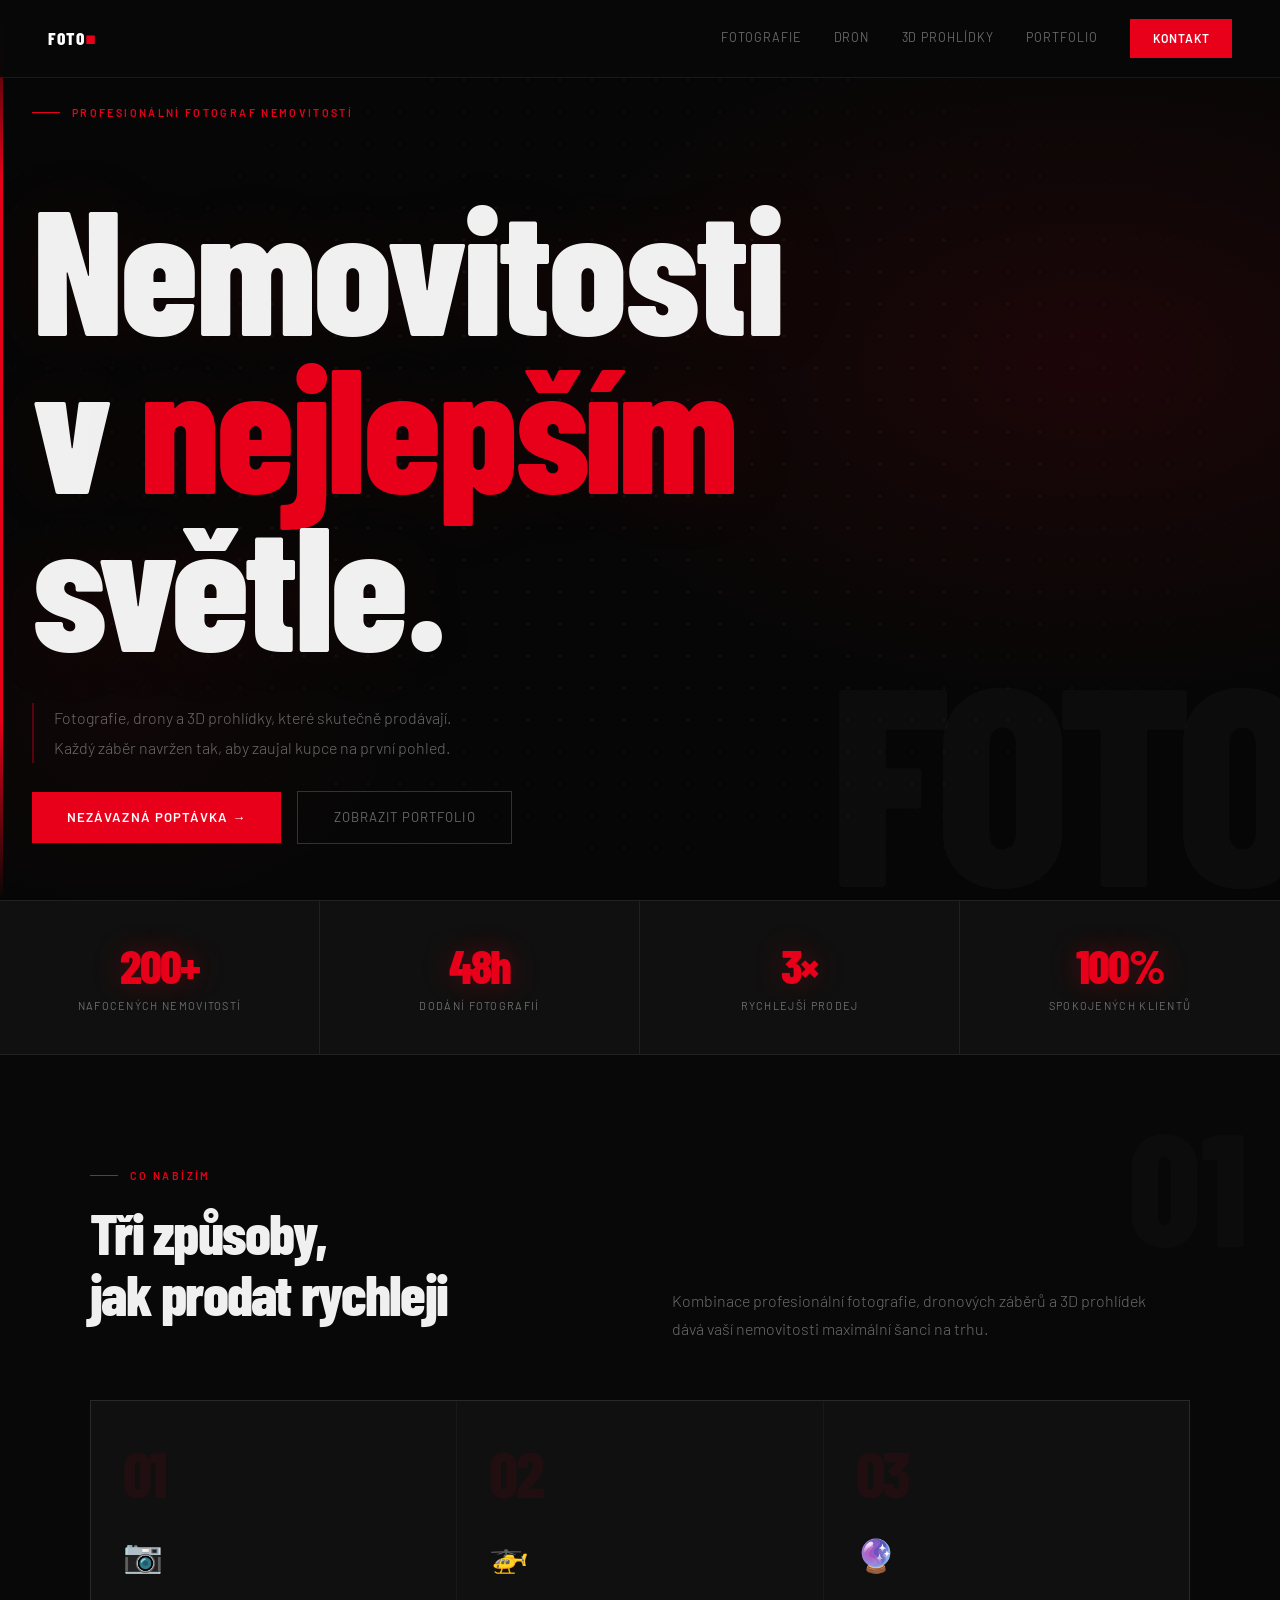
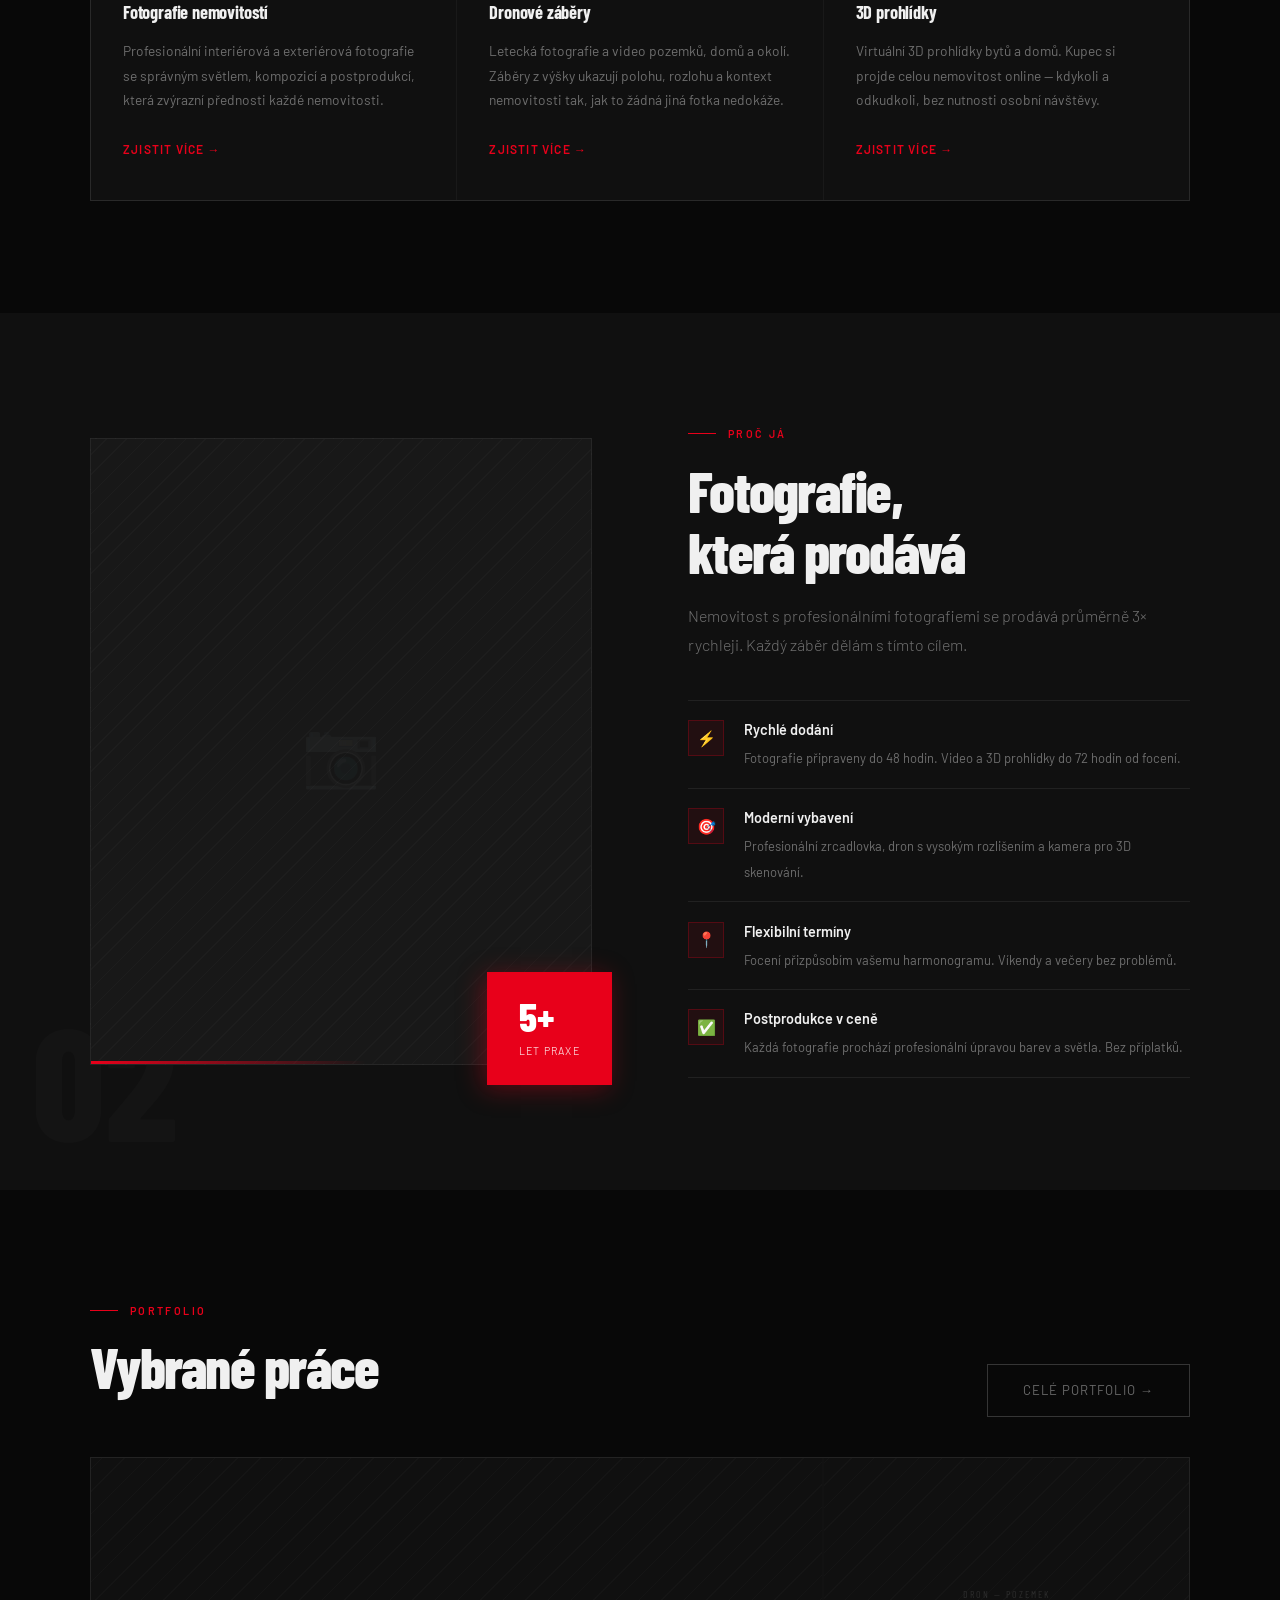
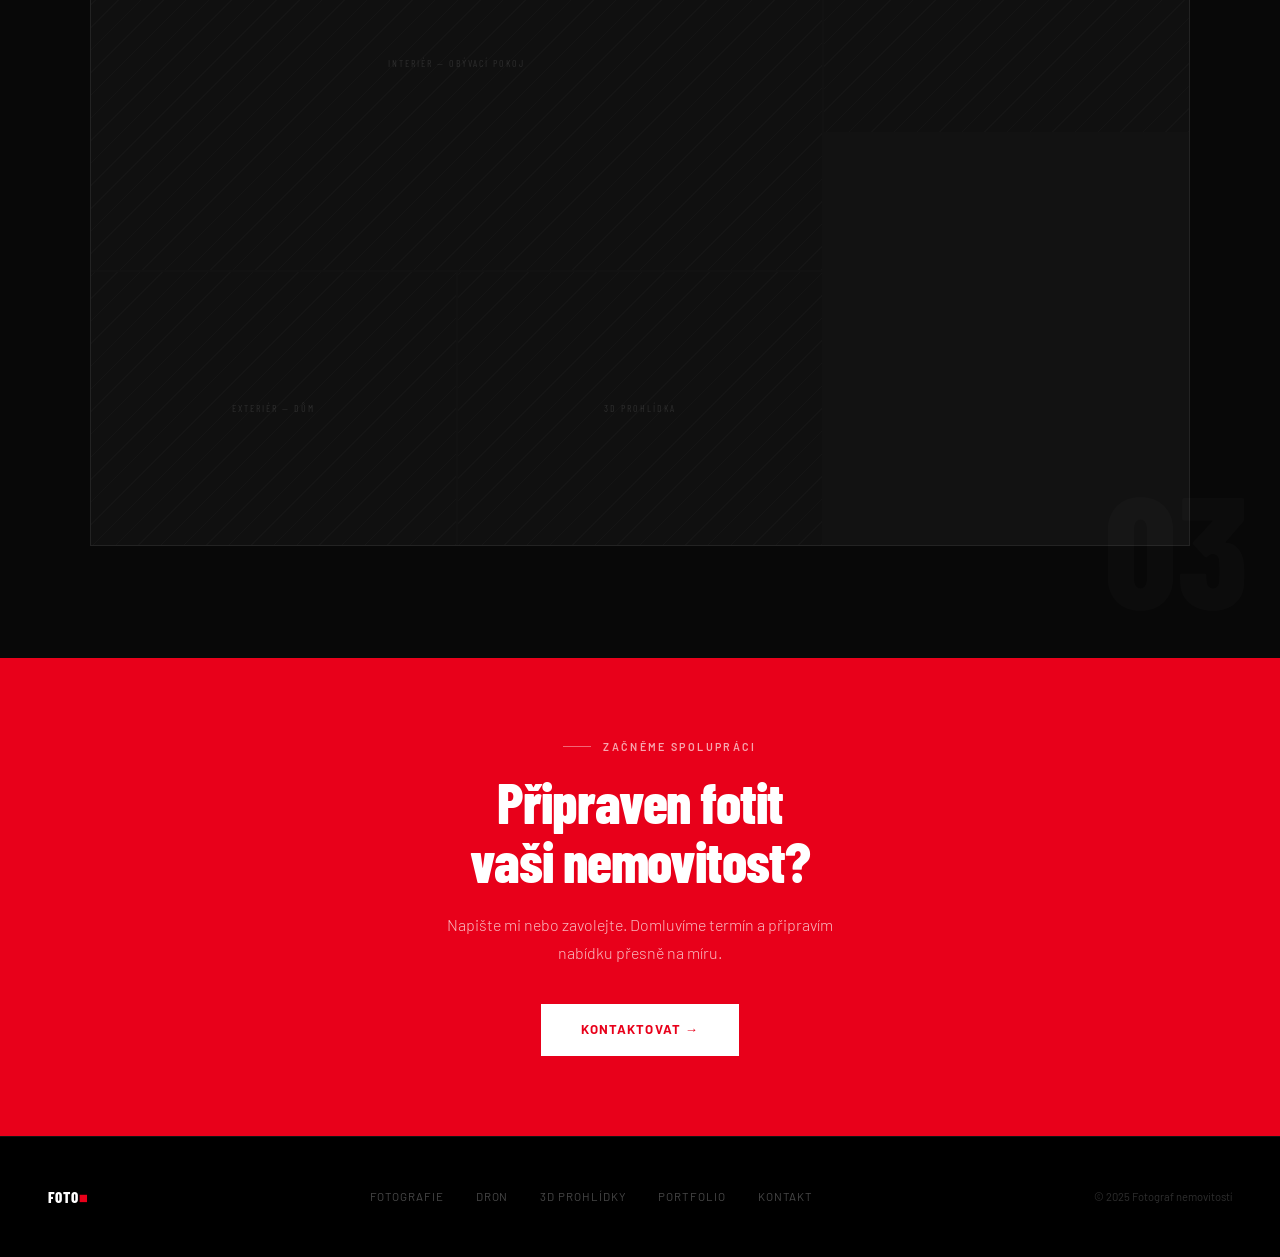
<file: index.html>
<!DOCTYPE html>
<html lang="cs">
<head>
  <meta charset="UTF-8"/>
  <meta name="viewport" content="width=device-width, initial-scale=1.0"/>
  <title>Fotograf nemovitostí — Fotografie, Dron, 3D prohlídky</title>
  <link href="https://fonts.googleapis.com/css2?family=Barlow+Condensed:wght@600;700;800&family=Barlow:ital,wght@0,300;0,400;0,500;1,300&display=swap" rel="stylesheet"/>
  <link rel="stylesheet" href="style.css"/>
  <style>
    /* ── HERO ── */
    .hero {
      min-height: 100vh;
      display: flex; flex-direction: column;
      padding: 0;
      position: relative; overflow: hidden;
      background: #060606;
    }
    /* red glow */
    .hero::before {
      content: '';
      position: absolute; inset: 0; z-index: 0;
      background:
        radial-gradient(ellipse 70% 60% at 85% 40%, rgba(232,0,26,0.10) 0%, transparent 65%),
        radial-gradient(ellipse 40% 40% at 10% 80%, rgba(232,0,26,0.04) 0%, transparent 60%);
    }
    /* dot grid */
    .hero::after {
      content: '';
      position: absolute; inset: 0; z-index: 0;
      background-image: radial-gradient(rgba(255,255,255,0.06) 1px, transparent 1px);
      background-size: 32px 32px;
      mask-image: radial-gradient(ellipse 80% 80% at 50% 50%, black 30%, transparent 100%);
    }
    .hero-watermark {
      position: absolute; right: -1rem; bottom: -1rem; z-index: 0;
      font-family: 'Barlow Condensed', sans-serif;
      font-size: clamp(8rem, 22vw, 18rem);
      font-weight: 800; line-height: 1;
      color: rgba(255,255,255,0.025);
      letter-spacing: -0.05em;
      user-select: none; pointer-events: none;
    }
    .hero-line {
      position: absolute; left: 0; top: 0; bottom: 0;
      width: 3px; background: linear-gradient(to bottom, transparent, var(--red) 20%, var(--red) 80%, transparent);
      z-index: 1;
    }
    .hero-inner {
      flex: 1;
      display: flex; flex-direction: column; justify-content: space-between;
      padding: 6.5rem 2rem 3.5rem;
      position: relative; z-index: 2;
    }
    .hero-label {
      font-size: 0.67rem; font-weight: 600; letter-spacing: 0.22em;
      text-transform: uppercase; color: var(--red);
      margin-bottom: 1.5rem;
      display: flex; align-items: center; gap: 0.75rem;
    }
    .hero-label::before {
      content: ''; display: block;
      width: 28px; height: 1px; background: var(--red);
    }
    .hero h1 {
      font-family: 'Barlow Condensed', sans-serif;
      font-size: clamp(4rem, 14vw, 11rem);
      font-weight: 800; line-height: 0.9;
      letter-spacing: -0.02em; margin: 0;
      text-shadow: 0 0 80px rgba(232,0,26,0.08);
    }
    .hero h1 .accent { color: var(--red); }
    .hero-sub {
      font-size: 1rem; color: var(--muted); font-weight: 300;
      max-width: 460px; line-height: 1.85; margin-bottom: 1.75rem;
      border-left: 2px solid rgba(232,0,26,0.35);
      padding-left: 1.25rem;
    }
    .hero-actions { display: flex; gap: 1rem; flex-wrap: wrap; align-items: center; }
    .hero-inner > * { animation: fadeUp 0.6s ease both; }
    .hero-inner > *:nth-child(1) { animation-delay: 0.05s; }
    .hero-inner > *:nth-child(2) { animation-delay: 0.18s; }
    .hero-inner > *:nth-child(3) { animation-delay: 0.34s; }

    /* ── STATS ── */
    .stats {
      background: var(--surface);
      border-top: 1px solid var(--border);
      border-bottom: 1px solid var(--border);
      display: grid; grid-template-columns: repeat(4, 1fr);
    }
    .stat-item {
      padding: 2.5rem 2rem; text-align: center;
      border-right: 1px solid var(--border);
      position: relative; overflow: hidden;
      transition: background 0.25s;
    }
    .stat-item:hover { background: var(--surface2); }
    .stat-item:last-child { border-right: none; }
    .stat-num {
      font-family: 'Barlow Condensed', sans-serif;
      font-size: 3rem; font-weight: 800;
      color: var(--red); display: block; letter-spacing: -0.04em;
      line-height: 1;
      text-shadow: 0 0 30px rgba(232,0,26,0.3);
    }
    .stat-label {
      font-size: 0.68rem; color: var(--muted);
      letter-spacing: 0.12em; text-transform: uppercase;
      margin-top: 0.5rem; display: block;
    }

    /* ── SERVICES ── */
    .services {
      background: var(--bg);
      position: relative; overflow: hidden;
    }
    .services::before {
      content: '01';
      position: absolute; right: 2rem; top: 3rem;
      font-family: 'Barlow Condensed', sans-serif; font-size: 10rem; font-weight: 800;
      color: rgba(255,255,255,0.02); line-height: 1;
      pointer-events: none; user-select: none;
    }
    .services-intro {
      display: grid; grid-template-columns: 1fr 1fr;
      gap: 4rem; align-items: end; margin-bottom: 3.5rem;
    }
    .services-grid {
      display: grid; grid-template-columns: repeat(3, 1fr);
      border: 1px solid var(--border);
      gap: 1px; background: var(--border);
    }
    .service-card {
      background: var(--surface);
      padding: 2.5rem 2rem;
      transition: background 0.3s, transform 0.3s;
      position: relative; overflow: hidden;
    }
    .service-card::before {
      content: ''; position: absolute;
      inset: 0;
      background: linear-gradient(135deg, rgba(232,0,26,0.04) 0%, transparent 60%);
      opacity: 0; transition: opacity 0.3s;
    }
    .service-card::after {
      content: ''; position: absolute;
      top: 0; left: 0; right: 0; height: 2px;
      background: var(--red);
      transform: scaleX(0); transform-origin: left;
      transition: transform 0.35s;
    }
    .service-card:hover { background: var(--surface2); }
    .service-card:hover::before { opacity: 1; }
    .service-card:hover::after { transform: scaleX(1); }
    .service-num {
      font-family: 'Barlow Condensed', sans-serif; font-size: 4rem; font-weight: 800;
      color: rgba(232,0,26,0.08); line-height: 1; margin-bottom: 1.5rem;
      display: block; letter-spacing: -0.04em;
      transition: color 0.3s;
    }
    .service-card:hover .service-num { color: rgba(232,0,26,0.15); }
    .service-icon { font-size: 2rem; display: block; margin-bottom: 1.1rem; }
    .service-title {
      font-family: 'Barlow Condensed', sans-serif;
      font-size: 1.15rem; font-weight: 700; margin-bottom: 0.75rem;
      letter-spacing: -0.01em;
    }
    .service-desc { font-size: 0.86rem; color: var(--muted); line-height: 1.75; }
    .service-link {
      display: inline-flex; align-items: center; gap: 0.5rem;
      margin-top: 1.75rem; font-size: 0.75rem;
      color: var(--red); text-decoration: none;
      letter-spacing: 0.1em; text-transform: uppercase; font-weight: 600;
      transition: gap 0.2s;
    }
    .service-link:hover { gap: 1rem; }

    /* ── WHY ── */
    .why {
      background: var(--surface);
      position: relative; overflow: hidden;
    }
    .why::before {
      content: '02';
      position: absolute; left: 2rem; bottom: 2rem;
      font-family: 'Barlow Condensed', sans-serif; font-size: 10rem; font-weight: 800;
      color: rgba(255,255,255,0.02); line-height: 1;
      pointer-events: none; user-select: none;
    }
    .why-grid {
      display: grid; grid-template-columns: 1fr 1fr;
      gap: 6rem; align-items: center;
    }
    .why-img {
      aspect-ratio: 4/5;
      position: relative;
      background: var(--surface2);
      border: 1px solid rgba(255,255,255,0.06);
      display: flex; align-items: center; justify-content: center;
      overflow: hidden;
      background-image:
        repeating-linear-gradient(-45deg,
          rgba(255,255,255,0.025) 0px, rgba(255,255,255,0.025) 1px,
          transparent 1px, transparent 14px);
    }
    .why-img-ph {
      font-family: 'Barlow Condensed', sans-serif; font-size: 4rem;
      color: rgba(255,255,255,0.04); position: relative; z-index: 1;
    }
    .why-img::after {
      content: '';
      position: absolute; bottom: 0; left: 0;
      width: 55%; height: 3px;
      background: linear-gradient(90deg, var(--red), transparent);
    }
    .why-badge {
      position: absolute; bottom: -1.25rem; right: -1.25rem;
      background: var(--red); padding: 1.5rem 2rem;
      box-shadow: -4px 4px 24px rgba(232,0,26,0.35);
    }
    .why-badge strong {
      display: block; font-family: 'Barlow Condensed', sans-serif;
      font-size: 2.5rem; font-weight: 800; color: white; line-height: 1;
    }
    .why-badge span {
      font-size: 0.66rem; color: rgba(255,255,255,0.8);
      letter-spacing: 0.12em; text-transform: uppercase;
    }
    .why-points { display: flex; flex-direction: column; margin-top: 2.5rem; }
    .why-point {
      display: flex; gap: 1.25rem; align-items: flex-start;
      padding: 1.1rem 0; border-bottom: 1px solid var(--border);
      transition: padding-left 0.25s;
    }
    .why-point:hover { padding-left: 0.5rem; }
    .why-point:first-child { border-top: 1px solid var(--border); }
    .why-icon {
      width: 36px; height: 36px; flex-shrink: 0;
      background: rgba(232,0,26,0.08); border: 1px solid rgba(232,0,26,0.25);
      display: flex; align-items: center; justify-content: center;
      font-size: 0.95rem; margin-top: 2px;
    }
    .why-point strong { display: block; font-size: 0.9rem; font-weight: 600; margin-bottom: 3px; }
    .why-point span { font-size: 0.81rem; color: var(--muted); line-height: 1.65; }

    /* ── PORTFOLIO PREVIEW ── */
    .portfolio-preview {
      background: var(--bg);
      position: relative; overflow: hidden;
    }
    .portfolio-preview::before {
      content: '03';
      position: absolute; right: 2rem; bottom: 2rem;
      font-family: 'Barlow Condensed', sans-serif; font-size: 10rem; font-weight: 800;
      color: rgba(255,255,255,0.02); line-height: 1;
      pointer-events: none; user-select: none;
    }
    .pp-header {
      display: flex; align-items: flex-end; justify-content: space-between;
      flex-wrap: wrap; gap: 1rem; margin-bottom: 2.5rem;
    }
    .pp-grid {
      display: grid;
      grid-template-columns: repeat(3, 1fr);
      grid-template-rows: auto auto;
      gap: 2px; background: rgba(255,255,255,0.04);
      border: 1px solid var(--border);
    }
    .pp-item {
      aspect-ratio: 4/3;
      position: relative; overflow: hidden;
      display: flex; align-items: center; justify-content: center;
      cursor: pointer;
      background: var(--surface);
      background-image:
        repeating-linear-gradient(-45deg,
          rgba(255,255,255,0.02) 0px, rgba(255,255,255,0.02) 1px,
          transparent 1px, transparent 16px);
    }
    .pp-item:first-child { grid-column: span 2; aspect-ratio: 16/9; }
    .pp-ph {
      font-family: 'Barlow Condensed', sans-serif; font-size: 0.62rem;
      letter-spacing: 0.2em; text-transform: uppercase;
      color: rgba(255,255,255,0.12);
    }
    .pp-overlay {
      position: absolute; inset: 0;
      background: linear-gradient(to top, rgba(0,0,0,0.7) 0%, transparent 60%);
      display: flex; align-items: flex-end; padding: 1.25rem;
      opacity: 0; transition: opacity 0.35s;
    }
    .pp-item:hover .pp-overlay { opacity: 1; }
    .pp-label {
      font-family: 'Barlow Condensed', sans-serif; font-size: 0.72rem;
      letter-spacing: 0.1em; text-transform: uppercase;
      color: white; font-weight: 600;
      transform: translateY(6px); transition: transform 0.35s;
    }
    .pp-item:hover .pp-label { transform: translateY(0); }

    @media (max-width: 1024px) and (min-width: 641px) {
      .hero-inner { padding: 6rem 2rem 3rem; }
      .services-intro { grid-template-columns: 1fr; gap: 1.5rem; }
      .services-grid { grid-template-columns: repeat(3, 1fr); }
      .why-grid { grid-template-columns: 1fr 1fr; gap: 3rem; }
      .pp-grid { grid-template-columns: repeat(2, 1fr); }
      .pp-item:first-child { grid-column: span 2; }
    }
    @media (max-width: 640px) {
      .hero-inner { padding: 6rem 1.25rem 2.5rem; }
      .hero h1 { font-size: clamp(3.5rem, 16vw, 6rem); }
      .hero-watermark { font-size: 5rem; }
      .stats { grid-template-columns: repeat(2, 1fr); }
      .stat-item { border-right: none; border-bottom: 1px solid var(--border); }
      .stat-item:nth-child(odd) { border-right: 1px solid var(--border); }
      .services-intro { grid-template-columns: 1fr; gap: 1.5rem; }
      .services-grid { grid-template-columns: 1fr; }
      .why-grid { grid-template-columns: 1fr; gap: 3.5rem; }
      .why-img { aspect-ratio: 3/2; }
      .pp-grid { grid-template-columns: 1fr 1fr; gap: 1px; }
      .pp-item:first-child { grid-column: span 2; aspect-ratio: 16/9; }
    }
  </style>
</head>
<body>

  <nav>
    <a href="index.html" class="nav-logo">FOTO<span>■</span></a>
    <button class="nav-toggle" aria-label="Menu"><span></span><span></span><span></span></button>
    <div class="nav-links">
      <a href="fotografie.html" class="nav-link">Fotografie</a>
      <a href="dron.html" class="nav-link">Dron</a>
      <a href="3d-prohlidky.html" class="nav-link">3D prohlídky</a>
      <a href="portfolio.html" class="nav-link">Portfolio</a>
      <a href="kontakt.html" class="nav-cta">Kontakt</a>
    </div>
  </nav>

  <!-- HERO -->
  <section class="hero">
    <div class="hero-line"></div>
    <div class="hero-watermark">FOTO</div>
    <div class="hero-inner">
      <div class="hero-label">Profesionální fotograf nemovitostí</div>
      <h1>Nemovitosti<br>v <span class="accent">nejlepším</span><br>světle.</h1>
      <div class="hero-bottom">
        <p class="hero-sub">Fotografie, drony a 3D prohlídky, které skutečně prodávají. Každý záběr navržen tak, aby zaujal kupce na první pohled.</p>
        <div class="hero-actions">
          <a href="kontakt.html" class="btn-red">Nezávazná poptávka →</a>
          <a href="portfolio.html" class="btn-outline">Zobrazit portfolio</a>
        </div>
      </div>
    </div>
  </section>

  <!-- STATS -->
  <div class="stats">
    <div class="stat-item">
      <span class="stat-num">200+</span>
      <span class="stat-label">Nafocených nemovitostí</span>
    </div>
    <div class="stat-item">
      <span class="stat-num">48h</span>
      <span class="stat-label">Dodání fotografií</span>
    </div>
    <div class="stat-item">
      <span class="stat-num">3×</span>
      <span class="stat-label">Rychlejší prodej</span>
    </div>
    <div class="stat-item">
      <span class="stat-num">100%</span>
      <span class="stat-label">Spokojených klientů</span>
    </div>
  </div>

  <!-- SERVICES -->
  <section class="services">
    <div class="container">
      <div class="services-intro">
        <div>
          <div class="section-label">Co nabízím</div>
          <h2 class="section-title">Tři způsoby,<br>jak prodat rychleji</h2>
        </div>
        <p class="section-lead">Kombinace profesionální fotografie, dronových záběrů a 3D prohlídek dává vaší nemovitosti maximální šanci na trhu.</p>
      </div>
      <div class="services-grid">
        <div class="service-card">
          <span class="service-num">01</span>
          <span class="service-icon">📷</span>
          <div class="service-title">Fotografie nemovitostí</div>
          <p class="service-desc">Profesionální interiérová a exteriérová fotografie se správným světlem, kompozicí a postprodukcí, která zvýrazní přednosti každé nemovitosti.</p>
          <a href="fotografie.html" class="service-link">Zjistit více →</a>
        </div>
        <div class="service-card">
          <span class="service-num">02</span>
          <span class="service-icon">🚁</span>
          <div class="service-title">Dronové záběry</div>
          <p class="service-desc">Letecká fotografie a video pozemků, domů a okolí. Záběry z výšky ukazují polohu, rozlohu a kontext nemovitosti tak, jak to žádná jiná fotka nedokáže.</p>
          <a href="dron.html" class="service-link">Zjistit více →</a>
        </div>
        <div class="service-card">
          <span class="service-num">03</span>
          <span class="service-icon">🔮</span>
          <div class="service-title">3D prohlídky</div>
          <p class="service-desc">Virtuální 3D prohlídky bytů a domů. Kupec si projde celou nemovitost online — kdykoli a odkudkoli, bez nutnosti osobní návštěvy.</p>
          <a href="3d-prohlidky.html" class="service-link">Zjistit více →</a>
        </div>
      </div>
    </div>
  </section>

  <!-- WHY ME -->
  <section class="why">
    <div class="container">
      <div class="why-grid">
        <div style="position:relative;">
          <div class="why-img">
            <span class="why-img-ph">📷</span>
          </div>
          <div class="why-badge">
            <strong>5+</strong>
            <span>let praxe</span>
          </div>
        </div>
        <div>
          <div class="section-label">Proč já</div>
          <h2 class="section-title">Fotografie,<br>která prodává</h2>
          <p class="section-lead">Nemovitost s profesionálními fotografiemi se prodává průměrně 3× rychleji. Každý záběr dělám s tímto cílem.</p>
          <div class="why-points">
            <div class="why-point">
              <div class="why-icon">⚡</div>
              <div>
                <strong>Rychlé dodání</strong>
                <span>Fotografie připraveny do 48 hodin. Video a 3D prohlídky do 72 hodin od focení.</span>
              </div>
            </div>
            <div class="why-point">
              <div class="why-icon">🎯</div>
              <div>
                <strong>Moderní vybavení</strong>
                <span>Profesionální zrcadlovka, dron s vysokým rozlišením a kamera pro 3D skenování.</span>
              </div>
            </div>
            <div class="why-point">
              <div class="why-icon">📍</div>
              <div>
                <strong>Flexibilní termíny</strong>
                <span>Focení přizpůsobím vašemu harmonogramu. Víkendy a večery bez problémů.</span>
              </div>
            </div>
            <div class="why-point">
              <div class="why-icon">✅</div>
              <div>
                <strong>Postprodukce v ceně</strong>
                <span>Každá fotografie prochází profesionální úpravou barev a světla. Bez příplatků.</span>
              </div>
            </div>
          </div>
        </div>
      </div>
    </div>
  </section>

  <!-- PORTFOLIO PREVIEW -->
  <section class="portfolio-preview">
    <div class="container">
      <div class="pp-header">
        <div>
          <div class="section-label">Portfolio</div>
          <h2 class="section-title">Vybrané práce</h2>
        </div>
        <a href="portfolio.html" class="btn-outline">Celé portfolio →</a>
      </div>
      <div class="pp-grid">
        <div class="pp-item">
          <span class="pp-ph">Interiér — obývací pokoj</span>
          <div class="pp-overlay"><span class="pp-label">Obývací pokoj — Praha</span></div>
        </div>
        <div class="pp-item">
          <span class="pp-ph">Dron — pozemek</span>
          <div class="pp-overlay"><span class="pp-label">Pozemek — Středočeský kraj</span></div>
        </div>
        <div class="pp-item">
          <span class="pp-ph">Exteriér — dům</span>
          <div class="pp-overlay"><span class="pp-label">Rodinný dům — Brno</span></div>
        </div>
        <div class="pp-item">
          <span class="pp-ph">3D prohlídka</span>
          <div class="pp-overlay"><span class="pp-label">Byt 3+kk — Praha 6</span></div>
        </div>
      </div>
    </div>
  </section>

  <!-- CTA -->
  <div class="cta-strip">
    <div class="section-label" style="justify-content:center; color:rgba(255,255,255,0.65);">
      <span style="width:28px;height:1px;background:rgba(255,255,255,0.4);display:block;"></span>
      Začněme spolupráci
    </div>
    <h2>Připraven fotit<br>vaši nemovitost?</h2>
    <p>Napište mi nebo zavolejte. Domluvíme termín a připravím nabídku přesně na míru.</p>
    <a href="kontakt.html" class="btn-white">Kontaktovat →</a>
  </div>

  <footer>
    <a href="index.html" class="footer-logo">FOTO<span>■</span></a>
    <div class="footer-links">
      <a href="fotografie.html" class="footer-link">Fotografie</a>
      <a href="dron.html" class="footer-link">Dron</a>
      <a href="3d-prohlidky.html" class="footer-link">3D prohlídky</a>
      <a href="portfolio.html" class="footer-link">Portfolio</a>
      <a href="kontakt.html" class="footer-link">Kontakt</a>
    </div>
    <span class="footer-copy">© 2025 Fotograf nemovitostí</span>
  </footer>

  <script src="nav.js"></script>
</body>
</html>
</file>
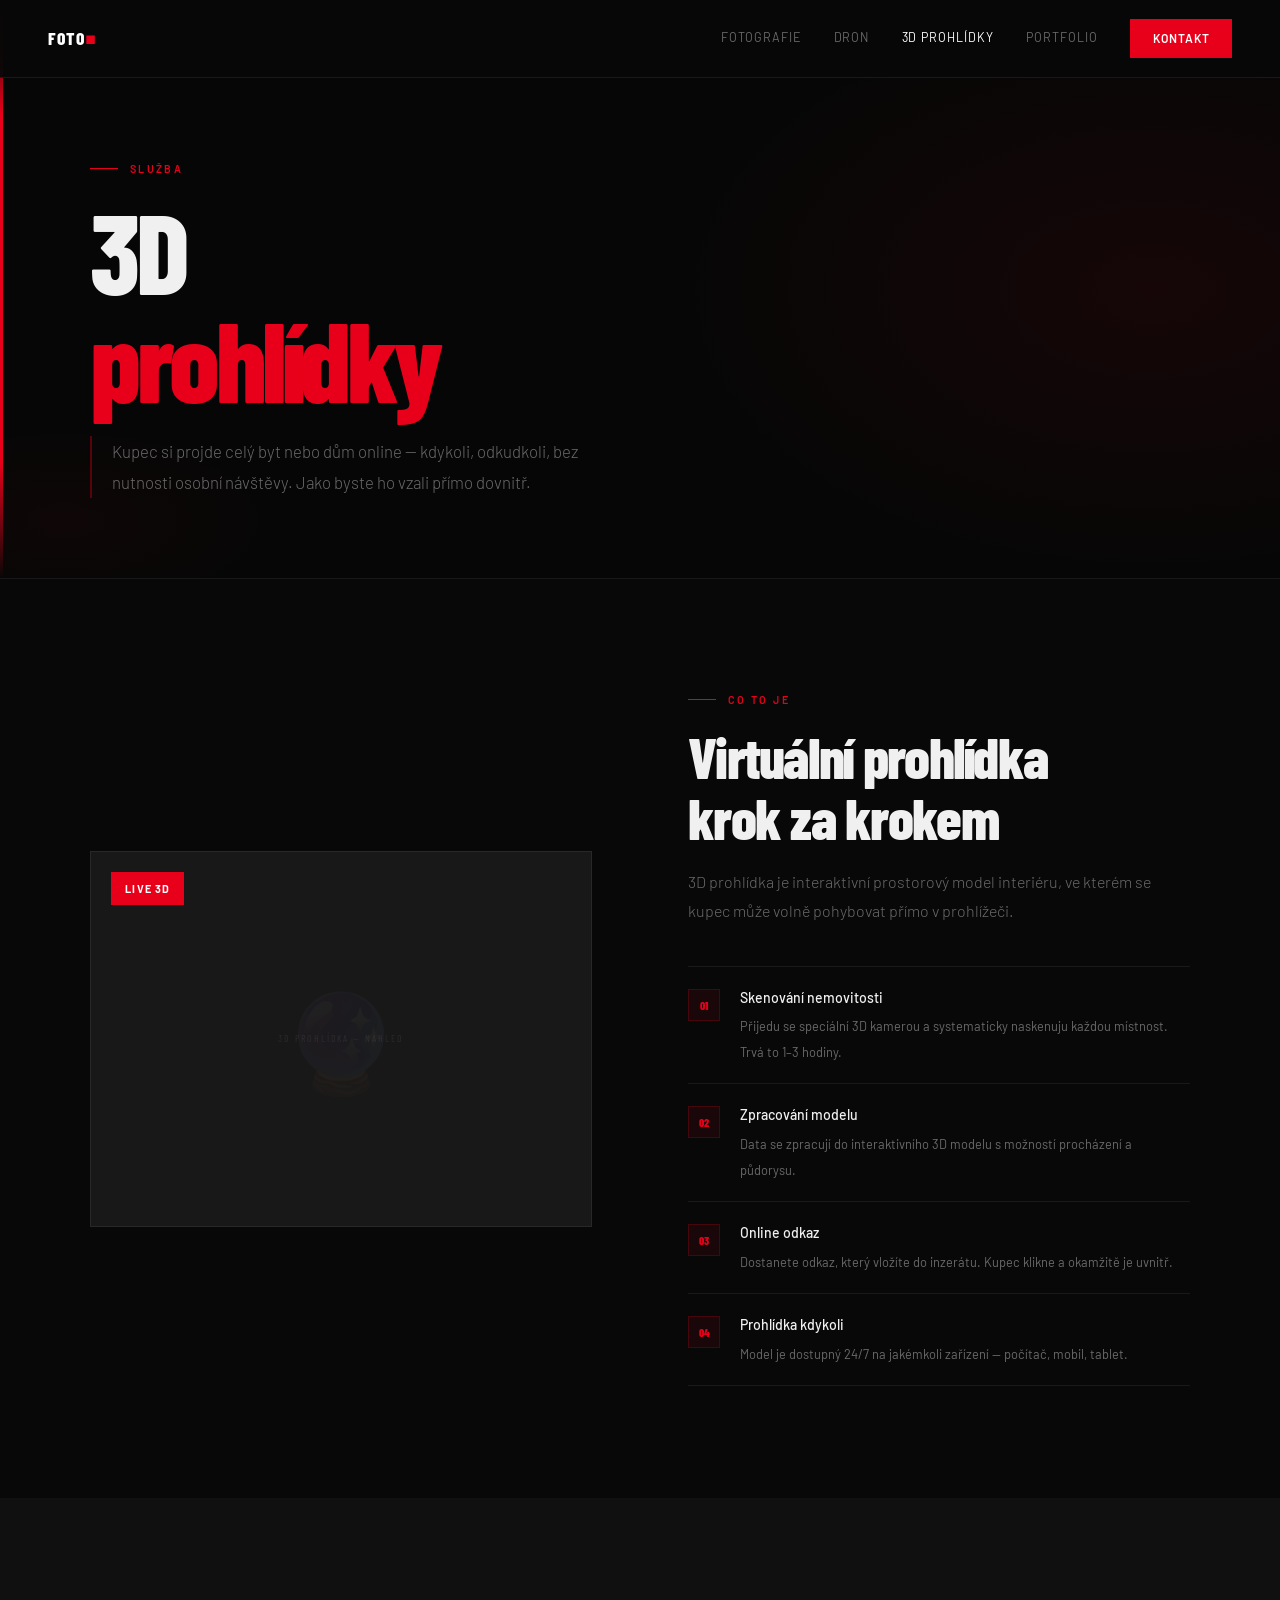
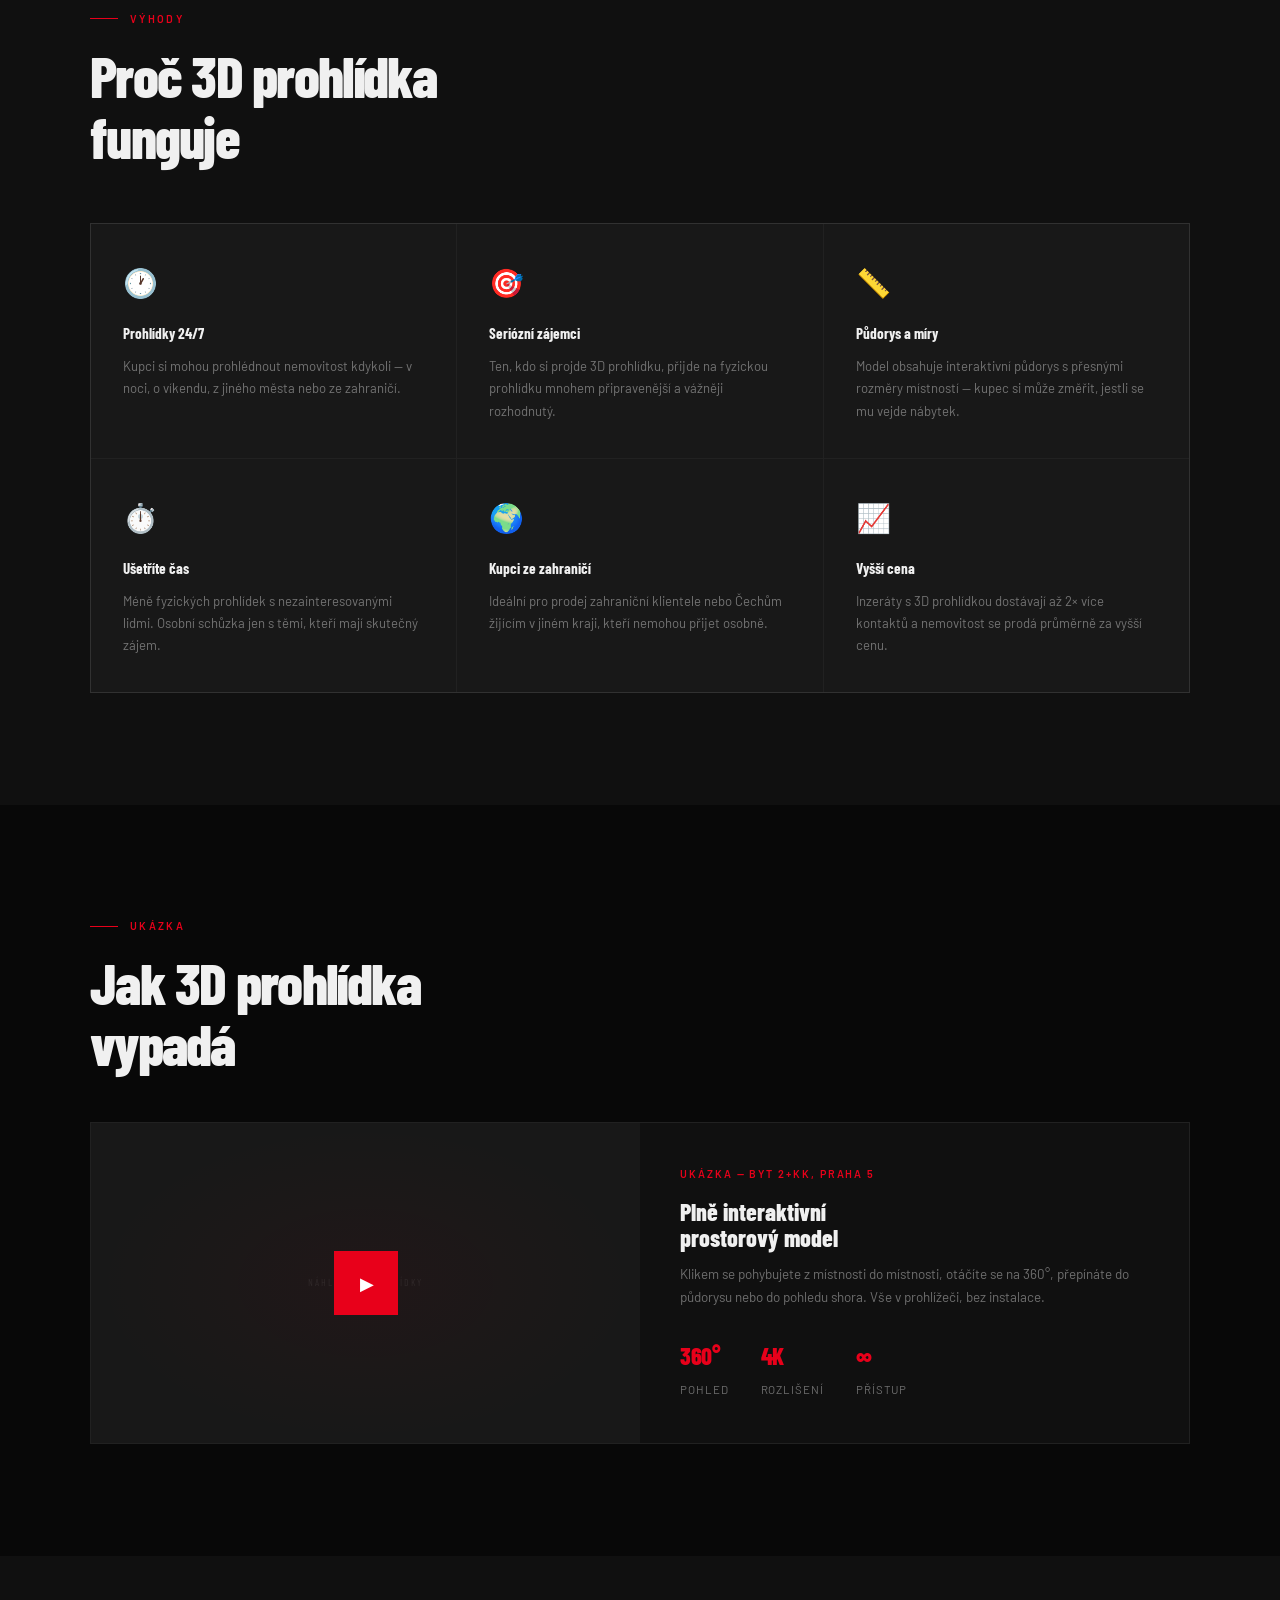
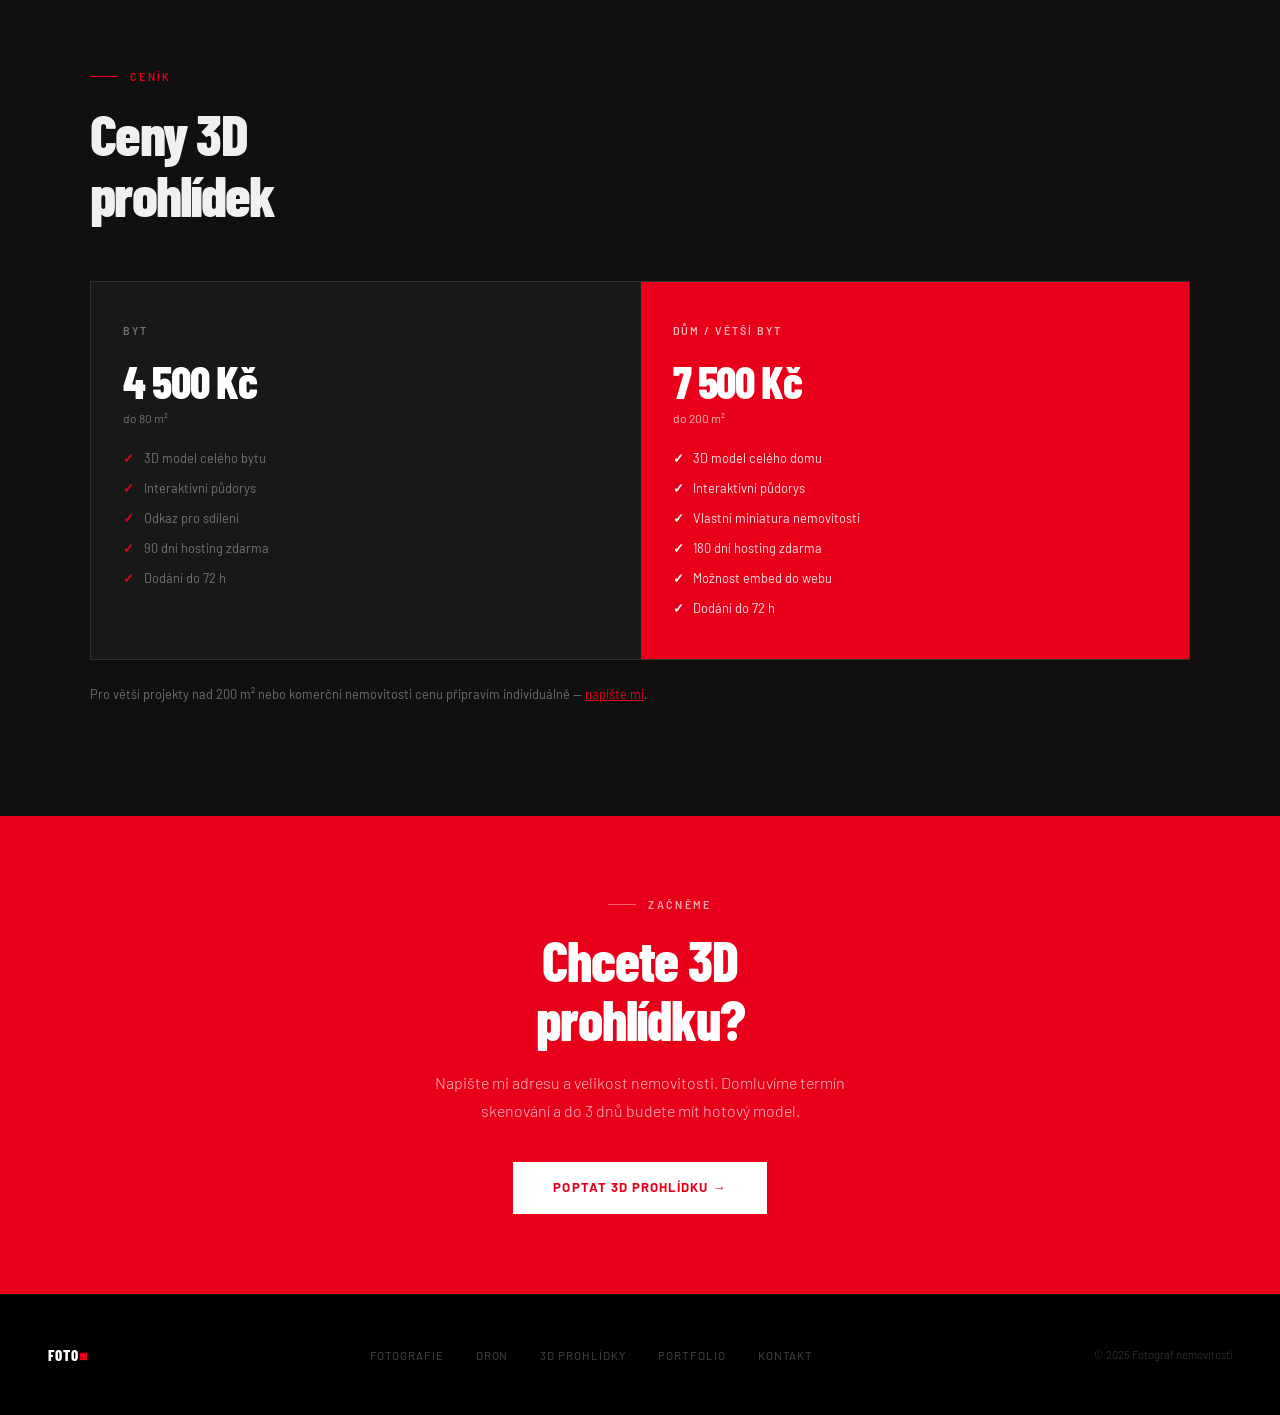
<file: 3d-prohlidky.html>
<!DOCTYPE html>
<html lang="cs">
<head>
  <meta charset="UTF-8"/>
  <meta name="viewport" content="width=device-width, initial-scale=1.0"/>
  <title>3D prohlídky bytů a domů — Virtuální prohlídka</title>
  <link href="https://fonts.googleapis.com/css2?family=Barlow+Condensed:wght@600;700;800&family=Barlow:ital,wght@0,300;0,400;0,500;1,300&display=swap" rel="stylesheet"/>
  <link rel="stylesheet" href="style.css"/>
  <style>
    /* ── HOW IT WORKS ── */
    .how { background: var(--bg); }
    .how-split {
      display: grid; grid-template-columns: 1fr 1fr;
      gap: 6rem; align-items: center;
    }
    .how-visual {
      background: var(--surface2);
      border: 1px solid var(--border);
      aspect-ratio: 4/3;
      position: relative;
      display: flex; align-items: center; justify-content: center;
      overflow: hidden;
    }
    .how-visual-ph {
      font-family: 'Barlow Condensed', sans-serif; font-size: 0.62rem;
      letter-spacing: 0.2em; text-transform: uppercase;
      color: rgba(255,255,255,0.08);
    }
    .how-visual::before {
      content: '🔮';
      position: absolute; font-size: 6rem; opacity: 0.04;
    }
    .how-visual-badge {
      position: absolute; top: 1.25rem; left: 1.25rem;
      background: var(--red); padding: 0.5rem 0.9rem;
      font-size: 0.68rem; font-weight: 700; letter-spacing: 0.1em;
      text-transform: uppercase; color: white;
    }
    .how-steps { display: flex; flex-direction: column; gap: 0; margin-top: 2.5rem; }
    .how-step {
      display: flex; gap: 1.25rem;
      padding: 1.25rem 0; border-bottom: 1px solid var(--border);
    }
    .how-step:first-child { border-top: 1px solid var(--border); }
    .how-step-num {
      font-family: 'Barlow Condensed', sans-serif; font-size: 0.72rem; font-weight: 800;
      color: var(--red); width: 32px; height: 32px; flex-shrink: 0;
      background: rgba(232,0,26,0.08); border: 1px solid rgba(232,0,26,0.22);
      display: flex; align-items: center; justify-content: center;
      margin-top: 2px;
    }
    .how-step strong { display: block; font-size: 0.88rem; font-weight: 500; margin-bottom: 3px; }
    .how-step span { font-size: 0.8rem; color: var(--muted); line-height: 1.6; }

    /* ── BENEFITS ── */
    .benefits { background: var(--surface); }
    .benefits-grid {
      display: grid; grid-template-columns: repeat(3, 1fr);
      gap: 1px; background: var(--border);
      border: 1px solid var(--border); margin-top: 3.5rem;
    }
    .benefit {
      background: var(--surface2); padding: 2.25rem 2rem;
      transition: background 0.25s;
    }
    .benefit:hover { background: #1c1c1c; }
    .benefit-ico { font-size: 1.75rem; display: block; margin-bottom: 1rem; }
    .benefit-title {
      font-family: 'Barlow Condensed', sans-serif; font-size: 0.95rem; font-weight: 700;
      margin-bottom: 0.6rem;
    }
    .benefit-desc { font-size: 0.82rem; color: var(--muted); line-height: 1.7; }

    /* ── DEMO SECTION ── */
    .demo { background: var(--bg); }
    .demo-box {
      background: var(--surface);
      border: 1px solid var(--border);
      margin-top: 3rem;
      display: grid; grid-template-columns: 1fr 1fr;
    }
    .demo-visual {
      background: var(--surface2);
      min-height: 320px;
      display: flex; align-items: center; justify-content: center;
      position: relative; overflow: hidden;
    }
    .demo-visual-ph {
      font-family: 'Barlow Condensed', sans-serif; font-size: 0.62rem;
      letter-spacing: 0.2em; text-transform: uppercase;
      color: rgba(255,255,255,0.08);
    }
    .demo-visual::before {
      content: '';
      position: absolute; inset: 0;
      background: radial-gradient(ellipse at center, rgba(232,0,26,0.04) 0%, transparent 70%);
    }
    .demo-play {
      position: absolute;
      width: 64px; height: 64px;
      background: var(--red);
      display: flex; align-items: center; justify-content: center;
      cursor: pointer; transition: background 0.2s;
    }
    .demo-play:hover { background: var(--red-dark); }
    .demo-play::after { content: '▶'; color: white; font-size: 1.1rem; margin-left: 3px; }
    .demo-info { padding: 2.5rem; display: flex; flex-direction: column; justify-content: center; }
    .demo-tag {
      font-size: 0.67rem; font-weight: 600; letter-spacing: 0.18em;
      text-transform: uppercase; color: var(--red); margin-bottom: 1rem;
    }
    .demo-title {
      font-family: 'Barlow Condensed', sans-serif; font-size: 1.5rem; font-weight: 800;
      margin-bottom: 0.75rem; line-height: 1.1;
    }
    .demo-desc { font-size: 0.84rem; color: var(--muted); line-height: 1.7; margin-bottom: 1.75rem; }
    .demo-stats { display: flex; gap: 2rem; }
    .demo-stat strong {
      display: block; font-family: 'Barlow Condensed', sans-serif;
      font-size: 1.5rem; font-weight: 800; color: var(--red); letter-spacing: -0.02em;
    }
    .demo-stat span { font-size: 0.72rem; color: var(--muted); letter-spacing: 0.08em; text-transform: uppercase; }

    /* ── PRICING ── */
    .pricing { background: var(--surface); }
    .pricing-cards {
      display: grid; grid-template-columns: repeat(2, 1fr);
      gap: 1px; background: var(--border);
      border: 1px solid var(--border); margin-top: 3.5rem;
    }
    .p-card {
      background: var(--surface2); padding: 2.5rem 2rem;
    }
    .p-card.featured { background: var(--red); }
    .p-name {
      font-size: 0.67rem; font-weight: 600; letter-spacing: 0.18em;
      text-transform: uppercase; color: var(--muted); display: block; margin-bottom: 1.25rem;
    }
    .p-card.featured .p-name { color: rgba(255,255,255,0.72); }
    .p-amount {
      font-family: 'Barlow Condensed', sans-serif; font-size: 2.8rem; font-weight: 800;
      color: white; line-height: 1; letter-spacing: -0.03em; display: block;
    }
    .p-unit {
      font-size: 0.75rem; color: var(--muted); display: block;
      margin-top: 0.3rem; margin-bottom: 1.25rem;
    }
    .p-card.featured .p-unit { color: rgba(255,255,255,0.72); }
    .p-list { list-style: none; display: flex; flex-direction: column; gap: 0.6rem; }
    .p-list li {
      font-size: 0.8rem; color: var(--muted);
      display: flex; align-items: center; gap: 0.6rem;
    }
    .p-list li::before { content: '✓'; color: var(--red); font-weight: 700; }
    .p-card.featured .p-list li { color: rgba(255,255,255,0.88); }
    .p-card.featured .p-list li::before { color: white; }

    @media (max-width: 1024px) and (min-width: 641px) {
      .how-split { grid-template-columns: 1fr 1fr; gap: 3rem; }
      .benefits-grid { grid-template-columns: 1fr 1fr; }
      .demo-box { grid-template-columns: 1fr 1fr; }
      .pricing-cards { grid-template-columns: 1fr 1fr; }
    }
    @media (max-width: 640px) {
      .how-split { grid-template-columns: 1fr; gap: 3rem; }
      .how-visual { display: none; }
      .benefits-grid { grid-template-columns: 1fr; }
      .demo-box { grid-template-columns: 1fr; }
      .demo-visual { min-height: 200px; }
      .pricing-cards { grid-template-columns: 1fr; }
    }
  </style>
</head>
<body>

  <nav>
    <a href="index.html" class="nav-logo">FOTO<span>■</span></a>
    <button class="nav-toggle" aria-label="Menu"><span></span><span></span><span></span></button>
    <div class="nav-links">
      <a href="fotografie.html" class="nav-link">Fotografie</a>
      <a href="dron.html" class="nav-link">Dron</a>
      <a href="3d-prohlidky.html" class="nav-link active">3D prohlídky</a>
      <a href="portfolio.html" class="nav-link">Portfolio</a>
      <a href="kontakt.html" class="nav-cta">Kontakt</a>
    </div>
  </nav>

  <!-- PAGE HERO -->
  <div class="page-hero">
    <div class="container">
      <div class="page-hero-label">Služba</div>
      <h1>3D<br><span>prohlídky</span></h1>
      <p>Kupec si projde celý byt nebo dům online — kdykoli, odkudkoli, bez nutnosti osobní návštěvy. Jako byste ho vzali přímo dovnitř.</p>
    </div>
  </div>

  <!-- HOW IT WORKS -->
  <section class="how">
    <div class="container">
      <div class="how-split">
        <div class="how-visual">
          <span class="how-visual-ph">3D prohlídka — náhled</span>
          <div class="how-visual-badge">LIVE 3D</div>
        </div>
        <div>
          <div class="section-label">Co to je</div>
          <h2 class="section-title">Virtuální prohlídka<br>krok za krokem</h2>
          <p class="section-lead">3D prohlídka je interaktivní prostorový model interiéru, ve kterém se kupec může volně pohybovat přímo v prohlížeči.</p>
          <div class="how-steps">
            <div class="how-step">
              <div class="how-step-num">01</div>
              <div>
                <strong>Skenování nemovitosti</strong>
                <span>Přijedu se speciální 3D kamerou a systematicky naskenuju každou místnost. Trvá to 1–3 hodiny.</span>
              </div>
            </div>
            <div class="how-step">
              <div class="how-step-num">02</div>
              <div>
                <strong>Zpracování modelu</strong>
                <span>Data se zpracují do interaktivního 3D modelu s možností procházení a půdorysu.</span>
              </div>
            </div>
            <div class="how-step">
              <div class="how-step-num">03</div>
              <div>
                <strong>Online odkaz</strong>
                <span>Dostanete odkaz, který vložíte do inzerátu. Kupec klikne a okamžitě je uvnitř.</span>
              </div>
            </div>
            <div class="how-step">
              <div class="how-step-num">04</div>
              <div>
                <strong>Prohlídka kdykoli</strong>
                <span>Model je dostupný 24/7 na jakémkoli zařízení — počítač, mobil, tablet.</span>
              </div>
            </div>
          </div>
        </div>
      </div>
    </div>
  </section>

  <!-- BENEFITS -->
  <section class="benefits">
    <div class="container">
      <div class="section-label">Výhody</div>
      <h2 class="section-title">Proč 3D prohlídka<br>funguje</h2>
      <div class="benefits-grid">
        <div class="benefit">
          <span class="benefit-ico">🕐</span>
          <div class="benefit-title">Prohlídky 24/7</div>
          <p class="benefit-desc">Kupci si mohou prohlédnout nemovitost kdykoli — v noci, o víkendu, z jiného města nebo ze zahraničí.</p>
        </div>
        <div class="benefit">
          <span class="benefit-ico">🎯</span>
          <div class="benefit-title">Seriózní zájemci</div>
          <p class="benefit-desc">Ten, kdo si projde 3D prohlídku, přijde na fyzickou prohlídku mnohem připravenější a vážněji rozhodnutý.</p>
        </div>
        <div class="benefit">
          <span class="benefit-ico">📏</span>
          <div class="benefit-title">Půdorys a míry</div>
          <p class="benefit-desc">Model obsahuje interaktivní půdorys s přesnými rozměry místností — kupec si může změřit, jestli se mu vejde nábytek.</p>
        </div>
        <div class="benefit">
          <span class="benefit-ico">⏱️</span>
          <div class="benefit-title">Ušetříte čas</div>
          <p class="benefit-desc">Méně fyzických prohlídek s nezainteresovanými lidmi. Osobní schůzka jen s těmi, kteří mají skutečný zájem.</p>
        </div>
        <div class="benefit">
          <span class="benefit-ico">🌍</span>
          <div class="benefit-title">Kupci ze zahraničí</div>
          <p class="benefit-desc">Ideální pro prodej zahraniční klientele nebo Čechům žijícím v jiném kraji, kteří nemohou přijet osobně.</p>
        </div>
        <div class="benefit">
          <span class="benefit-ico">📈</span>
          <div class="benefit-title">Vyšší cena</div>
          <p class="benefit-desc">Inzeráty s 3D prohlídkou dostávají až 2× více kontaktů a nemovitost se prodá průměrně za vyšší cenu.</p>
        </div>
      </div>
    </div>
  </section>

  <!-- DEMO -->
  <section class="demo">
    <div class="container">
      <div class="section-label">Ukázka</div>
      <h2 class="section-title">Jak 3D prohlídka<br>vypadá</h2>
      <div class="demo-box">
        <div class="demo-visual">
          <span class="demo-visual-ph">Náhled 3D prohlídky</span>
          <div class="demo-play"></div>
        </div>
        <div class="demo-info">
          <div class="demo-tag">Ukázka — Byt 2+kk, Praha 5</div>
          <div class="demo-title">Plně interaktivní<br>prostorový model</div>
          <p class="demo-desc">Klikem se pohybujete z místnosti do místnosti, otáčíte se na 360°, přepínáte do půdorysu nebo do pohledu shora. Vše v prohlížeči, bez instalace.</p>
          <div class="demo-stats">
            <div class="demo-stat">
              <strong>360°</strong>
              <span>pohled</span>
            </div>
            <div class="demo-stat">
              <strong>4K</strong>
              <span>rozlišení</span>
            </div>
            <div class="demo-stat">
              <strong>∞</strong>
              <span>přístup</span>
            </div>
          </div>
        </div>
      </div>
    </div>
  </section>

  <!-- PRICING -->
  <section class="pricing">
    <div class="container">
      <div class="section-label">Ceník</div>
      <h2 class="section-title">Ceny 3D<br>prohlídek</h2>
      <div class="pricing-cards">
        <div class="p-card">
          <span class="p-name">Byt</span>
          <span class="p-amount">4 500 Kč</span>
          <span class="p-unit">do 80 m²</span>
          <ul class="p-list">
            <li>3D model celého bytu</li>
            <li>Interaktivní půdorys</li>
            <li>Odkaz pro sdílení</li>
            <li>90 dní hosting zdarma</li>
            <li>Dodání do 72 h</li>
          </ul>
        </div>
        <div class="p-card featured">
          <span class="p-name">Dům / Větší byt</span>
          <span class="p-amount">7 500 Kč</span>
          <span class="p-unit">do 200 m²</span>
          <ul class="p-list">
            <li>3D model celého domu</li>
            <li>Interaktivní půdorys</li>
            <li>Vlastní miniatura nemovitosti</li>
            <li>180 dní hosting zdarma</li>
            <li>Možnost embed do webu</li>
            <li>Dodání do 72 h</li>
          </ul>
        </div>
      </div>
      <p style="margin-top:1.5rem; font-size:0.8rem; color:var(--muted);">Pro větší projekty nad 200 m² nebo komerční nemovitosti cenu připravím individuálně — <a href="kontakt.html" style="color:var(--red);">napište mi</a>.</p>
    </div>
  </section>

  <!-- CTA -->
  <div class="cta-strip">
    <div class="section-label" style="justify-content:center; color:rgba(255,255,255,0.65);">
      <span style="width:28px;height:1px;background:rgba(255,255,255,0.4);display:block;"></span>
      Začněme
    </div>
    <h2>Chcete 3D<br>prohlídku?</h2>
    <p>Napište mi adresu a velikost nemovitosti. Domluvíme termín skenování a do 3 dnů budete mít hotový model.</p>
    <a href="kontakt.html" class="btn-white">Poptat 3D prohlídku →</a>
  </div>

  <footer>
    <a href="index.html" class="footer-logo">FOTO<span>■</span></a>
    <div class="footer-links">
      <a href="fotografie.html" class="footer-link">Fotografie</a>
      <a href="dron.html" class="footer-link">Dron</a>
      <a href="3d-prohlidky.html" class="footer-link">3D prohlídky</a>
      <a href="portfolio.html" class="footer-link">Portfolio</a>
      <a href="kontakt.html" class="footer-link">Kontakt</a>
    </div>
    <span class="footer-copy">© 2025 Fotograf nemovitostí</span>
  </footer>

  <script src="nav.js"></script>
</body>
</html>
</file>
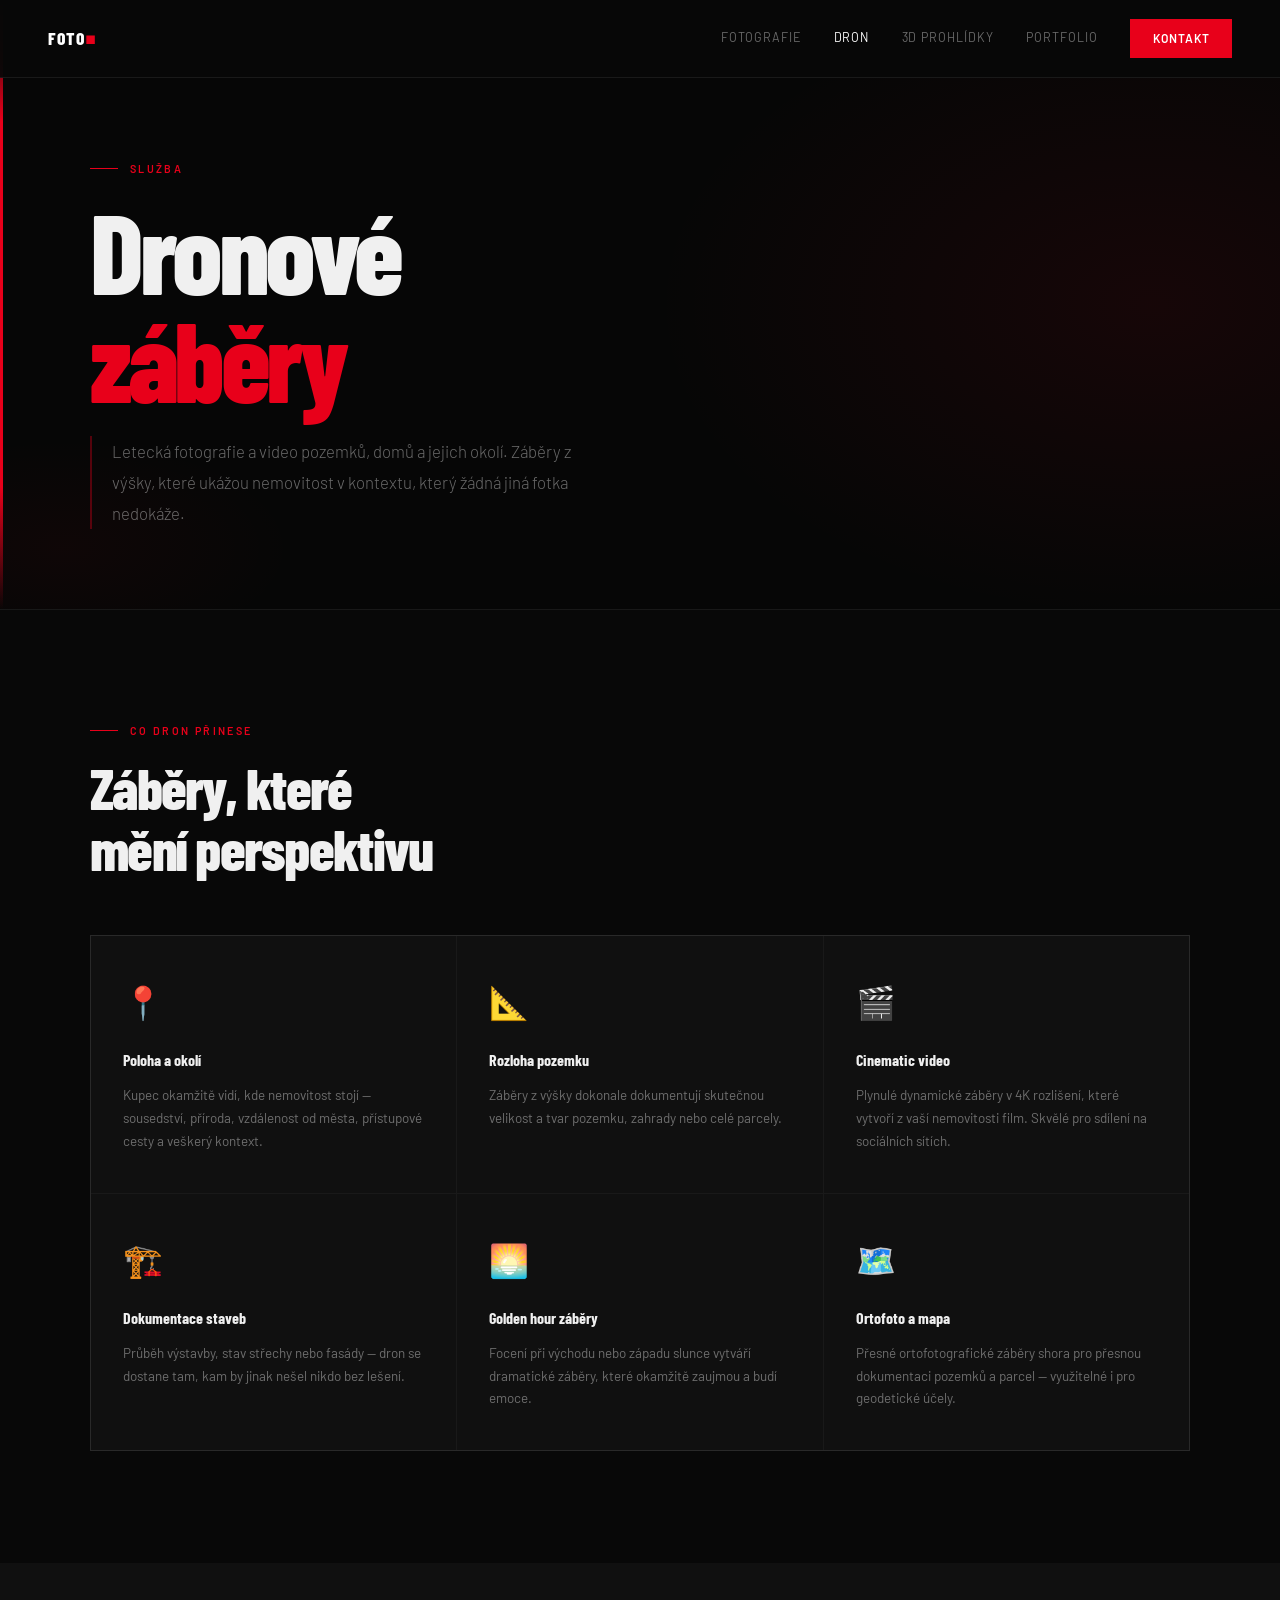
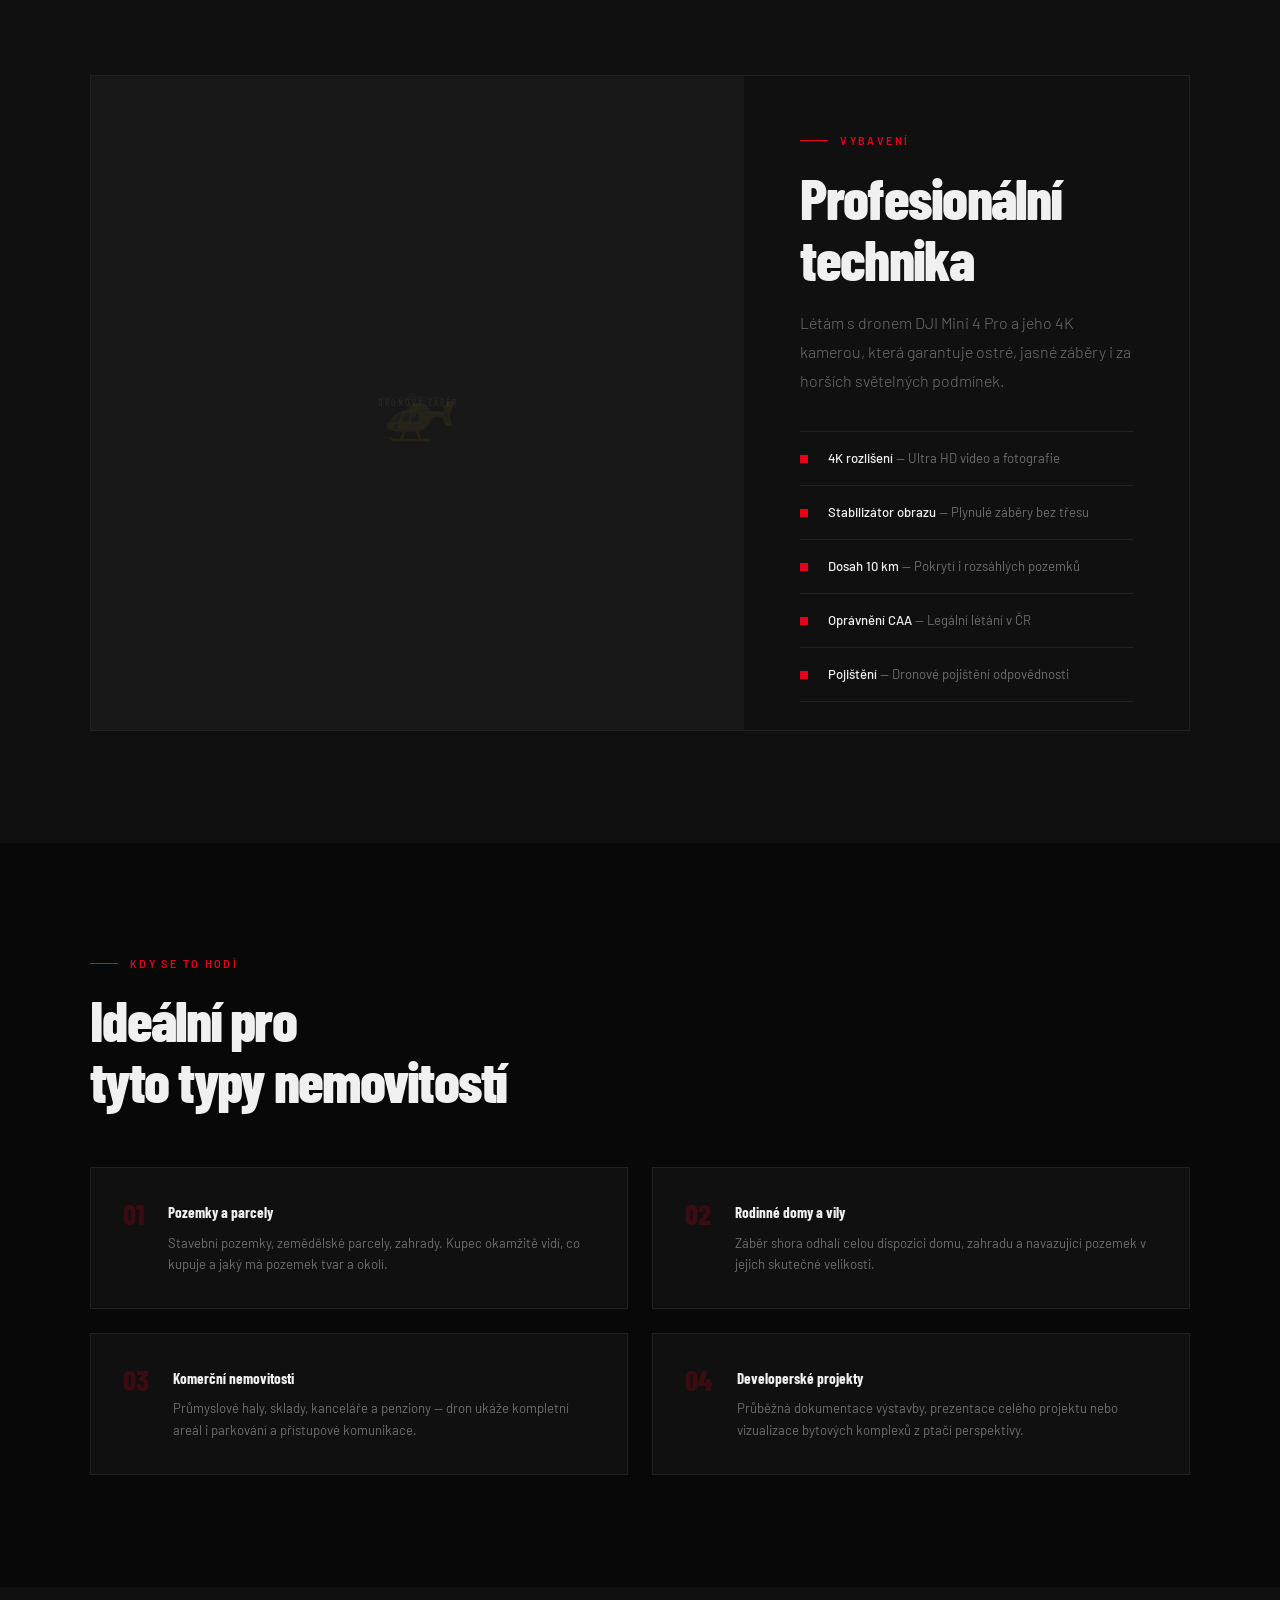
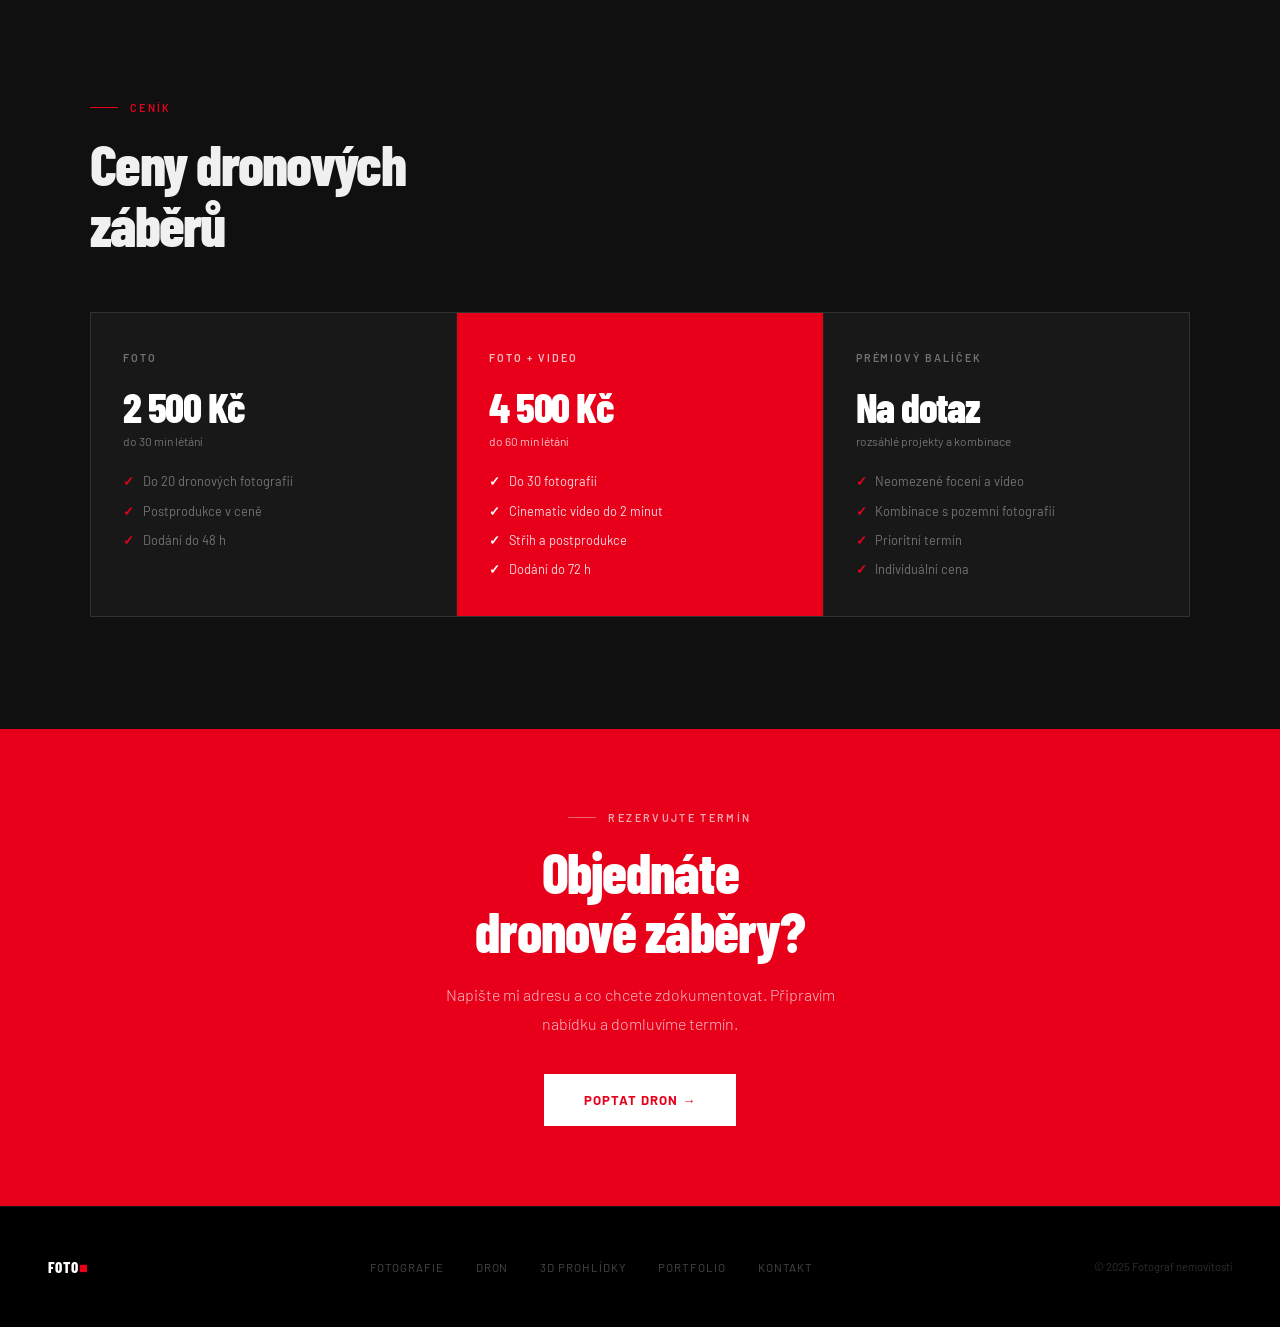
<file: dron.html>
<!DOCTYPE html>
<html lang="cs">
<head>
  <meta charset="UTF-8"/>
  <meta name="viewport" content="width=device-width, initial-scale=1.0"/>
  <title>Dronové záběry nemovitostí — Letecká fotografie a video</title>
  <link href="https://fonts.googleapis.com/css2?family=Barlow+Condensed:wght@600;700;800&family=Barlow:ital,wght@0,300;0,400;0,500;1,300&display=swap" rel="stylesheet"/>
  <link rel="stylesheet" href="style.css"/>
  <style>
    /* ── BENEFITS ── */
    .benefits { background: var(--bg); }
    .benefits-grid {
      display: grid; grid-template-columns: repeat(3, 1fr);
      gap: 1px; background: var(--border);
      border: 1px solid var(--border); margin-top: 3.5rem;
    }
    .benefit-card {
      background: var(--surface); padding: 2.5rem 2rem;
      transition: background 0.25s; position: relative; overflow: hidden;
    }
    .benefit-card::after {
      content: ''; position: absolute;
      bottom: 0; left: 0; right: 0; height: 2px;
      background: var(--red);
      transform: scaleX(0); transform-origin: left;
      transition: transform 0.3s;
    }
    .benefit-card:hover { background: var(--surface2); }
    .benefit-card:hover::after { transform: scaleX(1); }
    .benefit-icon { font-size: 2rem; display: block; margin-bottom: 1.25rem; }
    .benefit-title {
      font-family: 'Barlow Condensed', sans-serif;
      font-size: 1rem; font-weight: 700; margin-bottom: 0.7rem;
    }
    .benefit-desc { font-size: 0.84rem; color: var(--muted); line-height: 1.7; }

    /* ── VISUAL SPLIT ── */
    .visual-split { background: var(--surface); }
    .split-grid {
      display: grid; grid-template-columns: 1fr 1fr; gap: 0;
      border: 1px solid var(--border);
    }
    .split-left {
      background: var(--surface2);
      aspect-ratio: 1/1;
      display: flex; align-items: center; justify-content: center;
      position: relative;
    }
    .split-left-ph {
      font-family: 'Barlow Condensed', sans-serif; font-size: 0.62rem;
      letter-spacing: 0.2em; text-transform: uppercase;
      color: rgba(255,255,255,0.08);
    }
    .split-left::after {
      content: '🚁';
      position: absolute; top: 50%; left: 50%;
      transform: translate(-50%, -50%);
      font-size: 4rem; opacity: 0.06;
    }
    .split-right {
      padding: 3.5rem;
      display: flex; flex-direction: column; justify-content: center;
    }
    .tech-items { display: flex; flex-direction: column; gap: 0; margin-top: 2.25rem; }
    .tech-item {
      display: flex; align-items: center; gap: 1.25rem;
      padding: 1rem 0; border-bottom: 1px solid var(--border);
    }
    .tech-item:first-child { border-top: 1px solid var(--border); }
    .tech-dot {
      width: 8px; height: 8px; background: var(--red);
      flex-shrink: 0;
    }
    .tech-label { font-size: 0.82rem; color: var(--muted); }
    .tech-label strong { color: var(--text); font-weight: 500; }

    /* ── USE CASES ── */
    .use-cases { background: var(--bg); }
    .cases-grid {
      display: grid; grid-template-columns: repeat(2, 1fr);
      gap: 1.5rem; margin-top: 3.5rem;
    }
    .case-item {
      background: var(--surface);
      border: 1px solid var(--border); padding: 2rem;
      display: flex; gap: 1.5rem; align-items: flex-start;
      transition: border-color 0.25s;
    }
    .case-item:hover { border-color: rgba(232,0,26,0.35); }
    .case-num {
      font-family: 'Barlow Condensed', sans-serif; font-size: 1.8rem; font-weight: 800;
      color: rgba(232,0,26,0.2); line-height: 1; flex-shrink: 0;
    }
    .case-title {
      font-family: 'Barlow Condensed', sans-serif; font-size: 0.95rem; font-weight: 700;
      margin-bottom: 0.5rem;
    }
    .case-desc { font-size: 0.82rem; color: var(--muted); line-height: 1.65; }

    /* ── PRICING ── */
    .pricing { background: var(--surface); }
    .pricing-row {
      display: grid; grid-template-columns: repeat(3, 1fr);
      gap: 1px; background: var(--border);
      border: 1px solid var(--border); margin-top: 3.5rem;
    }
    .price-box {
      background: var(--surface2); padding: 2.25rem 2rem;
    }
    .price-box.featured { background: var(--red); }
    .price-box-name {
      font-size: 0.67rem; font-weight: 600; letter-spacing: 0.18em;
      text-transform: uppercase; color: var(--muted); margin-bottom: 1.25rem;
      display: block;
    }
    .price-box.featured .price-box-name { color: rgba(255,255,255,0.75); }
    .price-box-amount {
      font-family: 'Barlow Condensed', sans-serif; font-size: 2.6rem; font-weight: 800;
      color: white; line-height: 1; letter-spacing: -0.03em; display: block;
    }
    .price-box-unit {
      font-size: 0.75rem; color: var(--muted); display: block; margin-top: 0.3rem; margin-bottom: 1.25rem;
    }
    .price-box.featured .price-box-unit { color: rgba(255,255,255,0.75); }
    .price-box-list { list-style: none; display: flex; flex-direction: column; gap: 0.55rem; }
    .price-box-list li {
      font-size: 0.8rem; color: var(--muted);
      display: flex; align-items: center; gap: 0.55rem;
    }
    .price-box-list li::before { content: '✓'; color: var(--red); font-weight: 700; }
    .price-box.featured .price-box-list li { color: rgba(255,255,255,0.85); }
    .price-box.featured .price-box-list li::before { color: white; }

    @media (max-width: 1024px) and (min-width: 641px) {
      .benefits-grid { grid-template-columns: 1fr 1fr; }
      .split-grid { grid-template-columns: 1fr 1fr; }
      .cases-grid { grid-template-columns: 1fr 1fr; }
      .pricing-row { grid-template-columns: 1fr 1fr; }
      .price-box:last-child { grid-column: span 2; }
    }
    @media (max-width: 640px) {
      .benefits-grid { grid-template-columns: 1fr; }
      .split-grid { grid-template-columns: 1fr; }
      .split-left { display: none; }
      .split-right { padding: 2rem 1.25rem; }
      .cases-grid { grid-template-columns: 1fr; }
      .pricing-row { grid-template-columns: 1fr; }
    }
  </style>
</head>
<body>

  <nav>
    <a href="index.html" class="nav-logo">FOTO<span>■</span></a>
    <button class="nav-toggle" aria-label="Menu"><span></span><span></span><span></span></button>
    <div class="nav-links">
      <a href="fotografie.html" class="nav-link">Fotografie</a>
      <a href="dron.html" class="nav-link active">Dron</a>
      <a href="3d-prohlidky.html" class="nav-link">3D prohlídky</a>
      <a href="portfolio.html" class="nav-link">Portfolio</a>
      <a href="kontakt.html" class="nav-cta">Kontakt</a>
    </div>
  </nav>

  <!-- PAGE HERO -->
  <div class="page-hero">
    <div class="container">
      <div class="page-hero-label">Služba</div>
      <h1>Dronové<br><span>záběry</span></h1>
      <p>Letecká fotografie a video pozemků, domů a jejich okolí. Záběry z výšky, které ukážou nemovitost v kontextu, který žádná jiná fotka nedokáže.</p>
    </div>
  </div>

  <!-- BENEFITS -->
  <section class="benefits">
    <div class="container">
      <div class="section-label">Co dron přinese</div>
      <h2 class="section-title">Záběry, které<br>mění perspektivu</h2>
      <div class="benefits-grid">
        <div class="benefit-card">
          <span class="benefit-icon">📍</span>
          <div class="benefit-title">Poloha a okolí</div>
          <p class="benefit-desc">Kupec okamžitě vidí, kde nemovitost stojí — sousedství, příroda, vzdálenost od města, přístupové cesty a veškerý kontext.</p>
        </div>
        <div class="benefit-card">
          <span class="benefit-icon">📐</span>
          <div class="benefit-title">Rozloha pozemku</div>
          <p class="benefit-desc">Záběry z výšky dokonale dokumentují skutečnou velikost a tvar pozemku, zahrady nebo celé parcely.</p>
        </div>
        <div class="benefit-card">
          <span class="benefit-icon">🎬</span>
          <div class="benefit-title">Cinematic video</div>
          <p class="benefit-desc">Plynulé dynamické záběry v 4K rozlišení, které vytvoří z vaší nemovitosti film. Skvělé pro sdílení na sociálních sítích.</p>
        </div>
        <div class="benefit-card">
          <span class="benefit-icon">🏗️</span>
          <div class="benefit-title">Dokumentace staveb</div>
          <p class="benefit-desc">Průběh výstavby, stav střechy nebo fasády — dron se dostane tam, kam by jinak nešel nikdo bez lešení.</p>
        </div>
        <div class="benefit-card">
          <span class="benefit-icon">🌅</span>
          <div class="benefit-title">Golden hour záběry</div>
          <p class="benefit-desc">Focení při východu nebo západu slunce vytváří dramatické záběry, které okamžitě zaujmou a budí emoce.</p>
        </div>
        <div class="benefit-card">
          <span class="benefit-icon">🗺️</span>
          <div class="benefit-title">Ortofoto a mapa</div>
          <p class="benefit-desc">Přesné ortofotografické záběry shora pro přesnou dokumentaci pozemků a parcel — využitelné i pro geodetické účely.</p>
        </div>
      </div>
    </div>
  </section>

  <!-- VYBAVENÍ -->
  <section class="visual-split">
    <div class="container">
      <div class="split-grid">
        <div class="split-left">
          <span class="split-left-ph">Dronový záběr</span>
        </div>
        <div class="split-right">
          <div class="section-label">Vybavení</div>
          <h2 class="section-title">Profesionální<br>technika</h2>
          <p class="section-lead">Létám s dronem DJI Mini 4 Pro a jeho 4K kamerou, která garantuje ostré, jasné záběry i za horších světelných podmínek.</p>
          <div class="tech-items">
            <div class="tech-item">
              <div class="tech-dot"></div>
              <span class="tech-label"><strong>4K rozlišení</strong> — Ultra HD video a fotografie</span>
            </div>
            <div class="tech-item">
              <div class="tech-dot"></div>
              <span class="tech-label"><strong>Stabilizátor obrazu</strong> — Plynulé záběry bez třesu</span>
            </div>
            <div class="tech-item">
              <div class="tech-dot"></div>
              <span class="tech-label"><strong>Dosah 10 km</strong> — Pokrytí i rozsáhlých pozemků</span>
            </div>
            <div class="tech-item">
              <div class="tech-dot"></div>
              <span class="tech-label"><strong>Oprávnění CAA</strong> — Legální létání v ČR</span>
            </div>
            <div class="tech-item">
              <div class="tech-dot"></div>
              <span class="tech-label"><strong>Pojištění</strong> — Dronové pojištění odpovědnosti</span>
            </div>
          </div>
        </div>
      </div>
    </div>
  </section>

  <!-- USE CASES -->
  <section class="use-cases">
    <div class="container">
      <div class="section-label">Kdy se to hodí</div>
      <h2 class="section-title">Ideální pro<br>tyto typy nemovitostí</h2>
      <div class="cases-grid">
        <div class="case-item">
          <span class="case-num">01</span>
          <div>
            <div class="case-title">Pozemky a parcely</div>
            <p class="case-desc">Stavební pozemky, zemědělské parcely, zahrady. Kupec okamžitě vidí, co kupuje a jaký má pozemek tvar a okolí.</p>
          </div>
        </div>
        <div class="case-item">
          <span class="case-num">02</span>
          <div>
            <div class="case-title">Rodinné domy a vily</div>
            <p class="case-desc">Záběr shora odhalí celou dispozici domu, zahradu a navazující pozemek v jejich skutečné velikosti.</p>
          </div>
        </div>
        <div class="case-item">
          <span class="case-num">03</span>
          <div>
            <div class="case-title">Komerční nemovitosti</div>
            <p class="case-desc">Průmyslové haly, sklady, kanceláře a penziony — dron ukáže kompletní areál i parkování a přístupové komunikace.</p>
          </div>
        </div>
        <div class="case-item">
          <span class="case-num">04</span>
          <div>
            <div class="case-title">Developerské projekty</div>
            <p class="case-desc">Průběžná dokumentace výstavby, prezentace celého projektu nebo vizualizace bytových komplexů z ptačí perspektivy.</p>
          </div>
        </div>
      </div>
    </div>
  </section>

  <!-- PRICING -->
  <section class="pricing">
    <div class="container">
      <div class="section-label">Ceník</div>
      <h2 class="section-title">Ceny dronových<br>záběrů</h2>
      <div class="pricing-row">
        <div class="price-box">
          <span class="price-box-name">Foto</span>
          <span class="price-box-amount">2 500 Kč</span>
          <span class="price-box-unit">do 30 min létání</span>
          <ul class="price-box-list">
            <li>Do 20 dronových fotografií</li>
            <li>Postprodukce v ceně</li>
            <li>Dodání do 48 h</li>
          </ul>
        </div>
        <div class="price-box featured">
          <span class="price-box-name">Foto + Video</span>
          <span class="price-box-amount">4 500 Kč</span>
          <span class="price-box-unit">do 60 min létání</span>
          <ul class="price-box-list">
            <li>Do 30 fotografií</li>
            <li>Cinematic video do 2 minut</li>
            <li>Střih a postprodukce</li>
            <li>Dodání do 72 h</li>
          </ul>
        </div>
        <div class="price-box">
          <span class="price-box-name">Prémiový balíček</span>
          <span class="price-box-amount">Na dotaz</span>
          <span class="price-box-unit">rozsáhlé projekty a kombinace</span>
          <ul class="price-box-list">
            <li>Neomezené focení a video</li>
            <li>Kombinace s pozemní fotografií</li>
            <li>Prioritní termín</li>
            <li>Individuální cena</li>
          </ul>
        </div>
      </div>
    </div>
  </section>

  <!-- CTA -->
  <div class="cta-strip">
    <div class="section-label" style="justify-content:center; color:rgba(255,255,255,0.65);">
      <span style="width:28px;height:1px;background:rgba(255,255,255,0.4);display:block;"></span>
      Rezervujte termín
    </div>
    <h2>Objednáte<br>dronové záběry?</h2>
    <p>Napište mi adresu a co chcete zdokumentovat. Připravím nabídku a domluvíme termín.</p>
    <a href="kontakt.html" class="btn-white">Poptat dron →</a>
  </div>

  <footer>
    <a href="index.html" class="footer-logo">FOTO<span>■</span></a>
    <div class="footer-links">
      <a href="fotografie.html" class="footer-link">Fotografie</a>
      <a href="dron.html" class="footer-link">Dron</a>
      <a href="3d-prohlidky.html" class="footer-link">3D prohlídky</a>
      <a href="portfolio.html" class="footer-link">Portfolio</a>
      <a href="kontakt.html" class="footer-link">Kontakt</a>
    </div>
    <span class="footer-copy">© 2025 Fotograf nemovitostí</span>
  </footer>

  <script src="nav.js"></script>
</body>
</html>
</file>
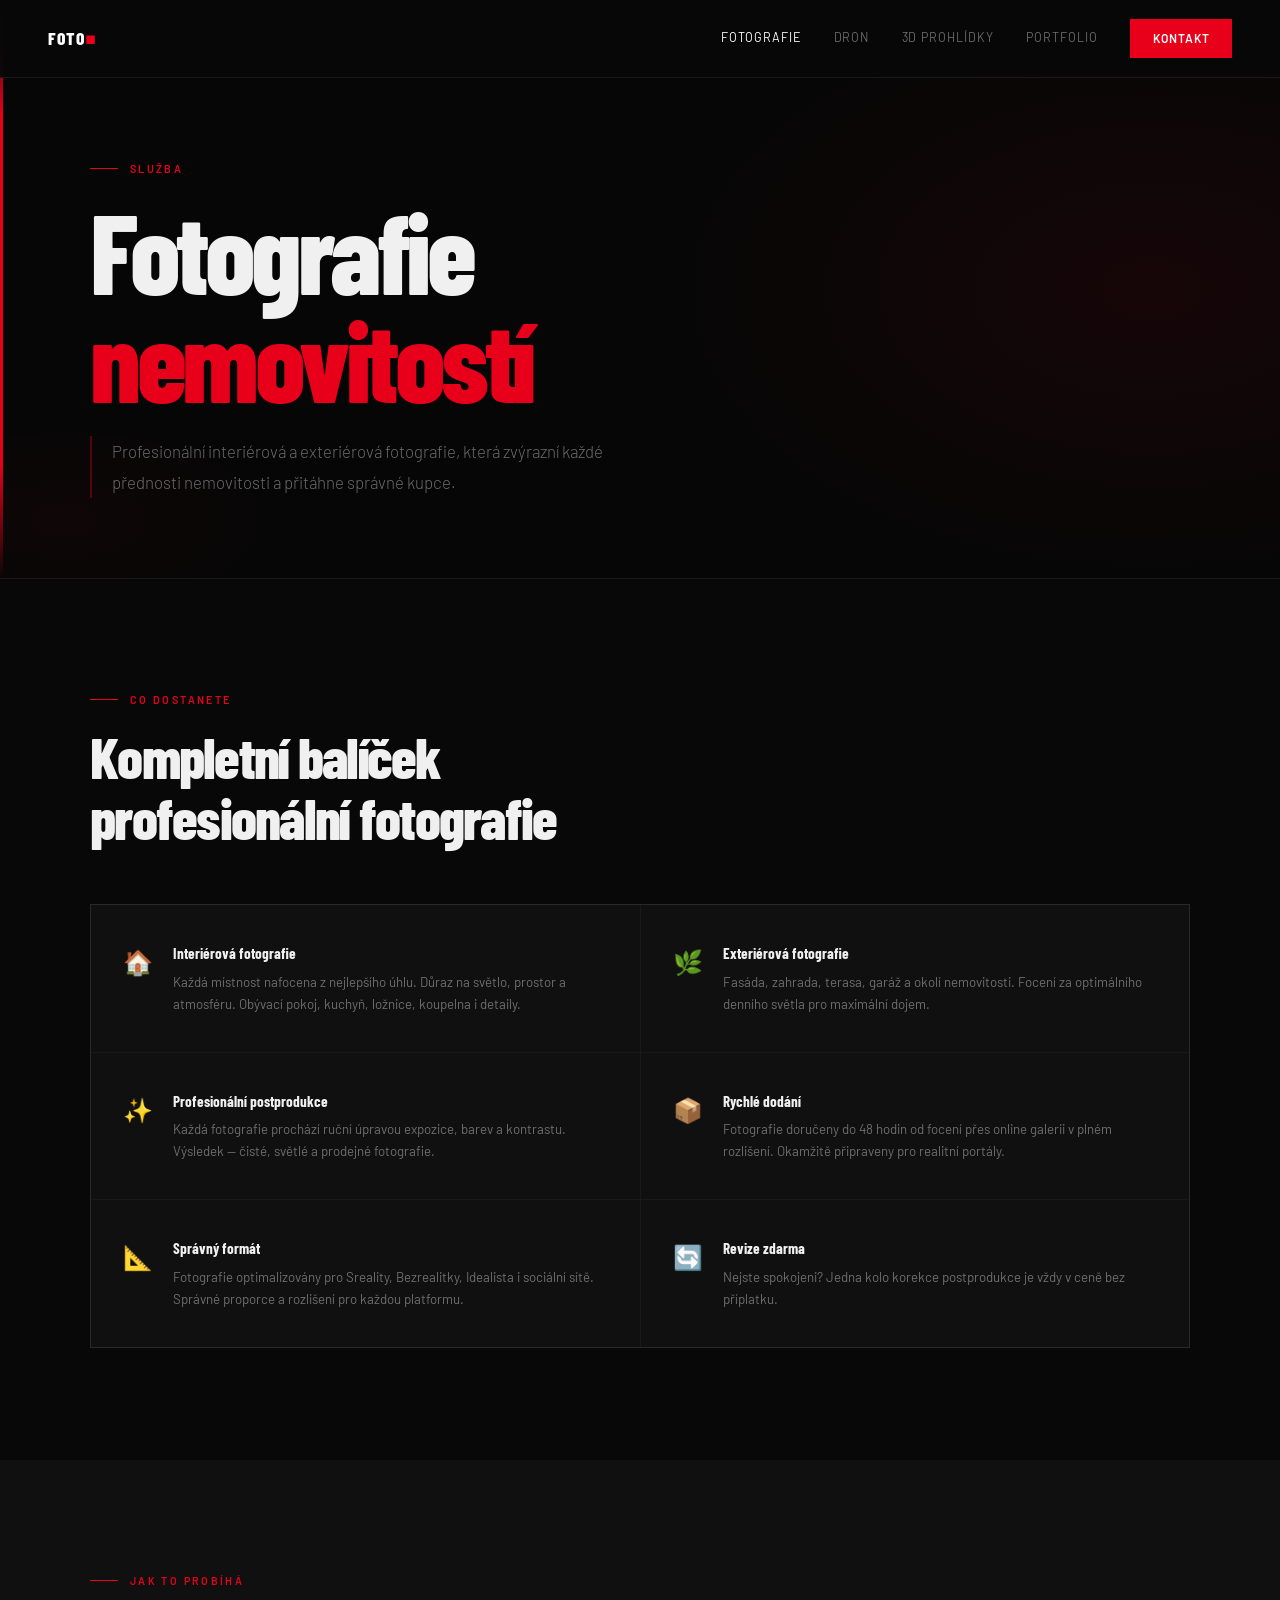
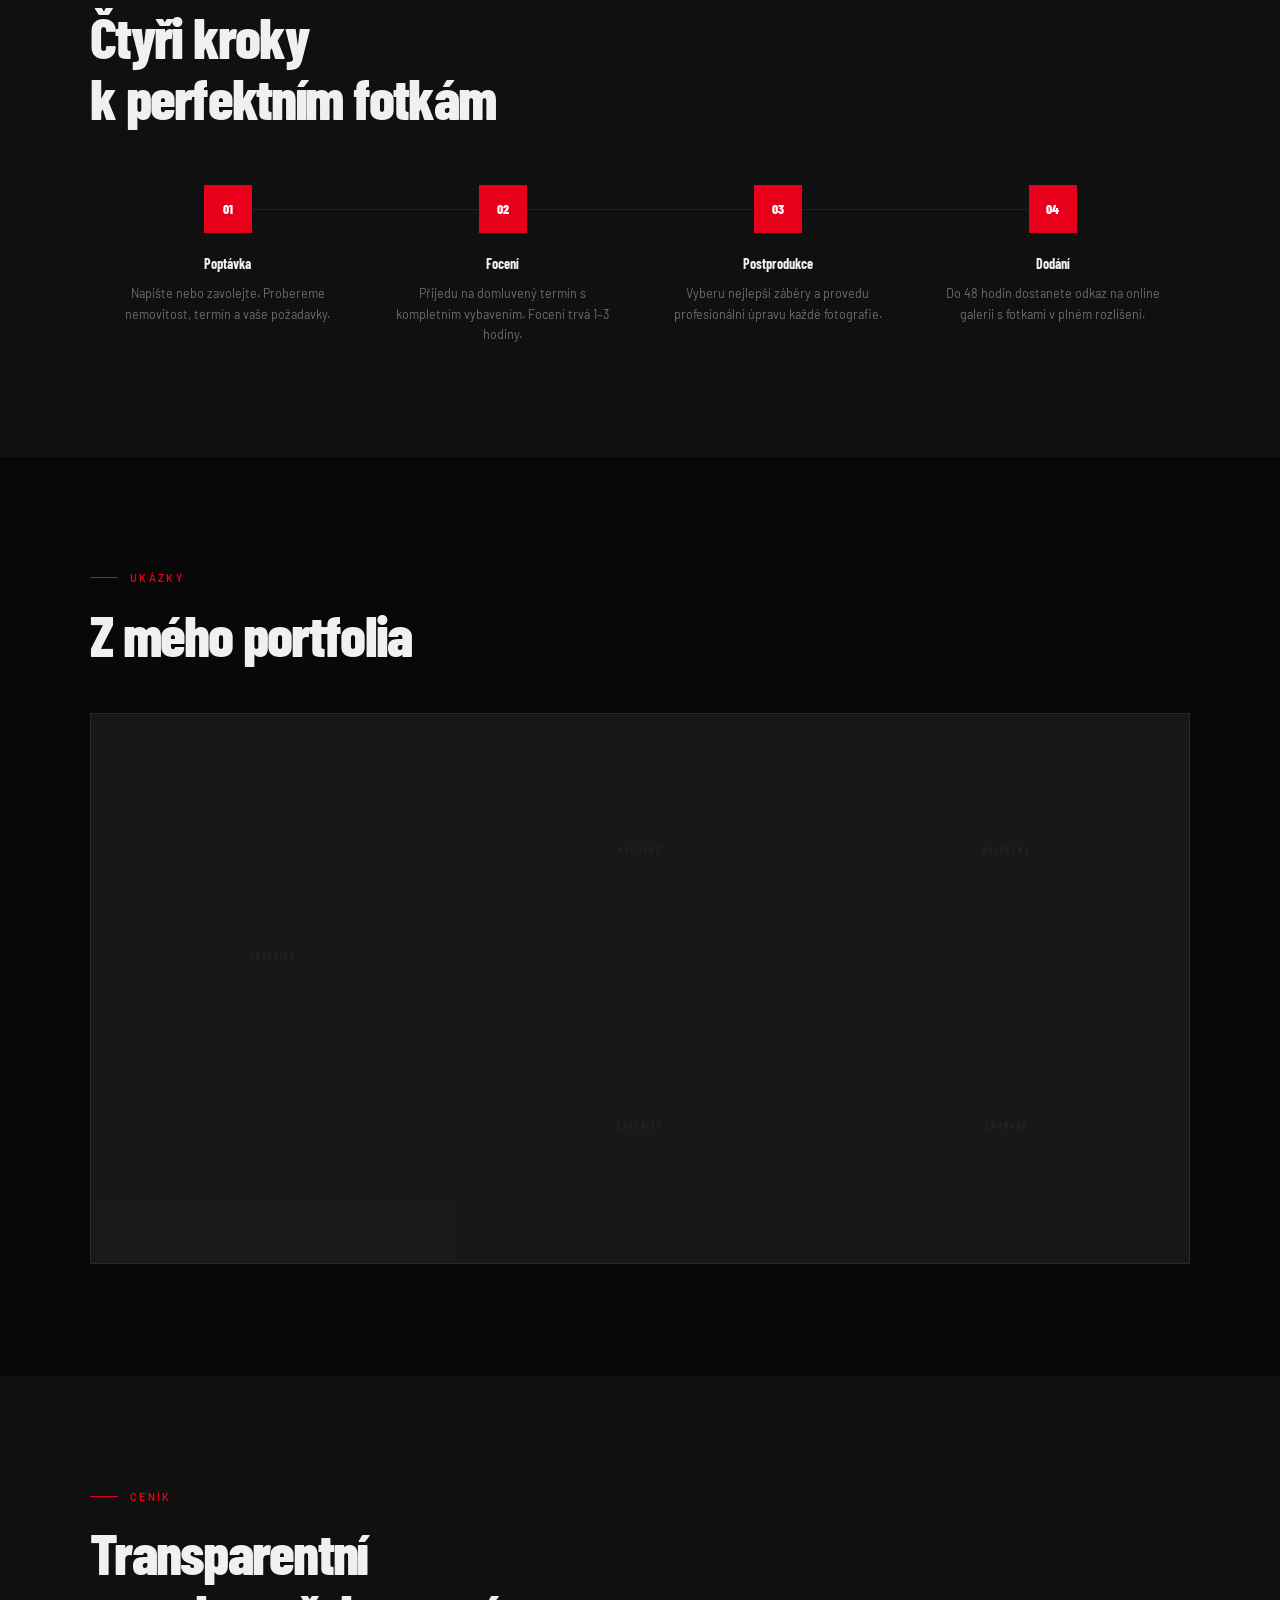
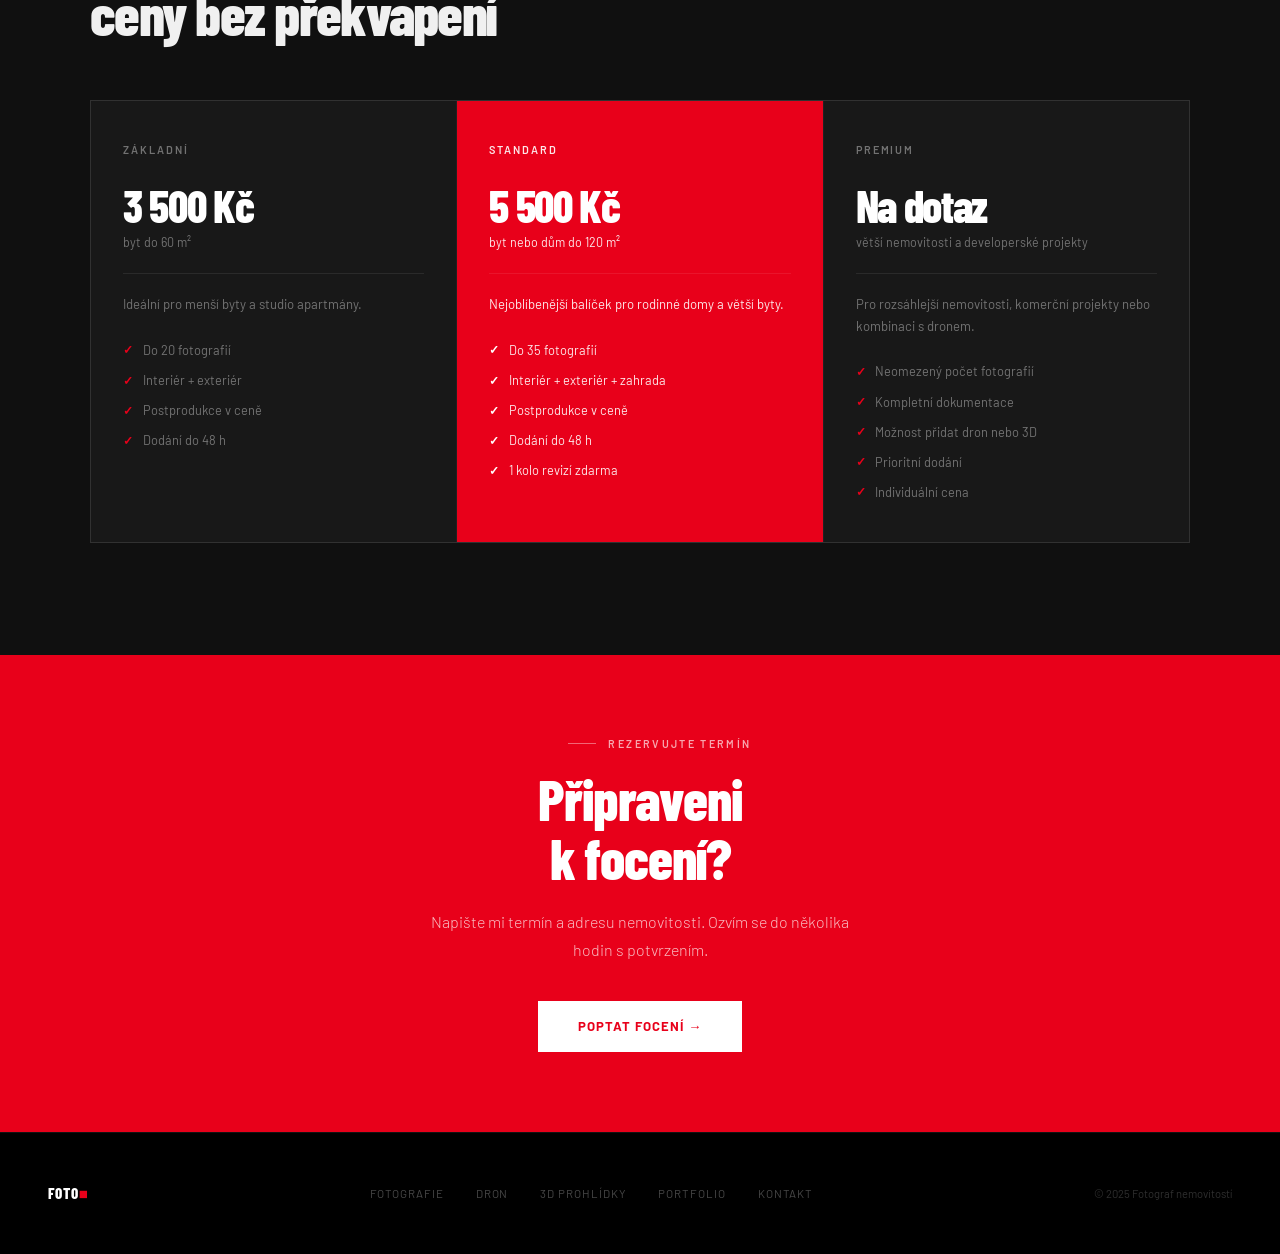
<file: fotografie.html>
<!DOCTYPE html>
<html lang="cs">
<head>
  <meta charset="UTF-8"/>
  <meta name="viewport" content="width=device-width, initial-scale=1.0"/>
  <title>Fotografie nemovitostí — Profesionální fotograf</title>
  <link href="https://fonts.googleapis.com/css2?family=Barlow+Condensed:wght@600;700;800&family=Barlow:ital,wght@0,300;0,400;0,500;1,300&display=swap" rel="stylesheet"/>
  <link rel="stylesheet" href="style.css"/>
  <style>
    /* ── WHAT'S INCLUDED ── */
    .included { background: var(--bg); }
    .included-grid {
      display: grid; grid-template-columns: repeat(2, 1fr);
      gap: 1px; background: var(--border);
      border: 1px solid var(--border); margin-top: 3.5rem;
    }
    .included-item {
      background: var(--surface); padding: 2.25rem 2rem;
      display: flex; gap: 1.25rem; align-items: flex-start;
      transition: background 0.25s;
    }
    .included-item:hover { background: var(--surface2); }
    .inc-icon {
      font-size: 1.5rem; flex-shrink: 0; margin-top: 2px;
    }
    .inc-title {
      font-family: 'Barlow Condensed', sans-serif;
      font-size: 0.95rem; font-weight: 700; margin-bottom: 0.4rem;
    }
    .inc-desc { font-size: 0.83rem; color: var(--muted); line-height: 1.65; }

    /* ── PROCESS ── */
    .process { background: var(--surface); }
    .process-steps {
      display: grid; grid-template-columns: repeat(4, 1fr);
      gap: 0; margin-top: 3.5rem;
      position: relative;
    }
    .process-steps::before {
      content: '';
      position: absolute; top: 24px; left: 12.5%; right: 12.5%;
      height: 1px; background: var(--border); z-index: 0;
    }
    .step {
      padding: 0 1.5rem; text-align: center;
      position: relative; z-index: 1;
    }
    .step-num {
      width: 48px; height: 48px; margin: 0 auto 1.25rem;
      background: var(--red); color: white;
      font-family: 'Barlow Condensed', sans-serif; font-size: 0.85rem; font-weight: 800;
      display: flex; align-items: center; justify-content: center;
    }
    .step-title {
      font-family: 'Barlow Condensed', sans-serif;
      font-size: 0.88rem; font-weight: 700; margin-bottom: 0.5rem;
    }
    .step-desc { font-size: 0.78rem; color: var(--muted); line-height: 1.65; }

    /* ── GALLERY ── */
    .gallery { background: var(--bg); }
    .gallery-grid {
      display: grid;
      grid-template-columns: repeat(3, 1fr);
      gap: 1px; background: var(--border);
      border: 1px solid var(--border);
      margin-top: 3rem;
    }
    .gallery-item {
      background: var(--surface2); aspect-ratio: 4/3;
      display: flex; align-items: center; justify-content: center;
      position: relative; overflow: hidden; cursor: pointer;
    }
    .gallery-item.tall { aspect-ratio: 3/4; grid-row: span 2; }
    .gallery-ph {
      font-family: 'Barlow Condensed', sans-serif; font-size: 0.6rem;
      letter-spacing: 0.2em; text-transform: uppercase;
      color: rgba(255,255,255,0.08);
    }
    .gallery-overlay {
      position: absolute; inset: 0;
      background: rgba(232,0,26,0);
      transition: background 0.3s;
    }
    .gallery-item:hover .gallery-overlay { background: rgba(232,0,26,0.14); }

    /* ── PRICING ── */
    .pricing { background: var(--surface); }
    .pricing-grid {
      display: grid; grid-template-columns: repeat(3, 1fr);
      gap: 1px; background: var(--border);
      border: 1px solid var(--border); margin-top: 3.5rem;
    }
    .price-card {
      background: var(--surface2); padding: 2.5rem 2rem;
      position: relative; transition: background 0.25s;
    }
    .price-card.featured {
      background: var(--red);
    }
    .price-card.featured .price-name,
    .price-card.featured .price-amount,
    .price-card.featured .price-unit,
    .price-card.featured .price-desc,
    .price-card.featured .price-feature { color: rgba(255,255,255,0.9); }
    .price-card.featured .price-amount { color: white; }
    .price-card:not(.featured):hover { background: #1e1e1e; }
    .price-name {
      font-size: 0.68rem; font-weight: 600; letter-spacing: 0.18em;
      text-transform: uppercase; color: var(--muted); margin-bottom: 1.5rem;
    }
    .price-amount {
      font-family: 'Barlow Condensed', sans-serif;
      font-size: 2.8rem; font-weight: 800; color: white;
      line-height: 1; letter-spacing: -0.03em;
    }
    .price-unit {
      font-size: 0.78rem; color: var(--muted); margin-bottom: 1.25rem;
      display: block; margin-top: 0.35rem;
    }
    .price-desc {
      font-size: 0.82rem; color: var(--muted);
      line-height: 1.65; margin-bottom: 1.5rem;
      border-top: 1px solid rgba(255,255,255,0.08); padding-top: 1.25rem;
    }
    .price-features { list-style: none; display: flex; flex-direction: column; gap: 0.6rem; }
    .price-feature {
      font-size: 0.8rem; color: var(--muted);
      display: flex; align-items: center; gap: 0.6rem;
    }
    .price-feature::before {
      content: '✓'; color: var(--red); font-weight: 700; font-size: 0.75rem; flex-shrink: 0;
    }
    .price-card.featured .price-feature::before { color: white; }

    @media (max-width: 1024px) and (min-width: 641px) {
      .included-grid { grid-template-columns: 1fr 1fr; }
      .process-steps { grid-template-columns: repeat(4, 1fr); }
      .gallery-grid { grid-template-columns: repeat(3, 1fr); }
      .pricing-grid { grid-template-columns: 1fr 1fr; }
      .price-card:last-child { grid-column: span 2; }
    }
    @media (max-width: 640px) {
      .included-grid { grid-template-columns: 1fr; }
      .process-steps { grid-template-columns: 1fr 1fr; gap: 2rem; }
      .process-steps::before { display: none; }
      .gallery-grid { grid-template-columns: 1fr 1fr; }
      .gallery-item.tall { grid-row: span 1; aspect-ratio: 4/3; }
      .pricing-grid { grid-template-columns: 1fr; }
    }
  </style>
</head>
<body>

  <nav>
    <a href="index.html" class="nav-logo">FOTO<span>■</span></a>
    <button class="nav-toggle" aria-label="Menu"><span></span><span></span><span></span></button>
    <div class="nav-links">
      <a href="fotografie.html" class="nav-link active">Fotografie</a>
      <a href="dron.html" class="nav-link">Dron</a>
      <a href="3d-prohlidky.html" class="nav-link">3D prohlídky</a>
      <a href="portfolio.html" class="nav-link">Portfolio</a>
      <a href="kontakt.html" class="nav-cta">Kontakt</a>
    </div>
  </nav>

  <!-- PAGE HERO -->
  <div class="page-hero">
    <div class="container">
      <div class="page-hero-label">Služba</div>
      <h1>Fotografie<br><span>nemovitostí</span></h1>
      <p>Profesionální interiérová a exteriérová fotografie, která zvýrazní každé přednosti nemovitosti a přitáhne správné kupce.</p>
    </div>
  </div>

  <!-- CO JE ZAHRNUTO -->
  <section class="included">
    <div class="container">
      <div class="section-label">Co dostanete</div>
      <h2 class="section-title">Kompletní balíček<br>profesionální fotografie</h2>
      <div class="included-grid">
        <div class="included-item">
          <span class="inc-icon">🏠</span>
          <div>
            <div class="inc-title">Interiérová fotografie</div>
            <p class="inc-desc">Každá místnost nafocena z nejlepšího úhlu. Důraz na světlo, prostor a atmosféru. Obývací pokoj, kuchyň, ložnice, koupelna i detaily.</p>
          </div>
        </div>
        <div class="included-item">
          <span class="inc-icon">🌿</span>
          <div>
            <div class="inc-title">Exteriérová fotografie</div>
            <p class="inc-desc">Fasáda, zahrada, terasa, garáž a okolí nemovitosti. Focení za optimálního denního světla pro maximální dojem.</p>
          </div>
        </div>
        <div class="included-item">
          <span class="inc-icon">✨</span>
          <div>
            <div class="inc-title">Profesionální postprodukce</div>
            <p class="inc-desc">Každá fotografie prochází ruční úpravou expozice, barev a kontrastu. Výsledek — čisté, světlé a prodejné fotografie.</p>
          </div>
        </div>
        <div class="included-item">
          <span class="inc-icon">📦</span>
          <div>
            <div class="inc-title">Rychlé dodání</div>
            <p class="inc-desc">Fotografie doručeny do 48 hodin od focení přes online galerii v plném rozlišení. Okamžitě připraveny pro realitní portály.</p>
          </div>
        </div>
        <div class="included-item">
          <span class="inc-icon">📐</span>
          <div>
            <div class="inc-title">Správný formát</div>
            <p class="inc-desc">Fotografie optimalizovány pro Sreality, Bezrealitky, Idealista i sociální sítě. Správné proporce a rozlišení pro každou platformu.</p>
          </div>
        </div>
        <div class="included-item">
          <span class="inc-icon">🔄</span>
          <div>
            <div class="inc-title">Revize zdarma</div>
            <p class="inc-desc">Nejste spokojeni? Jedna kolo korekce postprodukce je vždy v ceně bez příplatku.</p>
          </div>
        </div>
      </div>
    </div>
  </section>

  <!-- PROCESS -->
  <section class="process">
    <div class="container">
      <div class="section-label">Jak to probíhá</div>
      <h2 class="section-title">Čtyři kroky<br>k perfektním fotkám</h2>
      <div class="process-steps">
        <div class="step">
          <div class="step-num">01</div>
          <div class="step-title">Poptávka</div>
          <p class="step-desc">Napište nebo zavolejte. Probereme nemovitost, termín a vaše požadavky.</p>
        </div>
        <div class="step">
          <div class="step-num">02</div>
          <div class="step-title">Focení</div>
          <p class="step-desc">Přijedu na domluvený termín s kompletním vybavením. Focení trvá 1–3 hodiny.</p>
        </div>
        <div class="step">
          <div class="step-num">03</div>
          <div class="step-title">Postprodukce</div>
          <p class="step-desc">Vyberu nejlepší záběry a provedu profesionální úpravu každé fotografie.</p>
        </div>
        <div class="step">
          <div class="step-num">04</div>
          <div class="step-title">Dodání</div>
          <p class="step-desc">Do 48 hodin dostanete odkaz na online galerii s fotkami v plném rozlišení.</p>
        </div>
      </div>
    </div>
  </section>

  <!-- GALLERY -->
  <section class="gallery">
    <div class="container">
      <div class="section-label">Ukázky</div>
      <h2 class="section-title">Z mého portfolia</h2>
      <div class="gallery-grid">
        <div class="gallery-item tall">
          <span class="gallery-ph">Interiér</span>
          <div class="gallery-overlay"></div>
        </div>
        <div class="gallery-item">
          <span class="gallery-ph">Kuchyně</span>
          <div class="gallery-overlay"></div>
        </div>
        <div class="gallery-item">
          <span class="gallery-ph">Koupelna</span>
          <div class="gallery-overlay"></div>
        </div>
        <div class="gallery-item">
          <span class="gallery-ph">Exteriér</span>
          <div class="gallery-overlay"></div>
        </div>
        <div class="gallery-item">
          <span class="gallery-ph">Zahrada</span>
          <div class="gallery-overlay"></div>
        </div>
      </div>
    </div>
  </section>

  <!-- PRICING -->
  <section class="pricing">
    <div class="container">
      <div class="section-label">Ceník</div>
      <h2 class="section-title">Transparentní<br>ceny bez překvapení</h2>
      <div class="pricing-grid">
        <div class="price-card">
          <div class="price-name">Základní</div>
          <div class="price-amount">3 500 Kč</div>
          <span class="price-unit">byt do 60 m²</span>
          <p class="price-desc">Ideální pro menší byty a studio apartmány.</p>
          <ul class="price-features">
            <li class="price-feature">Do 20 fotografií</li>
            <li class="price-feature">Interiér + exteriér</li>
            <li class="price-feature">Postprodukce v ceně</li>
            <li class="price-feature">Dodání do 48 h</li>
          </ul>
        </div>
        <div class="price-card featured">
          <div class="price-name">Standard</div>
          <div class="price-amount">5 500 Kč</div>
          <span class="price-unit">byt nebo dům do 120 m²</span>
          <p class="price-desc">Nejoblíbenější balíček pro rodinné domy a větší byty.</p>
          <ul class="price-features">
            <li class="price-feature">Do 35 fotografií</li>
            <li class="price-feature">Interiér + exteriér + zahrada</li>
            <li class="price-feature">Postprodukce v ceně</li>
            <li class="price-feature">Dodání do 48 h</li>
            <li class="price-feature">1 kolo revizí zdarma</li>
          </ul>
        </div>
        <div class="price-card">
          <div class="price-name">Premium</div>
          <div class="price-amount">Na dotaz</div>
          <span class="price-unit">větší nemovitosti a developerské projekty</span>
          <p class="price-desc">Pro rozsáhlejší nemovitosti, komerční projekty nebo kombinaci s dronem.</p>
          <ul class="price-features">
            <li class="price-feature">Neomezený počet fotografií</li>
            <li class="price-feature">Kompletní dokumentace</li>
            <li class="price-feature">Možnost přidat dron nebo 3D</li>
            <li class="price-feature">Prioritní dodání</li>
            <li class="price-feature">Individuální cena</li>
          </ul>
        </div>
      </div>
    </div>
  </section>

  <!-- CTA -->
  <div class="cta-strip">
    <div class="section-label" style="justify-content:center; color:rgba(255,255,255,0.65);">
      <span style="width:28px;height:1px;background:rgba(255,255,255,0.4);display:block;"></span>
      Rezervujte termín
    </div>
    <h2>Připraveni<br>k focení?</h2>
    <p>Napište mi termín a adresu nemovitosti. Ozvím se do několika hodin s potvrzením.</p>
    <a href="kontakt.html" class="btn-white">Poptat focení →</a>
  </div>

  <footer>
    <a href="index.html" class="footer-logo">FOTO<span>■</span></a>
    <div class="footer-links">
      <a href="fotografie.html" class="footer-link">Fotografie</a>
      <a href="dron.html" class="footer-link">Dron</a>
      <a href="3d-prohlidky.html" class="footer-link">3D prohlídky</a>
      <a href="portfolio.html" class="footer-link">Portfolio</a>
      <a href="kontakt.html" class="footer-link">Kontakt</a>
    </div>
    <span class="footer-copy">© 2025 Fotograf nemovitostí</span>
  </footer>

  <script src="nav.js"></script>
</body>
</html>
</file>
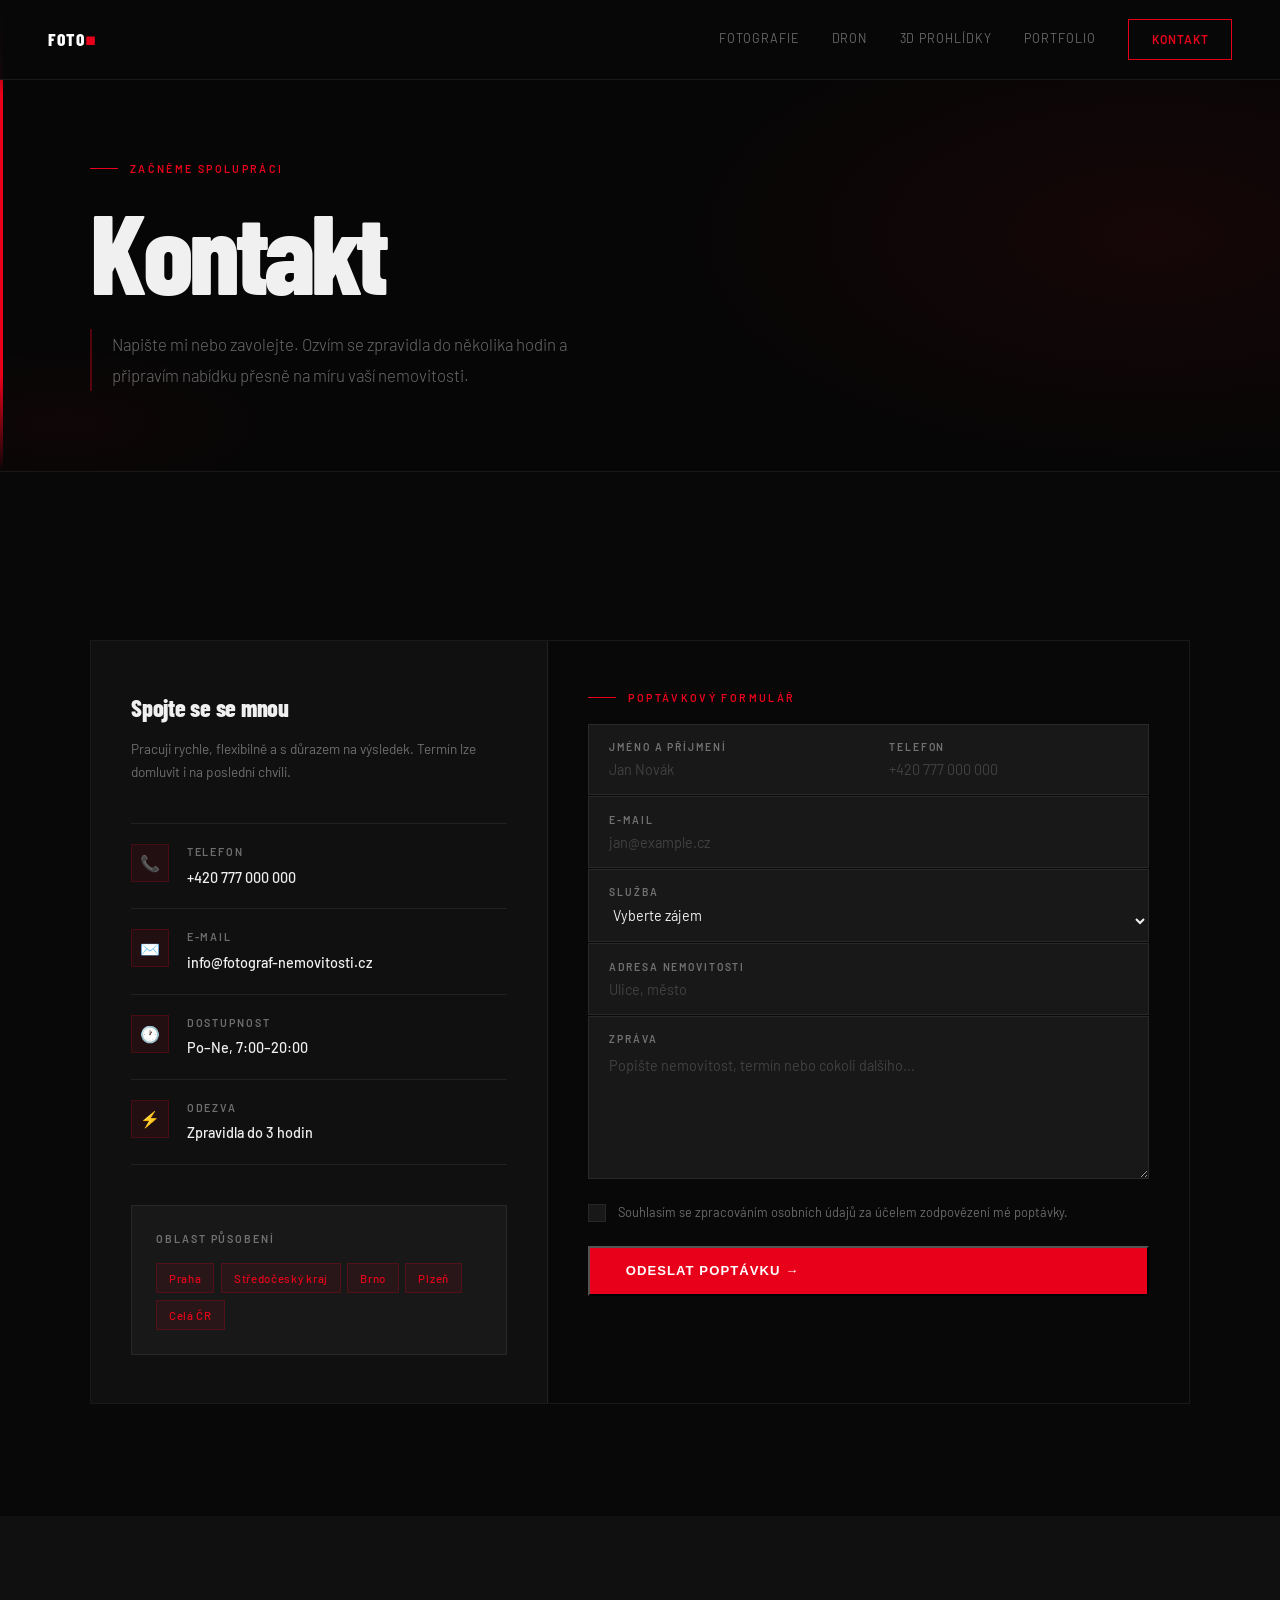
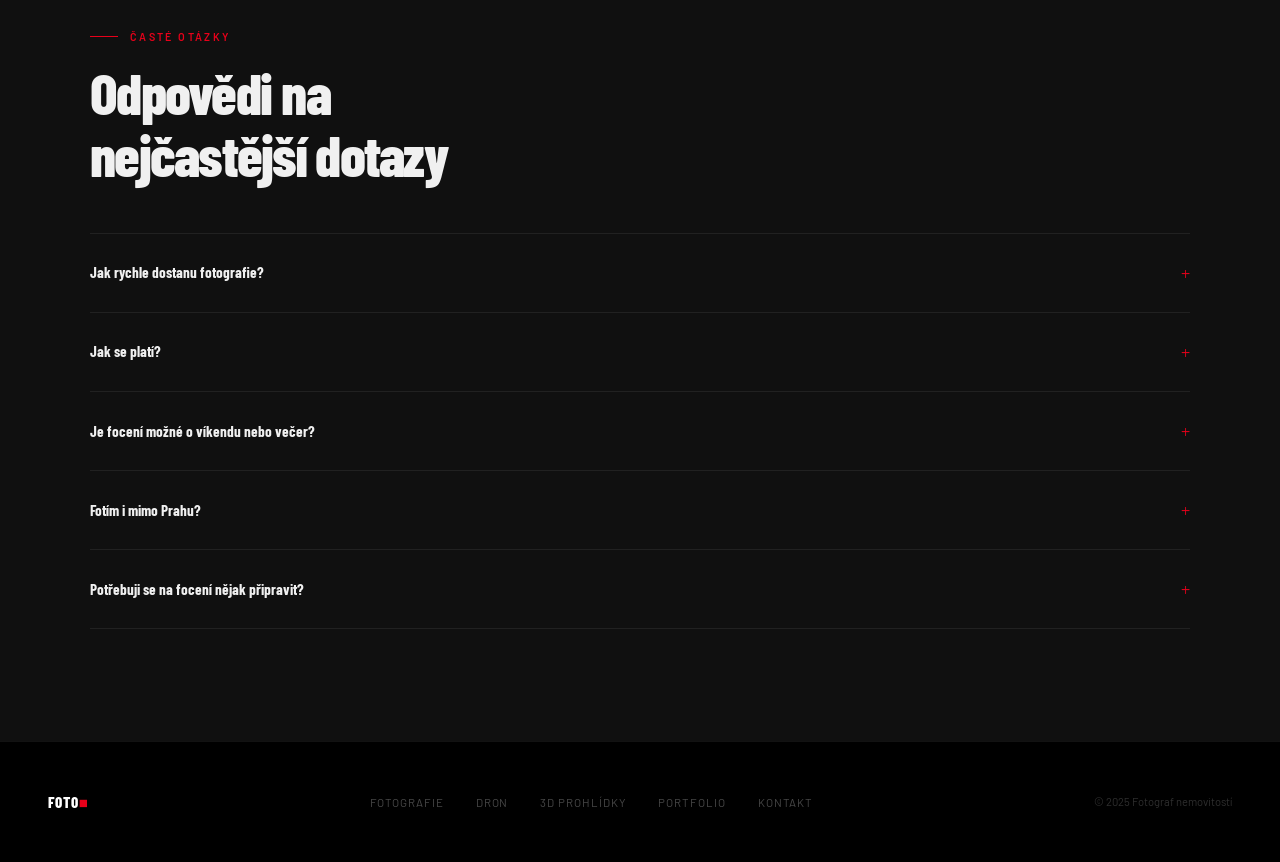
<file: kontakt.html>
<!DOCTYPE html>
<html lang="cs">
<head>
  <meta charset="UTF-8"/>
  <meta name="viewport" content="width=device-width, initial-scale=1.0"/>
  <title>Kontakt — Fotograf nemovitostí</title>
  <link href="https://fonts.googleapis.com/css2?family=Barlow+Condensed:wght@600;700;800&family=Barlow:ital,wght@0,300;0,400;0,500;1,300&display=swap" rel="stylesheet"/>
  <link rel="stylesheet" href="style.css"/>
  <style>
    /* ── CONTACT LAYOUT ── */
    .contact-section { background: var(--bg); }
    .contact-grid {
      display: grid; grid-template-columns: 1fr 1.4fr;
      gap: 0; border: 1px solid var(--border);
      margin-top: 3.5rem;
    }

    /* ── INFO PANEL ── */
    .contact-info {
      background: var(--surface);
      padding: 3rem 2.5rem;
      border-right: 1px solid var(--border);
    }
    .contact-info-title {
      font-family: 'Barlow Condensed', sans-serif; font-size: 1.5rem; font-weight: 800;
      margin-bottom: 0.6rem; letter-spacing: -0.01em;
    }
    .contact-info-sub { font-size: 0.85rem; color: var(--muted); line-height: 1.7; margin-bottom: 2.5rem; }
    .contact-items { display: flex; flex-direction: column; gap: 0; }
    .contact-item {
      display: flex; gap: 1.1rem; align-items: flex-start;
      padding: 1.2rem 0; border-bottom: 1px solid var(--border);
    }
    .contact-item:first-child { border-top: 1px solid var(--border); }
    .contact-ico {
      width: 38px; height: 38px; flex-shrink: 0;
      background: rgba(232,0,26,0.08); border: 1px solid rgba(232,0,26,0.2);
      display: flex; align-items: center; justify-content: center;
      font-size: 1rem; margin-top: 1px;
    }
    .contact-item-label {
      font-size: 0.67rem; font-weight: 600; letter-spacing: 0.18em;
      text-transform: uppercase; color: var(--muted); display: block; margin-bottom: 0.2rem;
    }
    .contact-item-value {
      font-size: 0.9rem; color: var(--text); font-weight: 500;
      text-decoration: none; transition: color 0.2s;
    }
    a.contact-item-value:hover { color: var(--red); }

    .coverage {
      margin-top: 2.5rem;
      background: var(--surface2); border: 1px solid var(--border);
      padding: 1.5rem;
    }
    .coverage-title {
      font-size: 0.67rem; font-weight: 600; letter-spacing: 0.18em;
      text-transform: uppercase; color: var(--muted); margin-bottom: 1rem; display: block;
    }
    .coverage-tags { display: flex; flex-wrap: wrap; gap: 0.4rem; }
    .coverage-tag {
      background: rgba(232,0,26,0.08); border: 1px solid rgba(232,0,26,0.2);
      color: var(--red); font-size: 0.72rem; padding: 0.3rem 0.75rem;
      letter-spacing: 0.06em; font-weight: 500;
    }

    /* ── FORM ── */
    .contact-form { padding: 3rem 2.5rem; }
    .form-row {
      display: grid; grid-template-columns: 1fr 1fr; gap: 1px;
      background: var(--border); border: 1px solid var(--border);
      margin-bottom: 1px;
    }
    .form-row.single { grid-template-columns: 1fr; }
    .form-field { background: var(--surface2); position: relative; }
    .form-field label {
      display: block; padding: 0.9rem 1.25rem 0;
      font-size: 0.65rem; font-weight: 600; letter-spacing: 0.18em;
      text-transform: uppercase; color: var(--muted);
    }
    .form-field input,
    .form-field select,
    .form-field textarea {
      display: block; width: 100%;
      background: transparent; border: none; outline: none;
      color: var(--text); font-family: 'Barlow', sans-serif;
      font-size: 0.9rem; padding: 0.35rem 1.25rem 1rem;
    }
    .form-field input::placeholder,
    .form-field textarea::placeholder { color: rgba(255,255,255,0.18); }
    .form-field select option { background: #1a1a1a; }
    .form-field textarea { min-height: 130px; resize: vertical; line-height: 1.6; }
    .form-field::after {
      content: ''; position: absolute; bottom: 0; left: 0; right: 0;
      height: 2px; background: var(--red);
      transform: scaleX(0); transform-origin: left;
      transition: transform 0.3s;
    }
    .form-field:focus-within::after { transform: scaleX(1); }

    .form-check {
      display: flex; align-items: flex-start; gap: 0.75rem;
      margin: 1.5rem 0;
    }
    .form-check input[type="checkbox"] {
      appearance: none; width: 18px; height: 18px; flex-shrink: 0;
      border: 1px solid var(--border); background: var(--surface2);
      cursor: pointer; margin-top: 1px; position: relative;
    }
    .form-check input[type="checkbox"]:checked { background: var(--red); border-color: var(--red); }
    .form-check input[type="checkbox"]:checked::after {
      content: '✓'; position: absolute; top: 50%; left: 50%;
      transform: translate(-50%, -50%); color: white; font-size: 0.7rem; font-weight: 700;
    }
    .form-check label { font-size: 0.8rem; color: var(--muted); line-height: 1.5; cursor: pointer; }

    .form-submit { width: 100%; }

    /* ── SUCCESS ── */
    .success-msg {
      display: none; background: rgba(232,0,26,0.06);
      border: 1px solid rgba(232,0,26,0.3);
      padding: 1.25rem 1.5rem; margin-top: 1.25rem;
      font-size: 0.85rem; color: var(--red); font-weight: 500;
    }

    /* ── FAQ ── */
    .faq { background: var(--surface); }
    .faq-list { display: flex; flex-direction: column; margin-top: 3rem; }
    .faq-item { border-bottom: 1px solid var(--border); }
    .faq-item:first-child { border-top: 1px solid var(--border); }
    .faq-q {
      display: flex; align-items: center; justify-content: space-between;
      padding: 1.4rem 0; cursor: pointer;
      font-family: 'Barlow Condensed', sans-serif; font-size: 0.95rem; font-weight: 700;
      gap: 1rem;
    }
    .faq-q::after {
      content: '+'; color: var(--red); font-size: 1.3rem; font-weight: 300;
      flex-shrink: 0; transition: transform 0.25s;
    }
    .faq-item.open .faq-q::after { transform: rotate(45deg); }
    .faq-a {
      font-size: 0.85rem; color: var(--muted); line-height: 1.8;
      max-height: 0; overflow: hidden; transition: max-height 0.35s, padding 0.2s;
    }
    .faq-item.open .faq-a { max-height: 200px; padding-bottom: 1.25rem; }

    @media (max-width: 1024px) and (min-width: 641px) {
      .contact-grid { grid-template-columns: 1fr 1.2fr; }
    }
    @media (max-width: 640px) {
      .contact-grid { grid-template-columns: 1fr; }
      .contact-info { border-right: none; border-bottom: 1px solid var(--border); }
      .form-row { grid-template-columns: 1fr; }
    }
  </style>
</head>
<body>

  <nav>
    <a href="index.html" class="nav-logo">FOTO<span>■</span></a>
    <button class="nav-toggle" aria-label="Menu"><span></span><span></span><span></span></button>
    <div class="nav-links">
      <a href="fotografie.html" class="nav-link">Fotografie</a>
      <a href="dron.html" class="nav-link">Dron</a>
      <a href="3d-prohlidky.html" class="nav-link">3D prohlídky</a>
      <a href="portfolio.html" class="nav-link">Portfolio</a>
      <a href="kontakt.html" class="nav-cta active" style="background:transparent; border:1px solid var(--red); color:var(--red);">Kontakt</a>
    </div>
  </nav>

  <!-- PAGE HERO -->
  <div class="page-hero">
    <div class="container">
      <div class="page-hero-label">Začněme spolupráci</div>
      <h1>Kontakt</h1>
      <p>Napište mi nebo zavolejte. Ozvím se zpravidla do několika hodin a připravím nabídku přesně na míru vaší nemovitosti.</p>
    </div>
  </div>

  <!-- CONTACT SECTION -->
  <section class="contact-section">
    <div class="container">
      <div class="contact-grid">

        <!-- INFO -->
        <div class="contact-info">
          <div class="contact-info-title">Spojte se se mnou</div>
          <p class="contact-info-sub">Pracuji rychle, flexibilně a s důrazem na výsledek. Termín lze domluvit i na poslední chvíli.</p>
          <div class="contact-items">
            <div class="contact-item">
              <div class="contact-ico">📞</div>
              <div>
                <span class="contact-item-label">Telefon</span>
                <a href="tel:+420777000000" class="contact-item-value">+420 777 000 000</a>
              </div>
            </div>
            <div class="contact-item">
              <div class="contact-ico">✉️</div>
              <div>
                <span class="contact-item-label">E-mail</span>
                <a href="mailto:info@fotograf-nemovitosti.cz" class="contact-item-value">info@fotograf-nemovitosti.cz</a>
              </div>
            </div>
            <div class="contact-item">
              <div class="contact-ico">🕐</div>
              <div>
                <span class="contact-item-label">Dostupnost</span>
                <span class="contact-item-value">Po–Ne, 7:00–20:00</span>
              </div>
            </div>
            <div class="contact-item">
              <div class="contact-ico">⚡</div>
              <div>
                <span class="contact-item-label">Odezva</span>
                <span class="contact-item-value">Zpravidla do 3 hodin</span>
              </div>
            </div>
          </div>
          <div class="coverage">
            <span class="coverage-title">Oblast působení</span>
            <div class="coverage-tags">
              <span class="coverage-tag">Praha</span>
              <span class="coverage-tag">Středočeský kraj</span>
              <span class="coverage-tag">Brno</span>
              <span class="coverage-tag">Plzeň</span>
              <span class="coverage-tag">Celá ČR</span>
            </div>
          </div>
        </div>

        <!-- FORM -->
        <div class="contact-form">
          <div class="section-label">Poptávkový formulář</div>
          <form id="contactForm" novalidate>
            <div class="form-row">
              <div class="form-field">
                <label for="jmeno">Jméno a příjmení</label>
                <input type="text" id="jmeno" placeholder="Jan Novák" required/>
              </div>
              <div class="form-field">
                <label for="telefon">Telefon</label>
                <input type="tel" id="telefon" placeholder="+420 777 000 000"/>
              </div>
            </div>
            <div class="form-row single">
              <div class="form-field">
                <label for="email">E-mail</label>
                <input type="email" id="email" placeholder="jan@example.cz" required/>
              </div>
            </div>
            <div class="form-row single">
              <div class="form-field">
                <label for="sluzba">Služba</label>
                <select id="sluzba">
                  <option value="">Vyberte zájem</option>
                  <option value="foto">Fotografie nemovitosti</option>
                  <option value="dron">Dronové záběry</option>
                  <option value="3d">3D prohlídka</option>
                  <option value="kombinace">Kombinace služeb</option>
                  <option value="jine">Jiné</option>
                </select>
              </div>
            </div>
            <div class="form-row single">
              <div class="form-field">
                <label for="adresa">Adresa nemovitosti</label>
                <input type="text" id="adresa" placeholder="Ulice, město"/>
              </div>
            </div>
            <div class="form-row single">
              <div class="form-field">
                <label for="zprava">Zpráva</label>
                <textarea id="zprava" placeholder="Popište nemovitost, termín nebo cokoli dalšího..."></textarea>
              </div>
            </div>
            <div class="form-check">
              <input type="checkbox" id="souhlas" required/>
              <label for="souhlas">Souhlasím se zpracováním osobních údajů za účelem zodpovězení mé poptávky.</label>
            </div>
            <button type="submit" class="btn-red form-submit">Odeslat poptávku →</button>
            <div class="success-msg" id="successMsg">
              ✓ Vaše poptávka byla odeslána. Ozvu se do několika hodin!
            </div>
          </form>
        </div>

      </div>
    </div>
  </section>

  <!-- FAQ -->
  <section class="faq">
    <div class="container">
      <div class="section-label">Časté otázky</div>
      <h2 class="section-title">Odpovědi na<br>nejčastější dotazy</h2>
      <div class="faq-list">
        <div class="faq-item">
          <div class="faq-q">Jak rychle dostanu fotografie?</div>
          <div class="faq-a">Standardní fotografie dodávám do 48 hodin od focení. Video a 3D prohlídky do 72 hodin. Pokud potřebujete expresní dodání, domluvíme se individuálně.</div>
        </div>
        <div class="faq-item">
          <div class="faq-q">Jak se platí?</div>
          <div class="faq-a">Platba převodem na základě faktury po dodání fotografií. U větších zakázek je možná záloha 30 % předem. Hotovost na místě taktéž možná.</div>
        </div>
        <div class="faq-item">
          <div class="faq-q">Je focení možné o víkendu nebo večer?</div>
          <div class="faq-a">Ano, pracuji 7 dní v týdnu. Večerní záběry při golden hour jsou dokonce populární volbou — výsledné fotografie mají úžasnou atmosféru.</div>
        </div>
        <div class="faq-item">
          <div class="faq-q">Fotím i mimo Prahu?</div>
          <div class="faq-a">Ano, dojíždím po celé ČR. Do 50 km od Prahy je doprava zdarma, nad tuto vzdálenost se přičítá cestovné dle dohody.</div>
        </div>
        <div class="faq-item">
          <div class="faq-q">Potřebuji se na focení nějak připravit?</div>
          <div class="faq-a">Ideálně ukliďte a dekorujte nemovitost, odstraňte osobní věci a nechte přítomné pouze nezbytné vybavení. Skvělý výsledek závisí z 50 % na přípravě nemovitosti — rád poradím předem.</div>
        </div>
      </div>
    </div>
  </section>

  <footer>
    <a href="index.html" class="footer-logo">FOTO<span>■</span></a>
    <div class="footer-links">
      <a href="fotografie.html" class="footer-link">Fotografie</a>
      <a href="dron.html" class="footer-link">Dron</a>
      <a href="3d-prohlidky.html" class="footer-link">3D prohlídky</a>
      <a href="portfolio.html" class="footer-link">Portfolio</a>
      <a href="kontakt.html" class="footer-link">Kontakt</a>
    </div>
    <span class="footer-copy">© 2025 Fotograf nemovitostí</span>
  </footer>

  <script>
    // FAQ accordion
    document.querySelectorAll('.faq-item').forEach(item => {
      item.querySelector('.faq-q').addEventListener('click', () => {
        const wasOpen = item.classList.contains('open');
        document.querySelectorAll('.faq-item').forEach(i => i.classList.remove('open'));
        if (!wasOpen) item.classList.add('open');
      });
    });

    // Form submit
    document.getElementById('contactForm').addEventListener('submit', function(e) {
      e.preventDefault();
      const email = document.getElementById('email').value;
      const jmeno = document.getElementById('jmeno').value;
      const souhlas = document.getElementById('souhlas').checked;
      if (!email || !jmeno || !souhlas) return;
      document.getElementById('successMsg').style.display = 'block';
      this.reset();
    });
  </script>

  <script src="nav.js"></script>
</body>
</html>
</file>
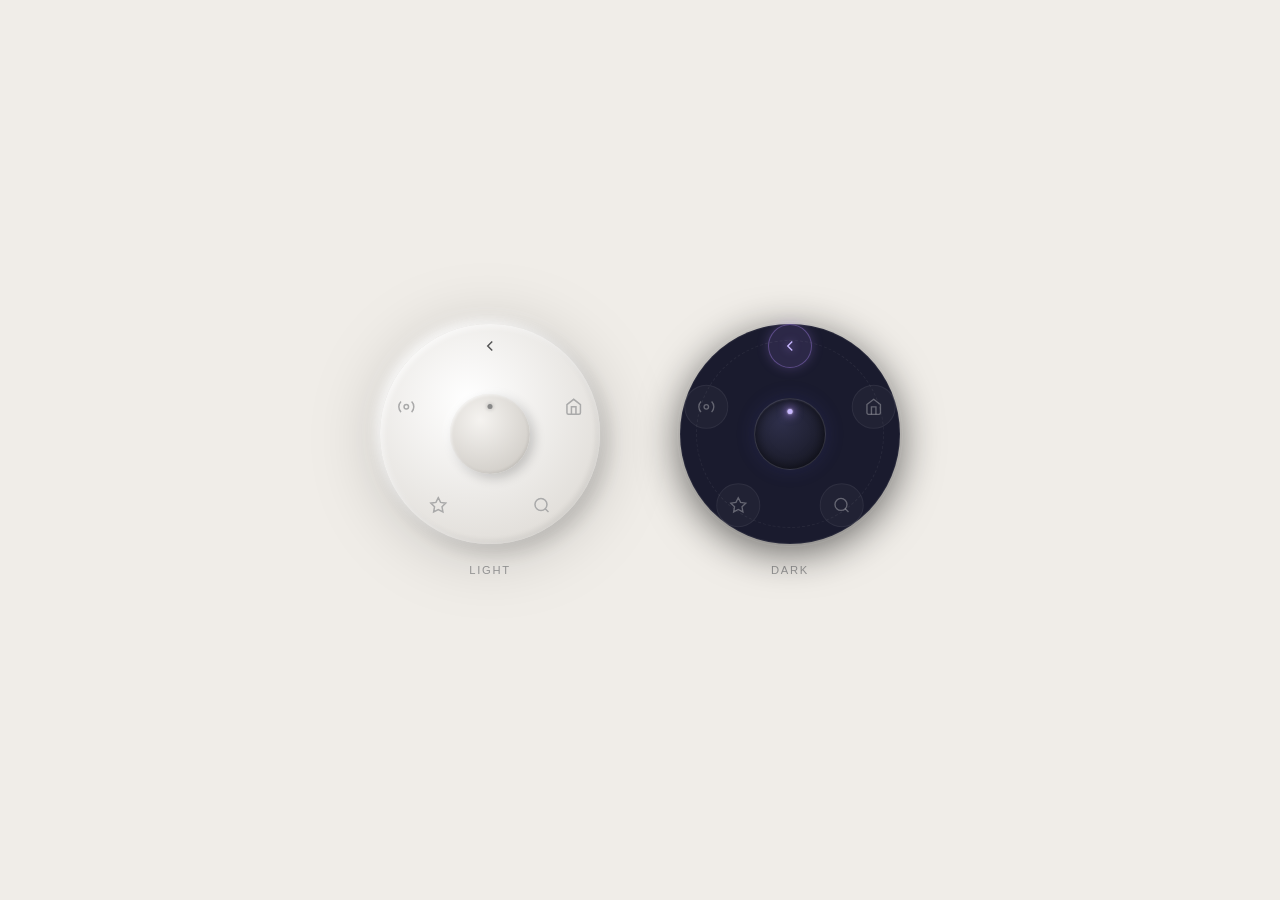
<file: menu.html>
<!DOCTYPE html>
<html lang="en">
<head>
  <meta charset="UTF-8">
  <meta name="viewport" content="width=device-width, initial-scale=1.0">
  <title>Futuristic Menu Button</title>
  <style>
    *, *::before, *::after { box-sizing: border-box; margin: 0; padding: 0; }

    body {
      min-height: 100vh;
      display: flex;
      align-items: center;
      justify-content: center;
      gap: 80px;
      background: #f0ede8;
      font-family: 'Segoe UI', sans-serif;
      flex-wrap: wrap;
      padding: 40px;
    }

    /* ── SHARED SELECTOR ── */
    .selector {
      position: relative;
      width: 220px;
      height: 220px;
    }

    .selector ul {
      list-style: none;
      position: absolute;
      inset: 0;
    }

    .selector ul li {
      position: absolute;
      top: 50%;
      left: 50%;
      width: 44px;
      height: 44px;
      margin: -22px;
    }

    .selector ul li input[type="radio"] {
      appearance: none;
      position: absolute;
      inset: 0;
      cursor: pointer;
      margin: 0;
      border-radius: 50%;
      z-index: 3;
    }

    .selector ul li .icon {
      position: absolute;
      inset: 0;
      display: flex;
      align-items: center;
      justify-content: center;
      border-radius: 50%;
      transition: all 0.3s ease;
      pointer-events: none;
    }

    .selector ul li .icon svg {
      width: 18px;
      height: 18px;
      transition: all 0.3s ease;
    }

    /* 5 items spaced 72° apart */
    .selector ul li:nth-child(1) { transform: rotate(0deg)    translateY(-88px) rotate(0deg); }
    .selector ul li:nth-child(2) { transform: rotate(72deg)   translateY(-88px) rotate(-72deg); }
    .selector ul li:nth-child(3) { transform: rotate(144deg)  translateY(-88px) rotate(-144deg); }
    .selector ul li:nth-child(4) { transform: rotate(216deg)  translateY(-88px) rotate(-216deg); }
    .selector ul li:nth-child(5) { transform: rotate(288deg)  translateY(-88px) rotate(-288deg); }

    /* ── LIGHT VERSION ── */
    .selector.light {
      filter: drop-shadow(0 8px 32px rgba(0,0,0,0.18));
    }

    .selector.light::before {
      content: '';
      position: absolute;
      inset: 0;
      border-radius: 50%;
      background: radial-gradient(circle at 40% 35%, #ffffff, #d8d4ce);
      box-shadow:
        8px 8px 20px rgba(0,0,0,0.15),
        -4px -4px 12px rgba(255,255,255,0.9),
        inset 2px 2px 6px rgba(255,255,255,0.8),
        inset -2px -2px 6px rgba(0,0,0,0.1);
    }

    .selector.light .knob {
      position: absolute;
      top: 50%;
      left: 50%;
      width: 80px;
      height: 80px;
      transform: translate(-50%, -50%);
      border-radius: 50%;
      background: radial-gradient(circle at 38% 32%, #f5f3f0, #c8c4be);
      box-shadow:
        4px 4px 12px rgba(0,0,0,0.2),
        -3px -3px 8px rgba(255,255,255,0.85),
        inset 1px 1px 3px rgba(255,255,255,0.7),
        inset -1px -1px 3px rgba(0,0,0,0.1);
      z-index: 2;
      transition: transform 0.45s cubic-bezier(0.34, 1.3, 0.64, 1);
    }

    .selector.light .knob::after {
      content: '';
      position: absolute;
      top: 10px;
      left: 50%;
      transform: translateX(-50%);
      width: 5px;
      height: 5px;
      border-radius: 50%;
      background: #888;
      box-shadow: 0 0 4px rgba(0,0,0,0.3);
    }

    .selector.light ul li .icon {
      background: transparent;
    }

    .selector.light ul li .icon svg {
      stroke: #aaa;
      fill: none;
    }

    .selector.light ul li input:checked + .icon svg {
      stroke: #555;
    }

    /* ── DARK VERSION ── */
    .selector.dark::before {
      content: '';
      position: absolute;
      inset: 0;
      border-radius: 50%;
      background: #1a1b2e;
      border: 1px solid rgba(255,255,255,0.06);
      box-shadow:
        0 0 0 1px rgba(255,255,255,0.04),
        0 8px 40px rgba(0,0,0,0.6);
    }

    /* outer ring */
    .selector.dark::after {
      content: '';
      position: absolute;
      inset: -3px;
      border-radius: 50%;
      border: 1.5px solid rgba(255,255,255,0.07);
    }

    .selector.dark .knob {
      position: absolute;
      top: 50%;
      left: 50%;
      width: 72px;
      height: 72px;
      transform: translate(-50%, -50%);
      border-radius: 50%;
      background: radial-gradient(circle at 38% 32%, #2e2f4a, #14151f);
      border: 1px solid rgba(255,255,255,0.1);
      box-shadow:
        0 0 20px rgba(80,80,200,0.15),
        inset 0 0 12px rgba(0,0,0,0.6),
        inset 0 1px 1px rgba(255,255,255,0.08);
      z-index: 2;
      transition: transform 0.45s cubic-bezier(0.34, 1.3, 0.64, 1);
    }

    /* glowing indicator dot on knob */
    .selector.dark .knob::after {
      content: '';
      position: absolute;
      top: 10px;
      left: 50%;
      transform: translateX(-50%);
      width: 5px;
      height: 5px;
      border-radius: 50%;
      background: #c8b8ff;
      box-shadow: 0 0 8px 2px rgba(180,140,255,0.7), 0 0 2px #fff;
    }

    .selector.dark ul li .icon {
      background: rgba(255,255,255,0.03);
      border: 1px solid rgba(255,255,255,0.06);
      border-radius: 50%;
    }

    .selector.dark ul li .icon svg {
      stroke: rgba(255,255,255,0.3);
      fill: none;
      stroke-width: 1.8;
    }

    .selector.dark ul li input:checked + .icon {
      background: rgba(180,140,255,0.12);
      border-color: rgba(180,140,255,0.35);
      box-shadow: 0 0 12px rgba(180,140,255,0.25);
    }

    .selector.dark ul li input:checked + .icon svg {
      stroke: #c8b8ff;
      filter: drop-shadow(0 0 4px rgba(180,140,255,0.8));
    }

    /* hover effects */
    .selector.dark ul li input:hover + .icon {
      background: rgba(255,255,255,0.06);
      border-color: rgba(255,255,255,0.12);
    }

    /* track ring */
    .track-ring {
      position: absolute;
      inset: 16px;
      border-radius: 50%;
      border: 1px dashed rgba(255,255,255,0.06);
      pointer-events: none;
      z-index: 1;
    }

    /* ── LABEL ── */
    .label {
      text-align: center;
      margin-top: 20px;
      font-size: 0.7rem;
      letter-spacing: 0.15em;
      text-transform: uppercase;
      color: #999;
    }

    .wrap {
      display: flex;
      flex-direction: column;
      align-items: center;
    }
  </style>
</head>
<body>

  <!-- LIGHT VERSION -->
  <div class="wrap">
    <div class="selector light" id="sel-light">
      <div class="knob" id="knob-light"></div>
      <ul>
        <li>
          <input type="radio" name="choice-a" checked>
          <div class="icon">
            <svg viewBox="0 0 24 24" stroke-width="2"><polyline points="15 18 9 12 15 6"/></svg>
          </div>
        </li>
        <li>
          <input type="radio" name="choice-a">
          <div class="icon">
            <svg viewBox="0 0 24 24" stroke-width="2"><path d="M3 9l9-7 9 7v11a2 2 0 0 1-2 2H5a2 2 0 0 1-2-2z"/><polyline points="9 22 9 12 15 12 15 22"/></svg>
          </div>
        </li>
        <li>
          <input type="radio" name="choice-a">
          <div class="icon">
            <svg viewBox="0 0 24 24" stroke-width="2"><circle cx="11" cy="11" r="8"/><line x1="21" y1="21" x2="16.65" y2="16.65"/></svg>
          </div>
        </li>
        <li>
          <input type="radio" name="choice-a">
          <div class="icon">
            <svg viewBox="0 0 24 24" stroke-width="2"><polygon points="12 2 15.09 8.26 22 9.27 17 14.14 18.18 21.02 12 17.77 5.82 21.02 7 14.14 2 9.27 8.91 8.26 12 2"/></svg>
          </div>
        </li>
        <li>
          <input type="radio" name="choice-a">
          <div class="icon">
            <svg viewBox="0 0 24 24" stroke-width="2"><circle cx="12" cy="12" r="3"/><path d="M19.07 4.93a10 10 0 0 1 0 14.14M4.93 4.93a10 10 0 0 0 0 14.14"/></svg>
          </div>
        </li>
      </ul>
    </div>
    <p class="label">Light</p>
  </div>

  <!-- DARK VERSION -->
  <div class="wrap">
    <div class="selector dark" id="sel-dark">
      <div class="track-ring"></div>
      <div class="knob" id="knob-dark"></div>
      <ul>
        <li>
          <input type="radio" name="choice-b" checked>
          <div class="icon">
            <svg viewBox="0 0 24 24" stroke-width="1.8"><polyline points="15 18 9 12 15 6"/></svg>
          </div>
        </li>
        <li>
          <input type="radio" name="choice-b">
          <div class="icon">
            <svg viewBox="0 0 24 24" stroke-width="1.8"><path d="M3 9l9-7 9 7v11a2 2 0 0 1-2 2H5a2 2 0 0 1-2-2z"/><polyline points="9 22 9 12 15 12 15 22"/></svg>
          </div>
        </li>
        <li>
          <input type="radio" name="choice-b">
          <div class="icon">
            <svg viewBox="0 0 24 24" stroke-width="1.8"><circle cx="11" cy="11" r="8"/><line x1="21" y1="21" x2="16.65" y2="16.65"/></svg>
          </div>
        </li>
        <li>
          <input type="radio" name="choice-b">
          <div class="icon">
            <svg viewBox="0 0 24 24" stroke-width="1.8"><polygon points="12 2 15.09 8.26 22 9.27 17 14.14 18.18 21.02 12 17.77 5.82 21.02 7 14.14 2 9.27 8.91 8.26 12 2"/></svg>
          </div>
        </li>
        <li>
          <input type="radio" name="choice-b">
          <div class="icon">
            <svg viewBox="0 0 24 24" stroke-width="1.8"><circle cx="12" cy="12" r="3"/><path d="M19.07 4.93a10 10 0 0 1 0 14.14M4.93 4.93a10 10 0 0 0 0 14.14"/></svg>
          </div>
        </li>
      </ul>
    </div>
    <p class="label">Dark</p>
  </div>

  <script>
    function initKnob(selectorId, knobId, name) {
      const inputs = document.querySelectorAll(`input[name="${name}"]`);
      const knob   = document.getElementById(knobId);
      const count  = inputs.length;
      const step   = 360 / count;
      let current  = 0;

      function rotateTo(index) {
        const target = step * index;
        // keep rotation continuous (no jumps)
        const diff = target - current;
        if (Math.abs(diff) > 180) {
          current += diff > 0 ? diff - 360 : diff + 360;
        } else {
          current = target;
        }
        knob.style.transform = `translate(-50%, -50%) rotate(${current}deg)`;
      }

      inputs.forEach((input, i) => {
        input.addEventListener('change', () => rotateTo(i));
      });
    }

    initKnob('sel-light', 'knob-light', 'choice-a');
    initKnob('sel-dark',  'knob-dark',  'choice-b');
  </script>
</body>
</html>
</file>
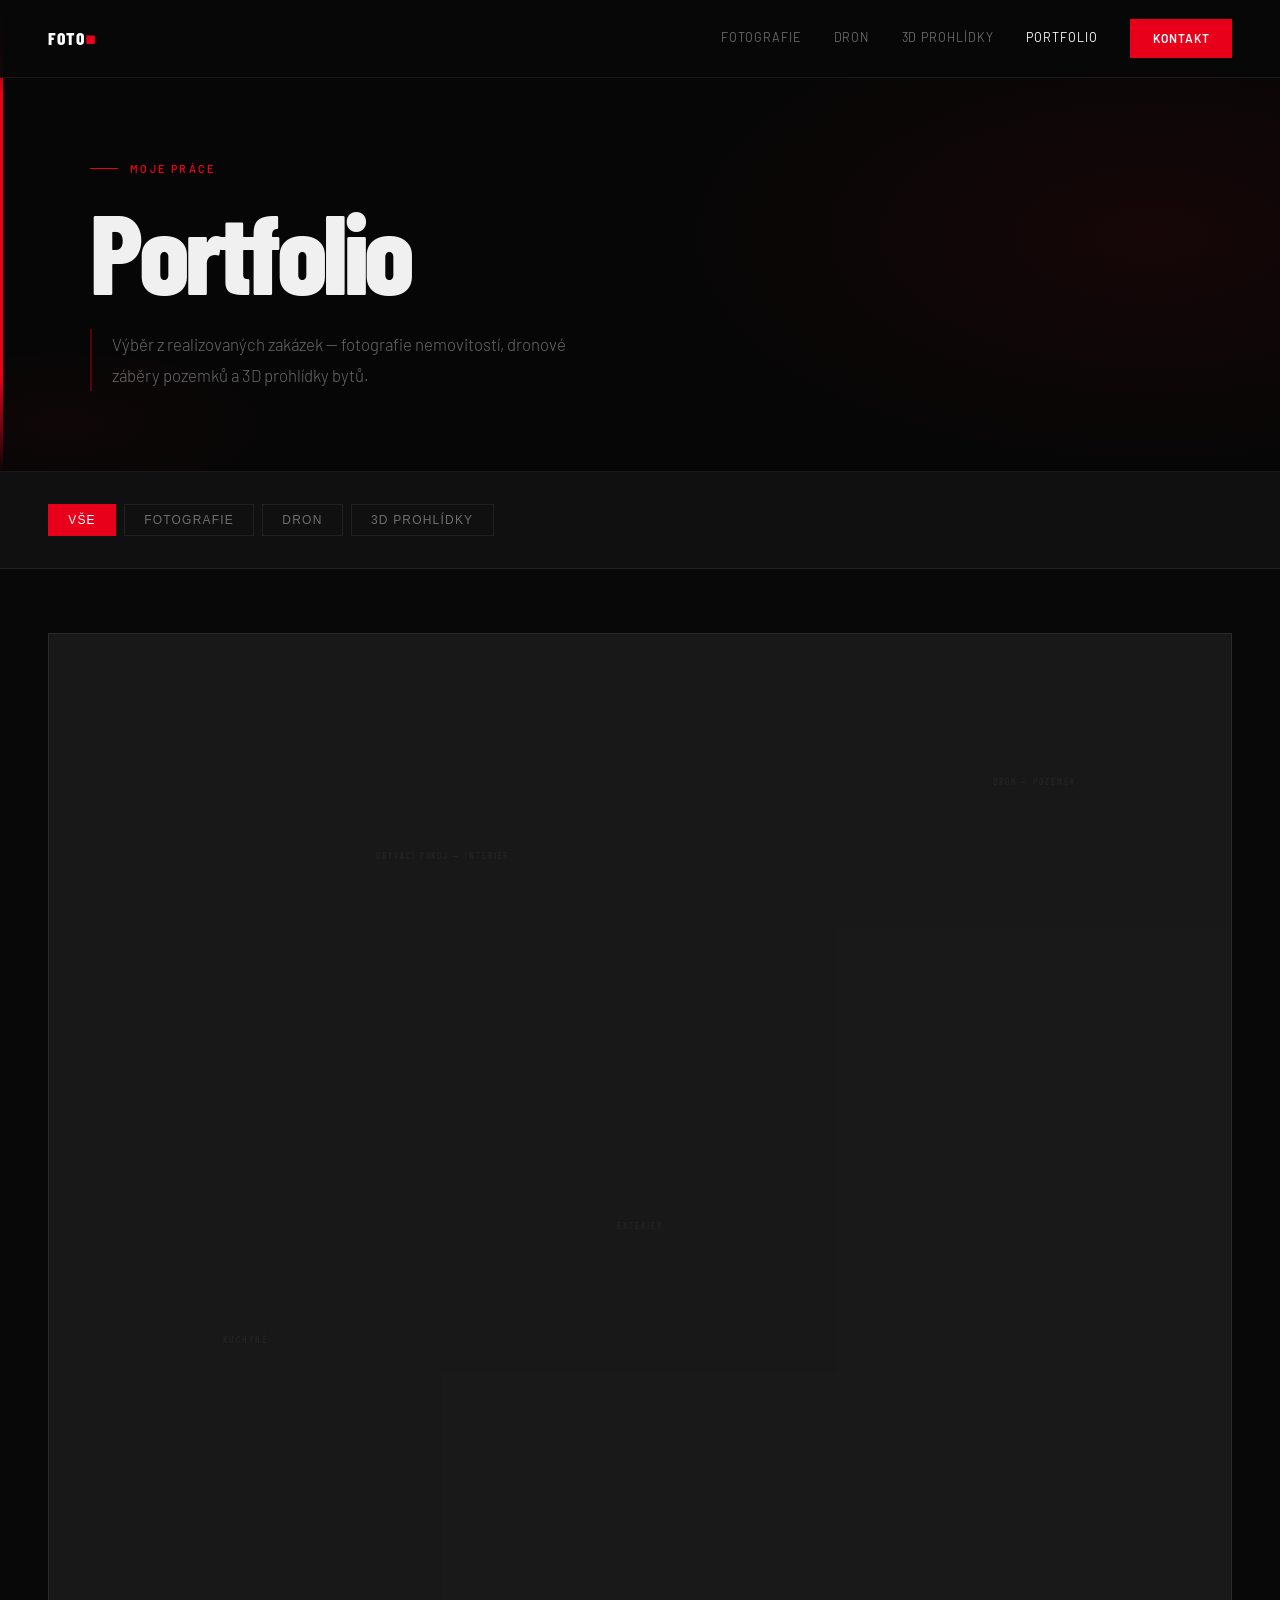
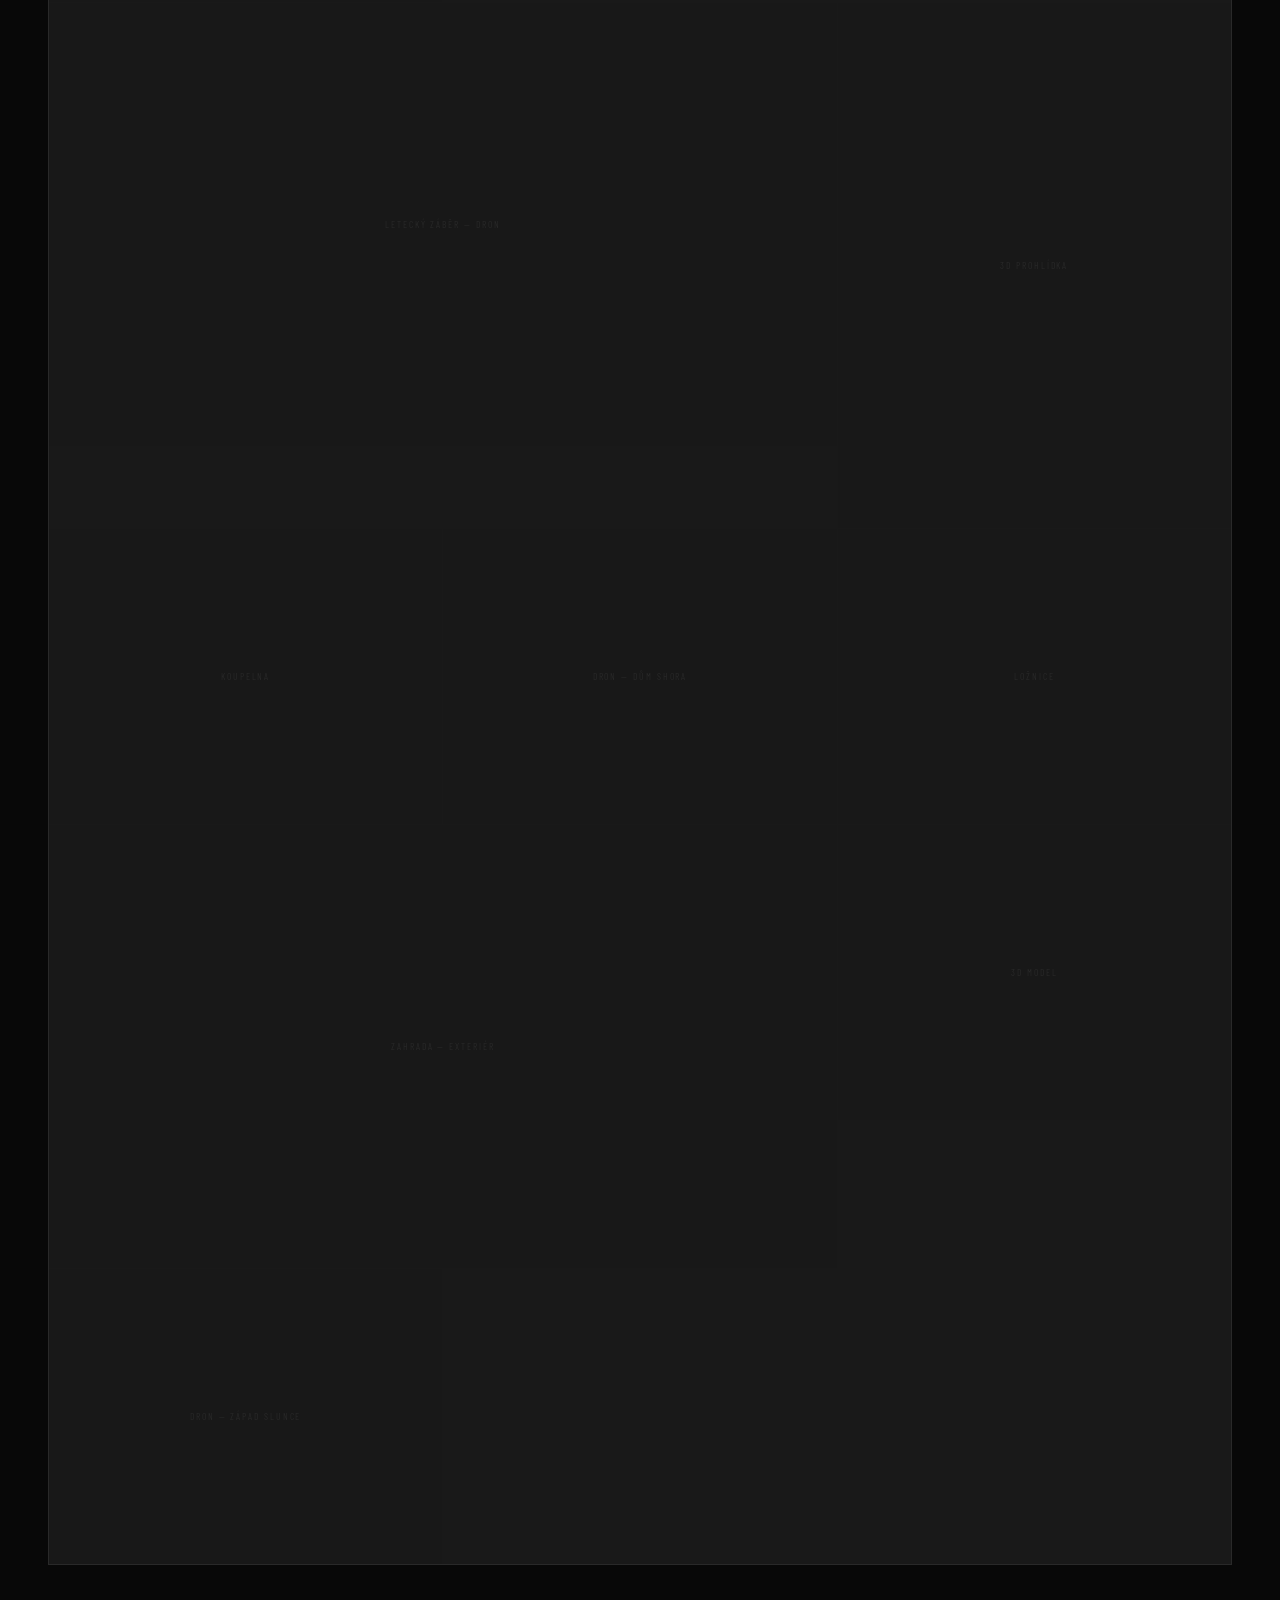
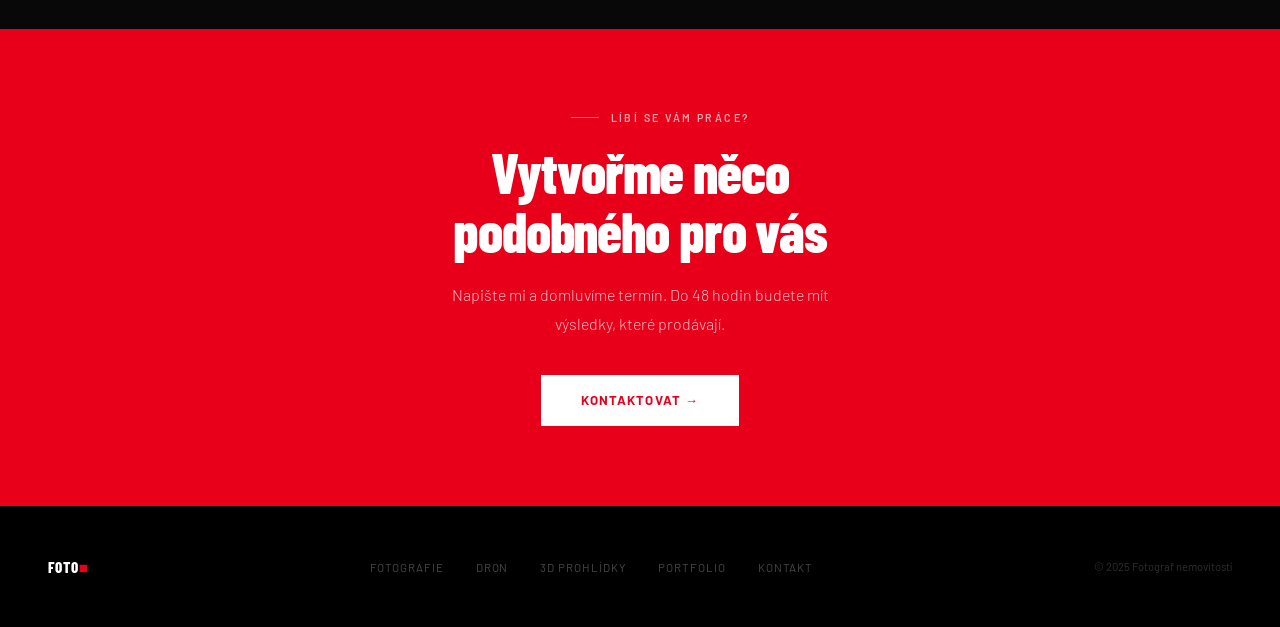
<file: portfolio.html>
<!DOCTYPE html>
<html lang="cs">
<head>
  <meta charset="UTF-8"/>
  <meta name="viewport" content="width=device-width, initial-scale=1.0"/>
  <title>Portfolio — Fotograf nemovitostí</title>
  <link href="https://fonts.googleapis.com/css2?family=Barlow+Condensed:wght@600;700;800&family=Barlow:ital,wght@0,300;0,400;0,500;1,300&display=swap" rel="stylesheet"/>
  <link rel="stylesheet" href="style.css"/>
  <style>
    /* ── FILTER ── */
    .filter-bar {
      padding: 2rem 3rem;
      background: var(--surface);
      border-bottom: 1px solid var(--border);
      display: flex; align-items: center; gap: 0.5rem; flex-wrap: wrap;
    }
    .filter-btn {
      padding: 0.5rem 1.2rem;
      font-size: 0.75rem; font-weight: 500;
      letter-spacing: 0.1em; text-transform: uppercase;
      border: 1px solid var(--border); background: transparent;
      color: var(--muted); cursor: pointer; transition: all 0.2s;
    }
    .filter-btn:hover { border-color: rgba(255,255,255,0.25); color: var(--text); }
    .filter-btn.active { background: var(--red); border-color: var(--red); color: white; }

    /* ── GALLERY ── */
    .gallery-section { background: var(--bg); padding: 4rem 3rem; }
    .gallery-masonry {
      display: grid;
      grid-template-columns: repeat(3, 1fr);
      gap: 1px;
      background: var(--border);
      border: 1px solid var(--border);
    }
    .gal-item {
      background: var(--surface2);
      position: relative; overflow: hidden;
      cursor: pointer;
      display: flex; align-items: center; justify-content: center;
    }
    .gal-item.s { aspect-ratio: 4/3; }
    .gal-item.t { aspect-ratio: 3/4; }
    .gal-item.w { grid-column: span 2; aspect-ratio: 16/9; }

    .gal-ph {
      font-family: 'Barlow Condensed', sans-serif; font-size: 0.6rem;
      letter-spacing: 0.2em; text-transform: uppercase;
      color: rgba(255,255,255,0.07);
      position: absolute; z-index: 0;
    }
    .gal-overlay {
      position: absolute; inset: 0;
      background: rgba(0,0,0,0);
      transition: background 0.3s;
      display: flex; flex-direction: column;
      align-items: flex-start; justify-content: flex-end;
      padding: 1.25rem;
    }
    .gal-item:hover .gal-overlay { background: rgba(0,0,0,0.65); }
    .gal-tag {
      font-size: 0.62rem; letter-spacing: 0.14em; text-transform: uppercase;
      color: var(--red); font-weight: 700;
      opacity: 0; transform: translateY(6px);
      transition: opacity 0.3s, transform 0.3s;
      margin-bottom: 0.3rem;
    }
    .gal-name {
      font-family: 'Barlow Condensed', sans-serif; font-size: 0.82rem; font-weight: 700;
      color: white; line-height: 1.2;
      opacity: 0; transform: translateY(6px);
      transition: opacity 0.3s 0.04s, transform 0.3s 0.04s;
    }
    .gal-item:hover .gal-tag,
    .gal-item:hover .gal-name { opacity: 1; transform: translateY(0); }

    /* ── LIGHTBOX ── */
    .lightbox {
      display: none; position: fixed; inset: 0; z-index: 999;
      background: rgba(0,0,0,0.92);
      align-items: center; justify-content: center;
    }
    .lightbox.open { display: flex; }
    .lightbox-inner {
      max-width: 900px; width: 90%;
      background: var(--surface);
      border: 1px solid var(--border);
      position: relative;
    }
    .lightbox-img {
      width: 100%; aspect-ratio: 16/9;
      background: var(--surface2);
      display: flex; align-items: center; justify-content: center;
    }
    .lightbox-img-ph {
      font-family: 'Barlow Condensed', sans-serif; font-size: 0.62rem;
      letter-spacing: 0.2em; text-transform: uppercase;
      color: rgba(255,255,255,0.08);
    }
    .lightbox-info { padding: 1.5rem 2rem; display: flex; align-items: center; justify-content: space-between; }
    .lightbox-title { font-family: 'Barlow Condensed', sans-serif; font-size: 1rem; font-weight: 700; }
    .lightbox-close {
      background: none; border: 1px solid var(--border); color: var(--muted);
      width: 36px; height: 36px; cursor: pointer; font-size: 1rem;
      display: flex; align-items: center; justify-content: center;
      transition: all 0.2s; flex-shrink: 0;
    }
    .lightbox-close:hover { border-color: var(--red); color: var(--red); }

    @media (max-width: 1024px) and (min-width: 641px) {
      .gallery-masonry { grid-template-columns: repeat(3, 1fr); }
    }
    @media (max-width: 640px) {
      .filter-bar { padding: 1.5rem 1.25rem; }
      .gallery-section { padding: 3rem 1.25rem; }
      .gallery-masonry { grid-template-columns: 1fr 1fr; }
      .gal-item.w { grid-column: span 2; }
      .gal-item.t { aspect-ratio: 4/3; }
    }
  </style>
</head>
<body>

  <nav>
    <a href="index.html" class="nav-logo">FOTO<span>■</span></a>
    <button class="nav-toggle" aria-label="Menu"><span></span><span></span><span></span></button>
    <div class="nav-links">
      <a href="fotografie.html" class="nav-link">Fotografie</a>
      <a href="dron.html" class="nav-link">Dron</a>
      <a href="3d-prohlidky.html" class="nav-link">3D prohlídky</a>
      <a href="portfolio.html" class="nav-link active">Portfolio</a>
      <a href="kontakt.html" class="nav-cta">Kontakt</a>
    </div>
  </nav>

  <!-- PAGE HERO -->
  <div class="page-hero">
    <div class="container">
      <div class="page-hero-label">Moje práce</div>
      <h1>Portfolio</h1>
      <p>Výběr z realizovaných zakázek — fotografie nemovitostí, dronové záběry pozemků a 3D prohlídky bytů.</p>
    </div>
  </div>

  <!-- FILTER -->
  <div class="filter-bar">
    <button class="filter-btn active" data-filter="all">Vše</button>
    <button class="filter-btn" data-filter="foto">Fotografie</button>
    <button class="filter-btn" data-filter="dron">Dron</button>
    <button class="filter-btn" data-filter="3d">3D prohlídky</button>
  </div>

  <!-- GALLERY -->
  <div class="gallery-section">
    <div class="gallery-masonry" id="gallery">

      <div class="gal-item w" data-cat="foto">
        <span class="gal-ph">Obývací pokoj — interiér</span>
        <div class="gal-overlay">
          <span class="gal-tag">Fotografie</span>
          <span class="gal-name">Rodinný dům — Praha východ</span>
        </div>
      </div>

      <div class="gal-item s" data-cat="dron">
        <span class="gal-ph">Dron — pozemek</span>
        <div class="gal-overlay">
          <span class="gal-tag">Dron</span>
          <span class="gal-name">Stavební pozemek — Říčany</span>
        </div>
      </div>

      <div class="gal-item t" data-cat="foto">
        <span class="gal-ph">Kuchyně</span>
        <div class="gal-overlay">
          <span class="gal-tag">Fotografie</span>
          <span class="gal-name">Byt 3+kk — Praha 6</span>
        </div>
      </div>

      <div class="gal-item s" data-cat="foto">
        <span class="gal-ph">Exteriér</span>
        <div class="gal-overlay">
          <span class="gal-tag">Fotografie</span>
          <span class="gal-name">Vila — Brno</span>
        </div>
      </div>

      <div class="gal-item w" data-cat="dron">
        <span class="gal-ph">Letecký záběr — dron</span>
        <div class="gal-overlay">
          <span class="gal-tag">Dron</span>
          <span class="gal-name">Zemědělský pozemek — Středočeský kraj</span>
        </div>
      </div>

      <div class="gal-item t" data-cat="3d">
        <span class="gal-ph">3D prohlídka</span>
        <div class="gal-overlay">
          <span class="gal-tag">3D prohlídka</span>
          <span class="gal-name">Byt 2+kk — Praha 5</span>
        </div>
      </div>

      <div class="gal-item s" data-cat="foto">
        <span class="gal-ph">Koupelna</span>
        <div class="gal-overlay">
          <span class="gal-tag">Fotografie</span>
          <span class="gal-name">Byt 4+1 — Plzeň</span>
        </div>
      </div>

      <div class="gal-item s" data-cat="dron">
        <span class="gal-ph">Dron — dům shora</span>
        <div class="gal-overlay">
          <span class="gal-tag">Dron</span>
          <span class="gal-name">Rodinný dům — Beroun</span>
        </div>
      </div>

      <div class="gal-item s" data-cat="foto">
        <span class="gal-ph">Ložnice</span>
        <div class="gal-overlay">
          <span class="gal-tag">Fotografie</span>
          <span class="gal-name">Byt 3+kk — Praha 10</span>
        </div>
      </div>

      <div class="gal-item w" data-cat="foto">
        <span class="gal-ph">Zahrada — exteriér</span>
        <div class="gal-overlay">
          <span class="gal-tag">Fotografie</span>
          <span class="gal-name">Zahrada a terasa — Černošice</span>
        </div>
      </div>

      <div class="gal-item s" data-cat="3d">
        <span class="gal-ph">3D model</span>
        <div class="gal-overlay">
          <span class="gal-tag">3D prohlídka</span>
          <span class="gal-name">Kancelář — Praha 1</span>
        </div>
      </div>

      <div class="gal-item s" data-cat="dron">
        <span class="gal-ph">Dron — západ slunce</span>
        <div class="gal-overlay">
          <span class="gal-tag">Dron</span>
          <span class="gal-name">Penzion — Šumava</span>
        </div>
      </div>

    </div>
  </div>

  <!-- LIGHTBOX -->
  <div class="lightbox" id="lightbox">
    <div class="lightbox-inner">
      <div class="lightbox-img">
        <span class="lightbox-img-ph" id="lb-ph">Fotografie</span>
      </div>
      <div class="lightbox-info">
        <span class="lightbox-title" id="lb-title">Název zakázky</span>
        <button class="lightbox-close" id="lb-close">✕</button>
      </div>
    </div>
  </div>

  <!-- CTA -->
  <div class="cta-strip">
    <div class="section-label" style="justify-content:center; color:rgba(255,255,255,0.65);">
      <span style="width:28px;height:1px;background:rgba(255,255,255,0.4);display:block;"></span>
      Líbí se vám práce?
    </div>
    <h2>Vytvořme něco<br>podobného pro vás</h2>
    <p>Napište mi a domluvíme termín. Do 48 hodin budete mít výsledky, které prodávají.</p>
    <a href="kontakt.html" class="btn-white">Kontaktovat →</a>
  </div>

  <footer>
    <a href="index.html" class="footer-logo">FOTO<span>■</span></a>
    <div class="footer-links">
      <a href="fotografie.html" class="footer-link">Fotografie</a>
      <a href="dron.html" class="footer-link">Dron</a>
      <a href="3d-prohlidky.html" class="footer-link">3D prohlídky</a>
      <a href="portfolio.html" class="footer-link">Portfolio</a>
      <a href="kontakt.html" class="footer-link">Kontakt</a>
    </div>
    <span class="footer-copy">© 2025 Fotograf nemovitostí</span>
  </footer>

  <script>
    // Filter
    const btns = document.querySelectorAll('.filter-btn');
    const items = document.querySelectorAll('.gal-item');

    btns.forEach(btn => {
      btn.addEventListener('click', () => {
        btns.forEach(b => b.classList.remove('active'));
        btn.classList.add('active');
        const f = btn.dataset.filter;
        items.forEach(item => {
          item.style.display = (f === 'all' || item.dataset.cat === f) ? 'flex' : 'none';
        });
      });
    });

    // Lightbox
    const lightbox = document.getElementById('lightbox');
    const lbTitle = document.getElementById('lb-title');
    const lbPh = document.getElementById('lb-ph');
    const lbClose = document.getElementById('lb-close');

    items.forEach(item => {
      item.addEventListener('click', () => {
        const name = item.querySelector('.gal-name')?.textContent || '';
        const ph = item.querySelector('.gal-ph')?.textContent || '';
        lbTitle.textContent = name;
        lbPh.textContent = ph;
        lightbox.classList.add('open');
      });
    });

    lbClose.addEventListener('click', () => lightbox.classList.remove('open'));
    lightbox.addEventListener('click', e => { if (e.target === lightbox) lightbox.classList.remove('open'); });
  </script>

  <script src="nav.js"></script>
</body>
</html>
</file>
<file: style.css>
*, *::before, *::after { box-sizing: border-box; margin: 0; padding: 0; }

:root {
  --bg: #080808;
  --surface: #101010;
  --surface2: #181818;
  --border: rgba(255,255,255,0.07);
  --red: #E8001A;
  --red-dark: #C0001A;
  --white: #FFFFFF;
  --text: #F0F0F0;
  --muted: rgba(240,240,240,0.42);
  --radius: 3px;
}

html { scroll-behavior: smooth; }

body {
  font-family: 'Barlow', sans-serif;
  background: var(--bg);
  color: var(--text);
  overflow-x: hidden;
  line-height: 1.6;
}

/* ── NAV ── */
nav {
  position: fixed; top: 0; left: 0; right: 0; z-index: 200;
  display: flex; align-items: center; justify-content: space-between;
  padding: 1.2rem 3rem;
  background: rgba(8,8,8,0.92);
  backdrop-filter: blur(20px);
  border-bottom: 1px solid var(--border);
}

.nav-logo {
  font-family: 'Barlow Condensed', sans-serif;
  font-size: 1.1rem; font-weight: 800;
  color: var(--white); letter-spacing: 0.06em;
  text-decoration: none; text-transform: uppercase;
}
.nav-logo span { color: var(--red); }

.nav-links { display: flex; align-items: center; gap: 2rem; }

.nav-link {
  font-size: 0.78rem; font-weight: 400;
  color: var(--muted); text-decoration: none;
  letter-spacing: 0.08em; text-transform: uppercase;
  transition: color 0.2s;
}
.nav-link:hover, .nav-link.active { color: var(--white); }

.nav-cta {
  background: var(--red); color: var(--white);
  padding: 0.6rem 1.4rem;
  font-size: 0.75rem; font-weight: 600;
  letter-spacing: 0.08em; text-transform: uppercase;
  text-decoration: none; transition: background 0.2s;
}
.nav-cta:hover { background: var(--red-dark); }

/* ── FOOTER ── */
footer {
  background: #000;
  border-top: 1px solid var(--border);
  padding: 3rem;
  display: flex; align-items: center; justify-content: space-between;
  flex-wrap: wrap; gap: 1.5rem;
}
.footer-logo {
  font-family: 'Barlow Condensed', sans-serif;
  font-size: 0.95rem; font-weight: 800;
  color: white; letter-spacing: 0.06em; text-transform: uppercase;
  text-decoration: none;
}
.footer-logo span { color: var(--red); }
.footer-links { display: flex; gap: 2rem; flex-wrap: wrap; }
.footer-link {
  font-size: 0.72rem; color: rgba(255,255,255,0.28);
  text-decoration: none; letter-spacing: 0.08em; text-transform: uppercase;
  transition: color 0.2s;
}
.footer-link:hover { color: white; }
.footer-copy { font-size: 0.7rem; color: rgba(255,255,255,0.18); }

/* ── BUTTONS ── */
.btn-red {
  background: var(--red); color: var(--white);
  padding: 0.95rem 2.2rem;
  font-size: 0.82rem; font-weight: 600;
  letter-spacing: 0.08em; text-transform: uppercase;
  text-decoration: none; transition: all 0.2s;
  display: inline-flex; align-items: center; gap: 0.5rem;
}
.btn-red:hover { background: var(--red-dark); transform: translateY(-1px); }

.btn-outline {
  border: 1px solid rgba(255,255,255,0.18); color: var(--muted);
  padding: 0.95rem 2.2rem;
  font-size: 0.82rem; font-weight: 400;
  letter-spacing: 0.08em; text-transform: uppercase;
  text-decoration: none; transition: all 0.2s;
  display: inline-flex; align-items: center; gap: 0.5rem;
}
.btn-outline:hover { border-color: var(--red); color: var(--red); }

.btn-white {
  background: white; color: var(--red);
  padding: 0.95rem 2.5rem;
  font-size: 0.82rem; font-weight: 700;
  letter-spacing: 0.08em; text-transform: uppercase;
  text-decoration: none; transition: all 0.2s;
  display: inline-flex; align-items: center; gap: 0.5rem;
}
.btn-white:hover { background: #f0f0f0; transform: translateY(-1px); }

/* ── SECTION BASE ── */
section { padding: 7rem 3rem; }
.container { max-width: 1100px; margin: 0 auto; }

.section-label {
  font-size: 0.67rem; font-weight: 600; letter-spacing: 0.22em;
  text-transform: uppercase; color: var(--red);
  margin-bottom: 1.1rem;
  display: flex; align-items: center; gap: 0.75rem;
}
.section-label::before {
  content: ''; display: block;
  width: 28px; height: 1px; background: var(--red); flex-shrink: 0;
}

.section-title {
  font-family: 'Barlow Condensed', sans-serif;
  font-size: clamp(2.4rem, 5vw, 3.6rem);
  font-weight: 800; line-height: 1.06;
  letter-spacing: -0.03em; margin-bottom: 1.25rem;
}

.section-lead {
  font-size: 1rem; color: var(--muted);
  line-height: 1.8; max-width: 480px; font-weight: 300;
}

/* ── PAGE HERO (sub-pages) ── */
.page-hero {
  padding: 10rem 3rem 5rem;
  background: #060606;
  border-bottom: 1px solid var(--border);
  position: relative; overflow: hidden;
}
.page-hero::before {
  content: '';
  position: absolute; left: 0; top: 0; bottom: 0;
  width: 3px;
  background: linear-gradient(to bottom, transparent, var(--red) 20%, var(--red) 80%, transparent);
}
.page-hero::after {
  content: '';
  position: absolute; inset: 0;
  background:
    radial-gradient(ellipse 60% 80% at 90% 50%, rgba(232,0,26,0.07) 0%, transparent 65%),
    radial-gradient(ellipse 30% 30% at 5% 90%, rgba(232,0,26,0.04) 0%, transparent 60%);
  pointer-events: none;
}
.page-hero-label {
  font-size: 0.67rem; font-weight: 600; letter-spacing: 0.22em;
  text-transform: uppercase; color: var(--red);
  margin-bottom: 1.25rem;
  display: flex; align-items: center; gap: 0.75rem;
}
.page-hero-label::before {
  content: ''; display: block;
  width: 28px; height: 1px; background: var(--red); flex-shrink: 0;
}
.page-hero h1 {
  font-family: 'Barlow Condensed', sans-serif;
  font-size: clamp(3.8rem, 9vw, 7rem);
  font-weight: 800; line-height: 0.96;
  letter-spacing: -0.04em; margin-bottom: 1.5rem;
  position: relative; z-index: 1;
}
.page-hero h1 span { color: var(--red); }
.page-hero p {
  font-size: 1.05rem; color: var(--muted); font-weight: 300;
  max-width: 520px; line-height: 1.85;
  border-left: 2px solid rgba(232,0,26,0.35);
  padding-left: 1.25rem;
  position: relative; z-index: 1;
}
.page-hero-label { position: relative; z-index: 1; }

/* ── CTA STRIP ── */
.cta-strip {
  background: var(--red);
  padding: 5rem 3rem; text-align: center;
}
.cta-strip h2 {
  font-family: 'Barlow Condensed', sans-serif;
  font-size: clamp(2rem, 4.5vw, 3.5rem);
  font-weight: 800; color: white;
  line-height: 1.05; margin-bottom: 1.25rem;
  letter-spacing: -0.02em;
}
.cta-strip p {
  color: rgba(255,255,255,0.72); font-size: 1rem;
  font-weight: 300; line-height: 1.8;
  max-width: 440px; margin: 0 auto 2.25rem;
}

/* ── ANIMATIONS ── */
@keyframes fadeUp {
  from { opacity: 0; transform: translateY(20px); }
  to   { opacity: 1; transform: translateY(0); }
}

/* ── HAMBURGER ── */
.nav-toggle {
  display: none;
  flex-direction: column; justify-content: center; gap: 5px;
  width: 36px; height: 36px; background: none; border: none;
  cursor: pointer; padding: 4px;
}
.nav-toggle span {
  display: block; height: 2px; background: var(--white);
  transition: all 0.25s;
}
.nav-toggle.open span:nth-child(1) { transform: translateY(7px) rotate(45deg); }
.nav-toggle.open span:nth-child(2) { opacity: 0; }
.nav-toggle.open span:nth-child(3) { transform: translateY(-7px) rotate(-45deg); }

/* ── TABLET (641px – 1024px) ── */
@media (max-width: 1024px) and (min-width: 641px) {
  nav { padding: 1rem 2rem; }
  .nav-links { gap: 1.25rem; }
  .nav-link { font-size: 0.72rem; }
  section { padding: 5rem 2rem; }
  .page-hero { padding: 9rem 2rem 4rem; }
  .cta-strip { padding: 4.5rem 2rem; }
  footer { padding: 2.5rem 2rem; }
  .section-title { font-size: clamp(2.6rem, 5.5vw, 3.6rem); }
  .section-lead { font-size: 1.05rem; max-width: 100%; }
  .cta-strip h2 { font-size: clamp(2.4rem, 5vw, 3.5rem); }
}

/* ── MOBILE (≤ 640px) ── */
@media (max-width: 640px) {
  nav { padding: 1rem 1.25rem; }
  .nav-toggle { display: flex; }
  .section-title { font-size: 2.4rem; letter-spacing: -0.03em; }
  .section-lead { font-size: 1rem; max-width: 100%; }
  .page-hero h1 { font-size: clamp(3.2rem, 13vw, 4.5rem); }
  .cta-strip h2 { font-size: 2.5rem; }
  .btn-red, .btn-outline, .btn-white { font-size: 0.85rem; padding: 1rem 1.75rem; }

  .nav-links {
    display: flex; flex-direction: column;
    position: fixed; top: 57px; left: 0; right: 0;
    background: rgba(8,8,8,0.98);
    backdrop-filter: blur(20px);
    border-bottom: 1px solid var(--border);
    padding: 1.5rem 1.25rem;
    gap: 0;
    transform: translateY(-110%);
    transition: transform 0.3s cubic-bezier(0.4,0,0.2,1);
    z-index: 199;
  }
  .nav-links.open { transform: translateY(0); }

  .nav-link {
    padding: 0.9rem 0;
    border-bottom: 1px solid var(--border);
    font-size: 0.88rem; color: var(--text);
  }
  .nav-link:last-child { border-bottom: none; }
  .nav-cta {
    margin-top: 1rem; text-align: center;
    padding: 0.9rem; width: 100%;
  }

  section { padding: 4rem 1.25rem; }
  .page-hero { padding: 7.5rem 1.25rem 3rem; }
  footer { flex-direction: column; padding: 2rem 1.25rem; }
  .footer-links { gap: 1.25rem; }
  .cta-strip { padding: 3.5rem 1.25rem; }
}
</file>
